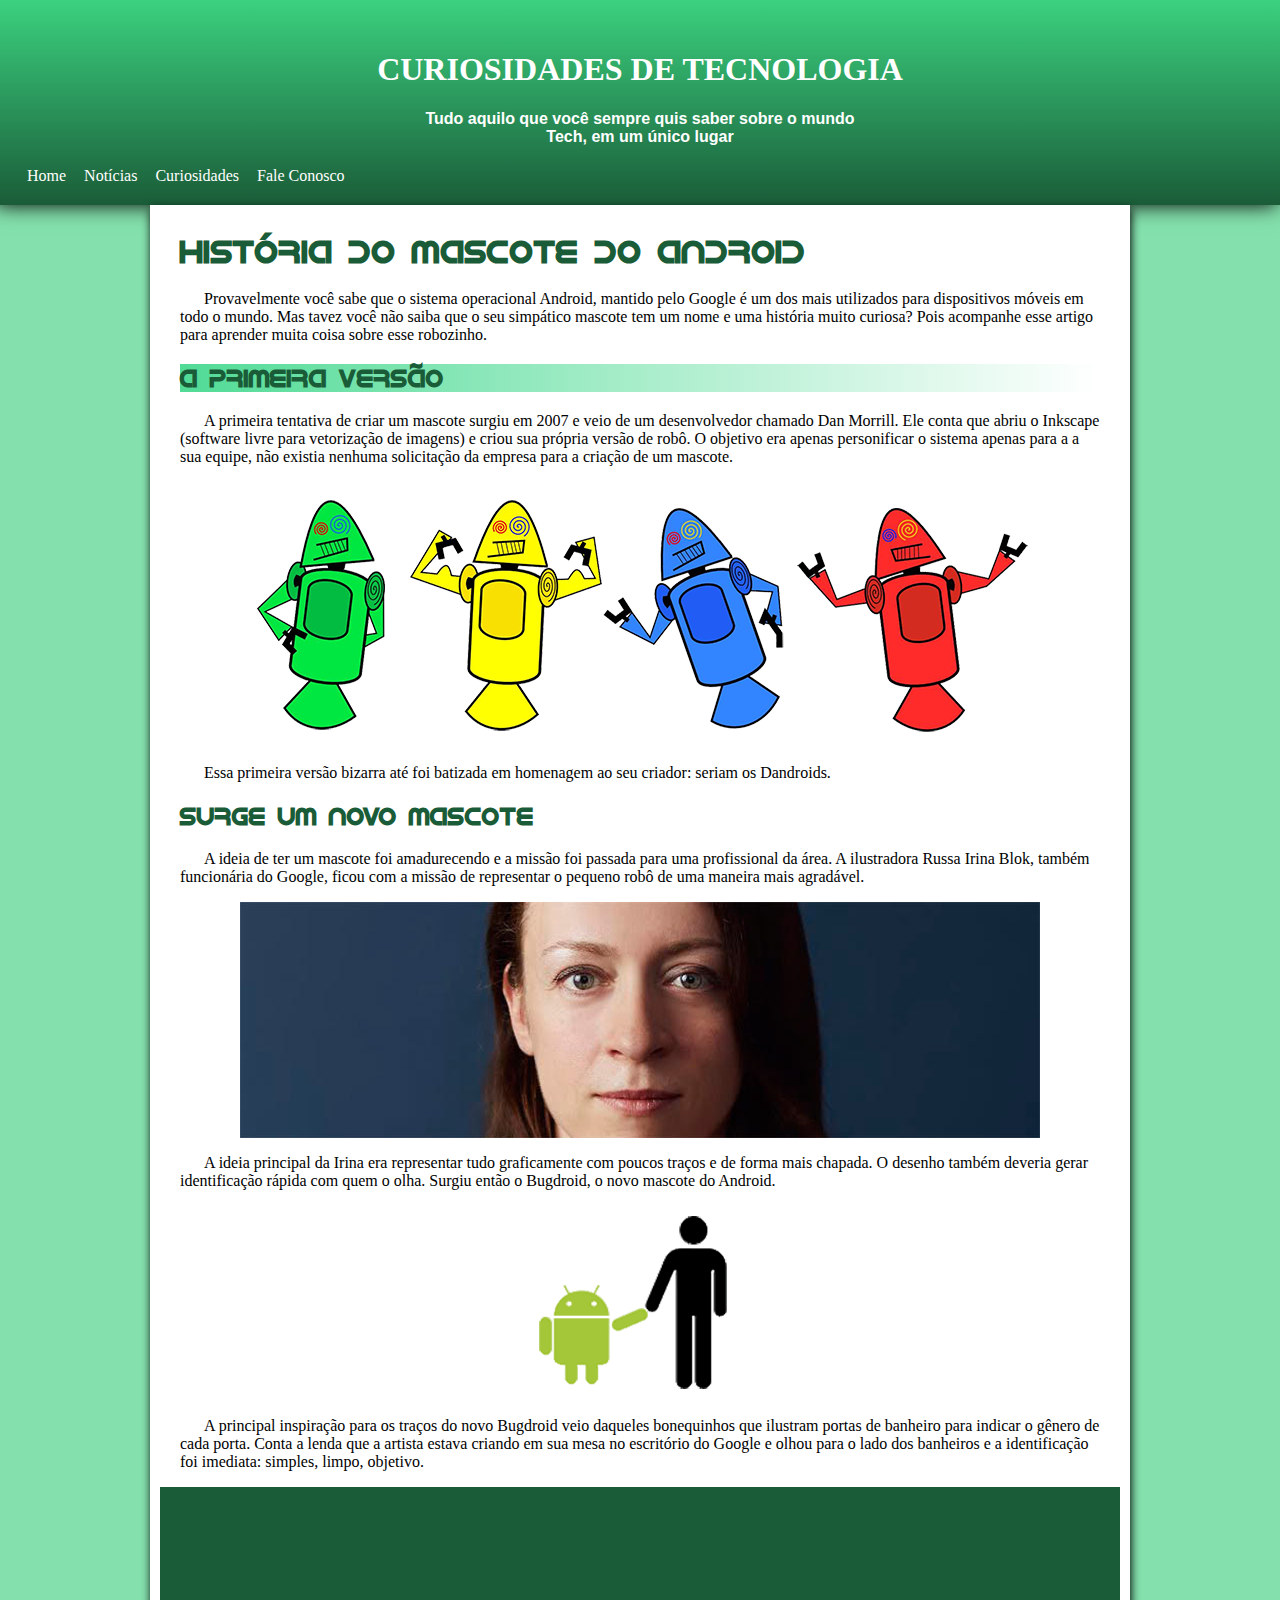
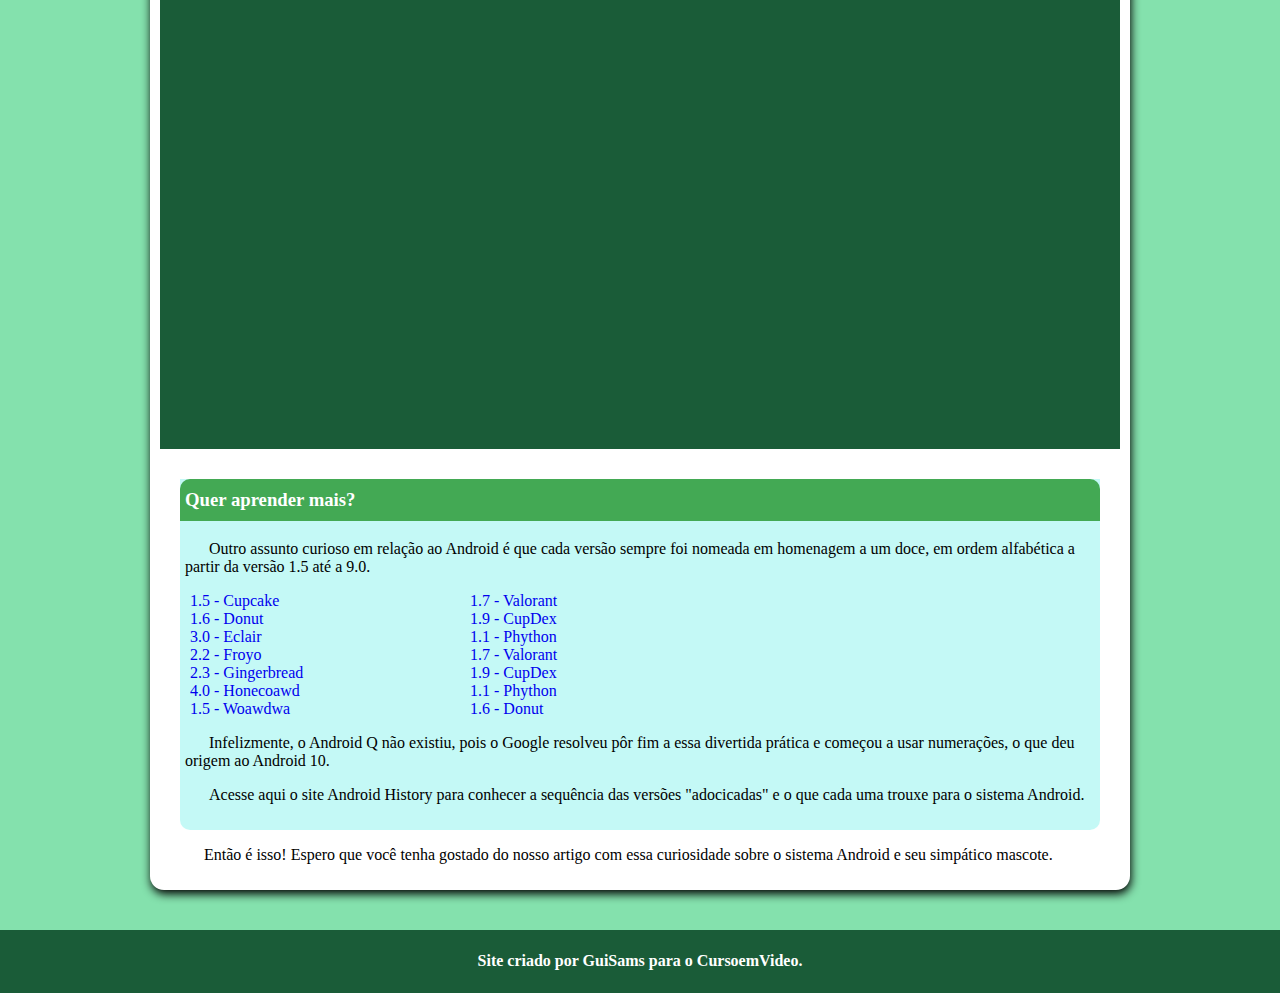
<file: android/index.html>
<!DOCTYPE html>
<html lang="pt-br">
<head>
    <meta charset="UTF-8">
    <meta http-equiv="X-UA-Compatible" content="IE=edge">
    <meta name="viewport" content="width=device-width, initial-scale=1.0">
    <link rel="stylesheet" href="style.css">
    <link rel="shortcut icon" href="imagens/favicon.ico" type="image/x-icon">
    <title>Android</title>
</head>
<body>
    <header>
        <h1>
            CURIOSIDADES DE TECNOLOGIA
        </h1>
        <h4>Tudo aquilo que você sempre quis saber sobre o mundo <br>Tech, em um único lugar</br>
        </h4>
        <nav>
            <li>
                <a href="">Home</a>
                <a href="">Notícias</a>
                <a href="">Curiosidades</a>
                <a href="">Fale Conosco</a>
            </li>
        </nav>
    </header>

    <div class="conteudo" >
        <div class="parte1" >
            <h1>
                História do Mascote do Android
            </h1>
            <p>
                Provavelmente você sabe que o sistema operacional Android, mantido pelo Google é um dos mais utilizados para dispositivos móveis em todo o mundo. Mas tavez você não saiba que o seu simpático mascote tem um nome e uma história muito curiosa? Pois acompanhe esse artigo para aprender muita coisa sobre esse robozinho.
            </p>
        </div>
        <div class="parte2" >
            <h2>
                A primeira versão
            </h2>

            <p>A primeira tentativa de criar um mascote surgiu em 2007 e veio de um desenvolvedor chamado Dan Morrill. Ele conta que abriu o Inkscape (software livre para vetorização de imagens) e criou sua própria versão de robô. O objetivo era apenas personificar o sistema apenas para a a sua equipe, não existia nenhuma solicitação da empresa para a criação de um mascote.
            </p>

            <picture>
                <source media="(max-width: 467px)" srcset="imagens/dan-droids-mobile.png">
                <source media="(max-width:1148px)" srcset="imagens/dan-droids-pq.png">
                <img src="imagens/dan-droids.png" alt="imagem dos robos" id="robos">
            </picture>



            <p>
                Essa primeira versão bizarra até foi batizada em homenagem ao seu criador: seriam os Dandroids.
            </p>
        </div>

        <div class="parte3" >
            <h2>
                Surge um novo mascote
            </h2>
            <p>
                A ideia de ter um mascote foi amadurecendo e a missão foi passada para uma profissional da área. A ilustradora Russa Irina Blok, também funcionária do Google, ficou com a missão de representar o pequeno robô de uma maneira mais agradável.
            </p>
            <picture>
                <source media="(max-width: 467px)" srcset="imagens/irina-blok-mobile.jpg">
                <source media="(max-width: 1159px)" srcset="imagens/irina-blok-pq.jpg">
                <img src="imagens/irina-blok.jpg" alt="rosto de uma mulher">
            </picture>
            <p>
                A ideia principal da Irina era representar tudo graficamente com poucos traços e de forma mais chapada. O desenho também deveria gerar identificação rápida com quem o olha. Surgiu então o Bugdroid, o novo mascote do Android.
            </p>
            <img src="imagens/bugdroid.png" alt="">
            <p>
                A principal inspiração para os traços do novo Bugdroid veio daqueles bonequinhos que ilustram portas de banheiro para indicar o gênero de cada porta. Conta a lenda que a artista estava criando em sua mesa no escritório do Google e olhou para o lado dos banheiros e a identificação foi imediata: simples, limpo, objetivo.
            </p>

            <div class="video">
                <iframe 
                    width="692" height="389" src="https://www.youtube.com/embed/l2UDgpLz20M" title="The next evolution of Android" frameborder="0" allow="accelerometer; autoplay; clipboard-write; encrypted-media; gyroscope; picture-in-picture" allowfullscreen>
                </iframe>
            </div>
        </div>
        <div class="parte4" >
            <h3>Quer aprender mais?</h3>
            <p>
                Outro assunto curioso em relação ao Android é que cada versão sempre foi nomeada em homenagem a um doce, em ordem alfabética a partir da versão 1.5 até a 9.0.
            </p>
                <div class="coluna1"
                    <li>
                        <a href="https://www.google.com">1.5 - Cupcake</a>
                    </li>
                    <li>
                        <a href="https://www.google.com">1.6 - Donut</a>
                    </li>
                    <li>
                        <a href="https://www.google.com">3.0 - Eclair</a>
                    </li>
                    <li>
                        <a href="https://www.google.com">2.2 - Froyo</a>
                    </li>
                    <li>
                        <a href="https://www.google.com">2.3 - Gingerbread</a>
                    </li>
                    <li>
                        <a href="https://www.google.com">4.0 - Honecoawd</a>
                    </li>
                    <li>
                        <a href="https://www.google.com">1.5 - Woawdwa</a>
                    </li>
                </div>
                <div class="coluna2"
                    <li>
                        <a href="https://www.google.com">1.7 - Valorant</a>
                    </li>
                    <li>
                        <a href="https://www.google.com">1.9 - CupDex</a>
                    </li>
                    <li>
                        <a href="https://www.google.com">1.1 - Phython</a>
                    </li>
                    <li>
                        <a href="https://www.google.com">1.7 - Valorant</a>
                    </li>
                    <li>
                        <a href="https://www.google.com">1.9 - CupDex</a>
                    </li>
                    <li>
                        <a href="https://www.google.com">1.1 - Phython</a>
                    </li>
                    <li>
                        <a href="https://www.google.com">1.6 - Donut</a>
                    </li>
                </div>
            <p>
                Infelizmente, o Android Q não existiu, pois o Google resolveu pôr fim a essa divertida prática e começou a usar numerações, o que deu origem ao Android 10.
            </p>

            <p id="acesse">
                Acesse aqui o site Android History para conhecer a sequência das versões "adocicadas" e o que cada uma trouxe para o sistema Android.
            </p>

        </div>

        <div class="final" >
            <p id="paragrafo_sem_bg">Então é isso! Espero que você tenha gostado do nosso artigo com essa curiosidade sobre o sistema Android e seu simpático mascote.
            </p>
        </div>
    </div>

    <div class="footer-bottom" >
        <h4>
            Site criado por GuiSams para o CursoemVideo.
        </h4>

    </div>
</body>
</html>
</file>
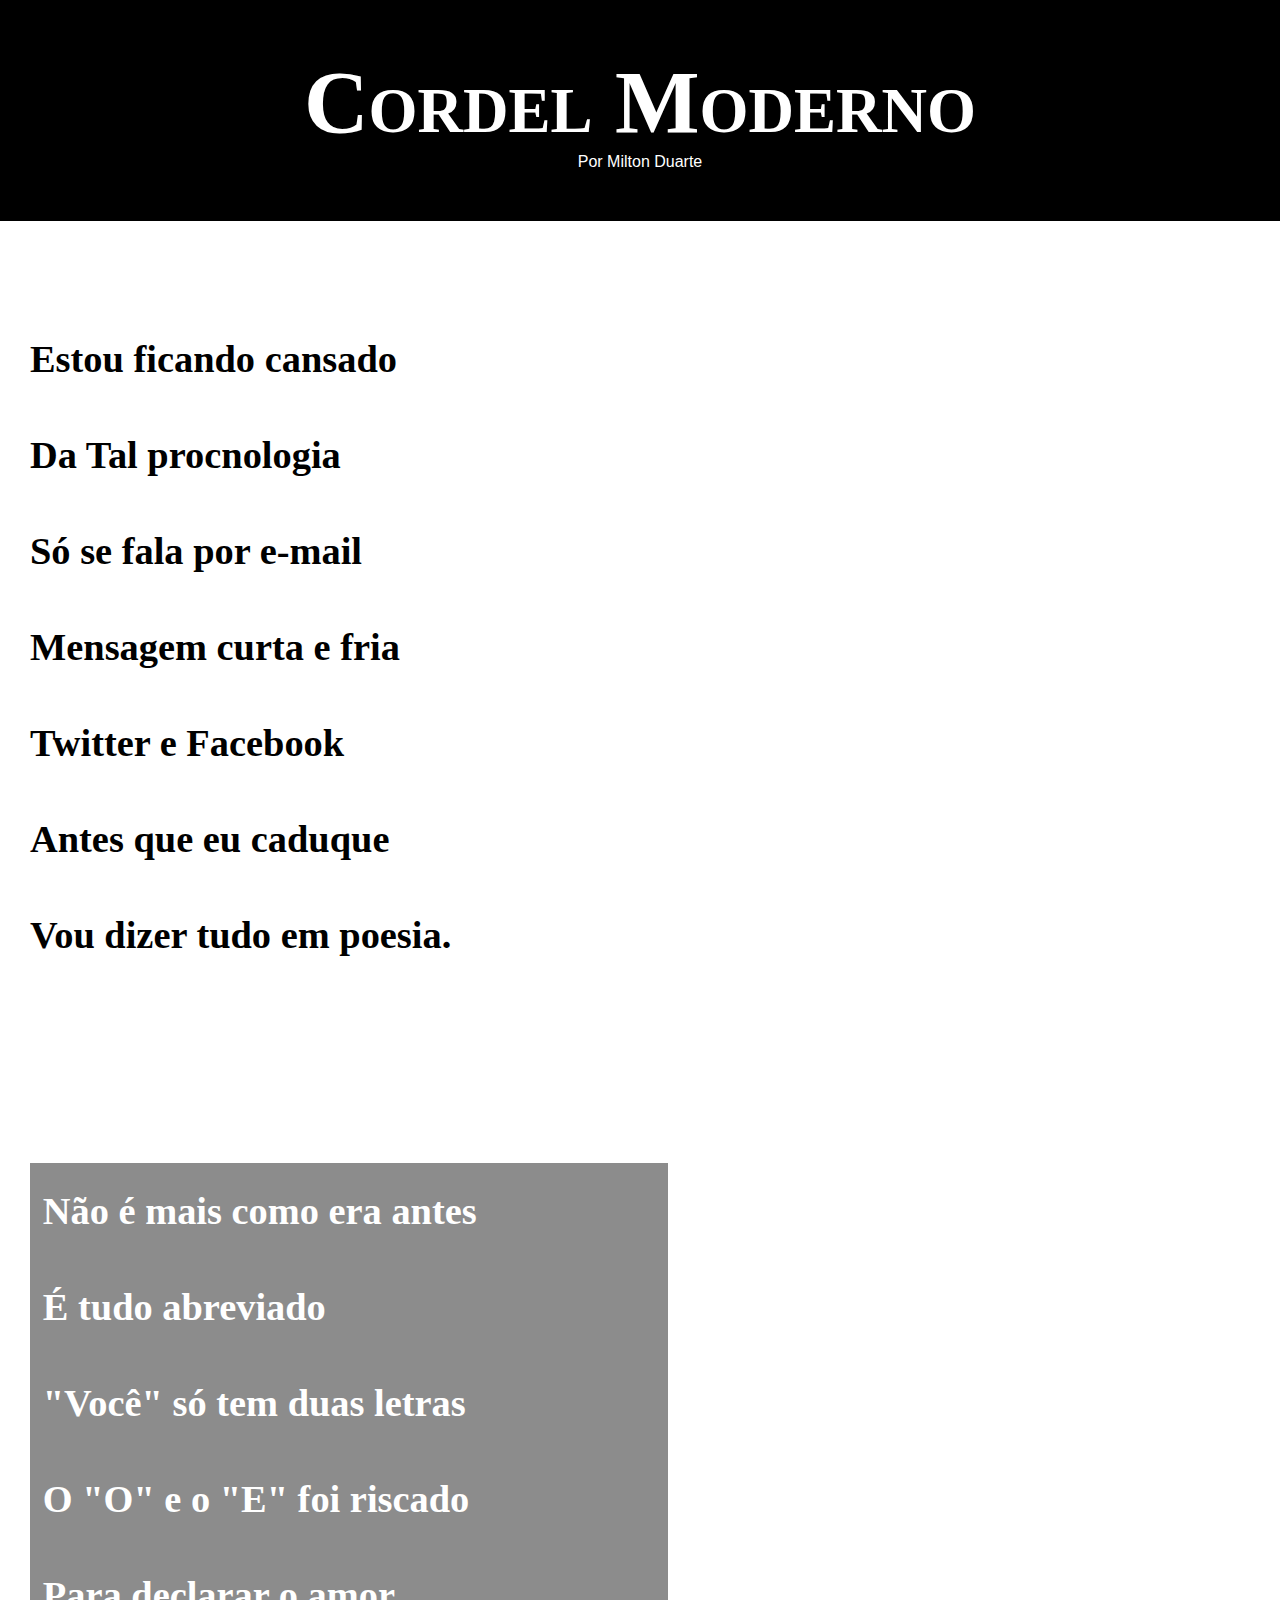
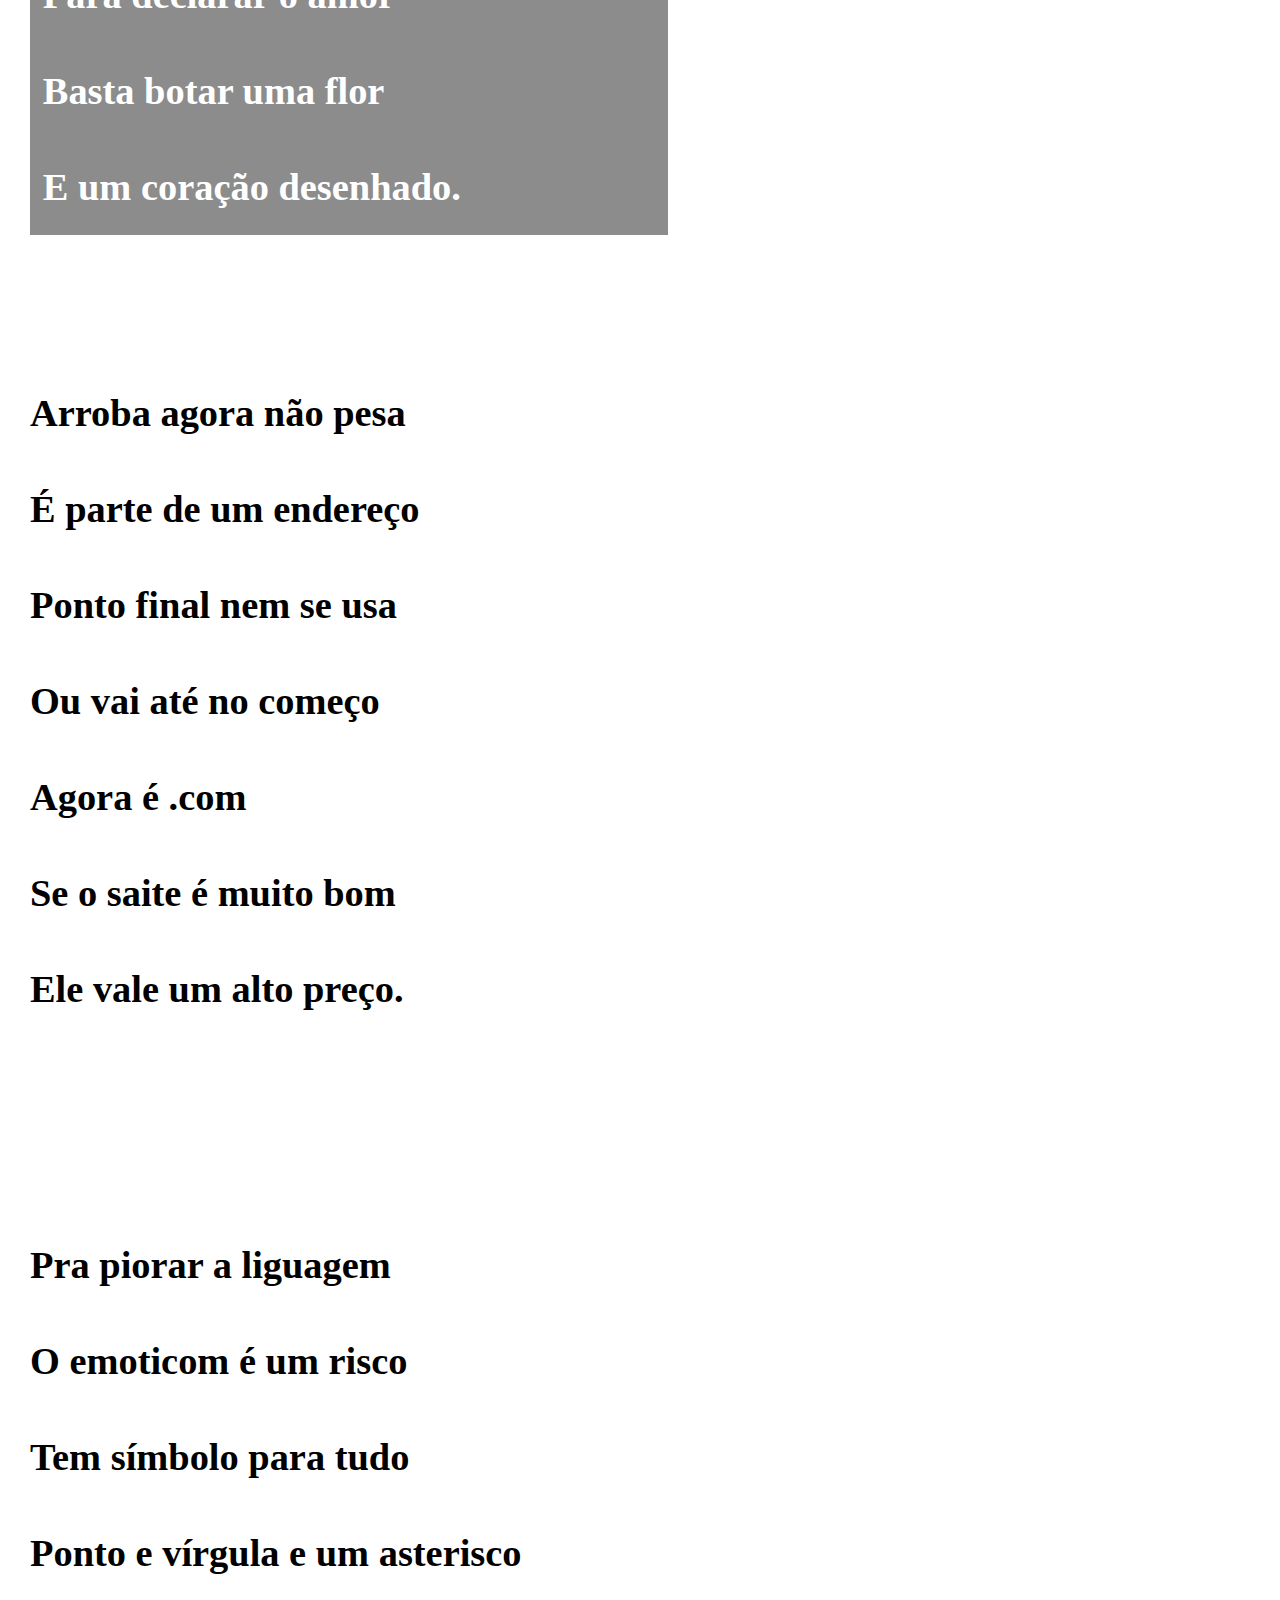
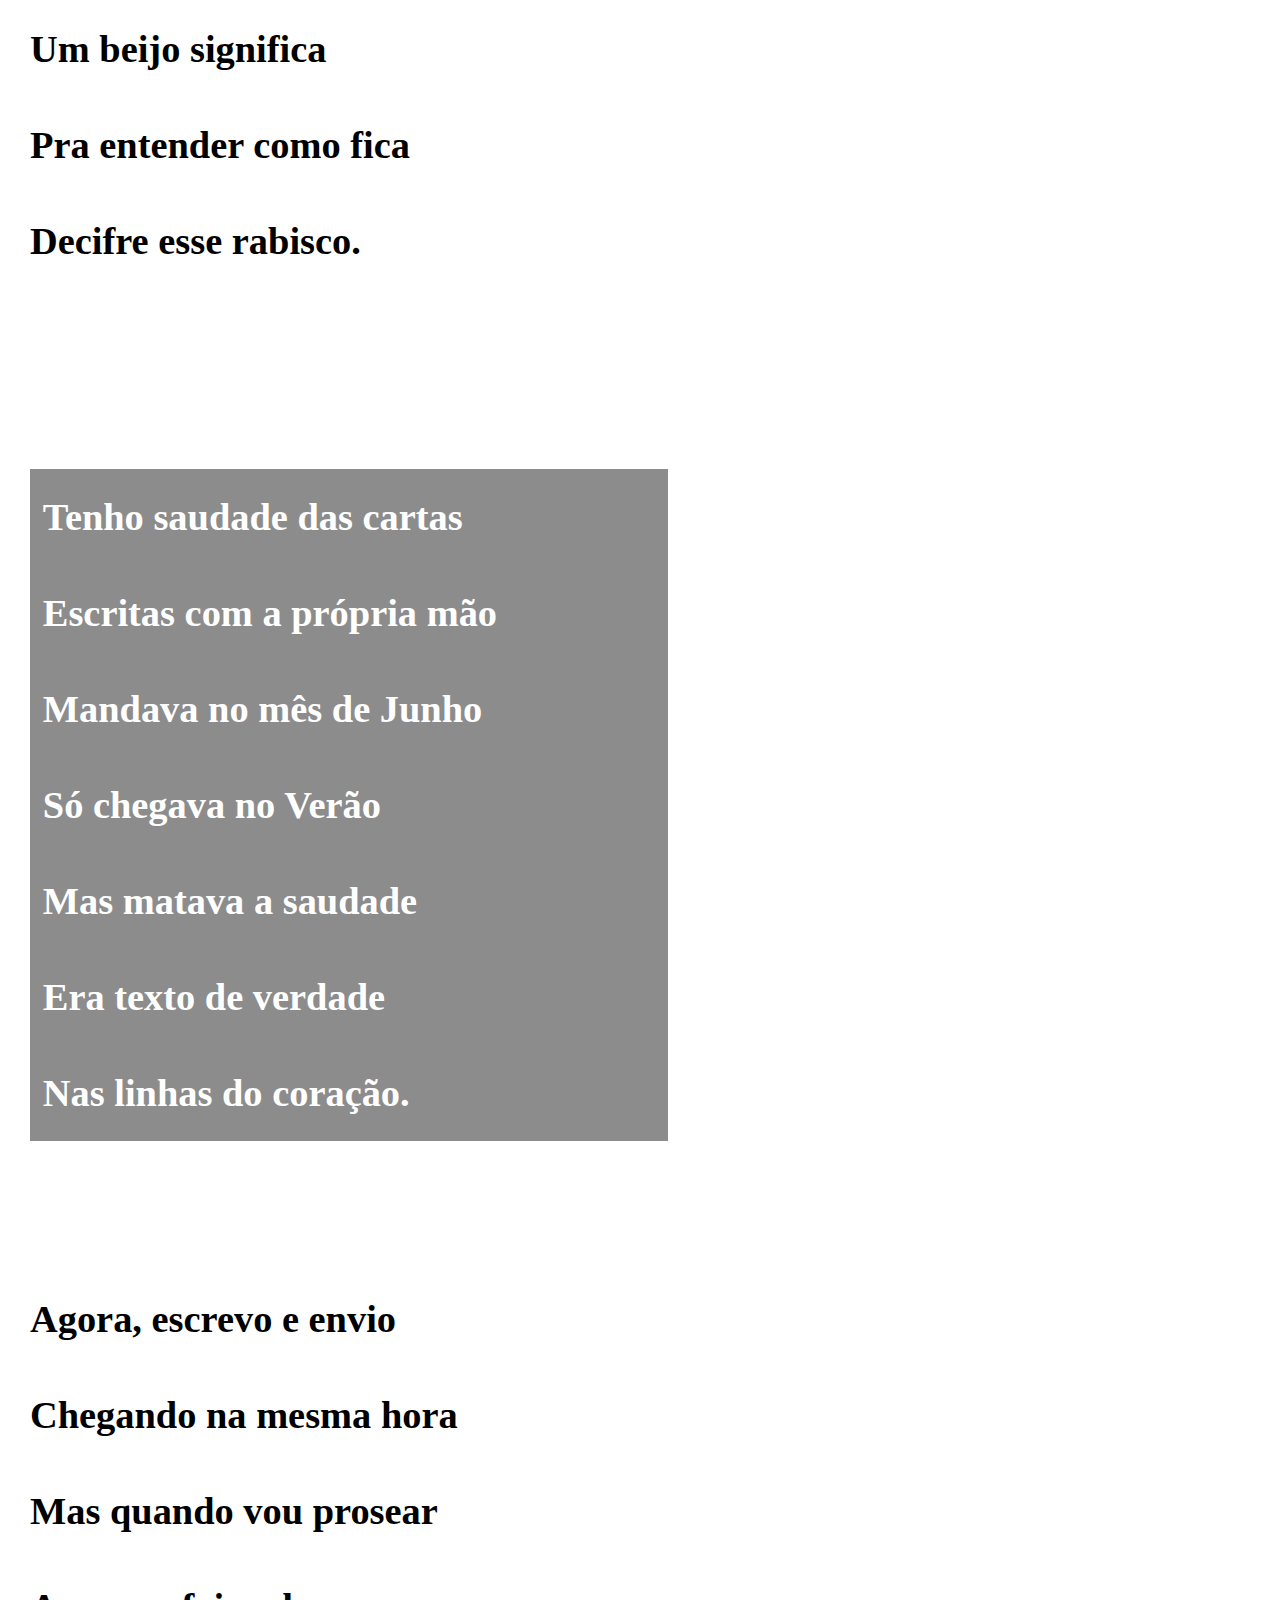
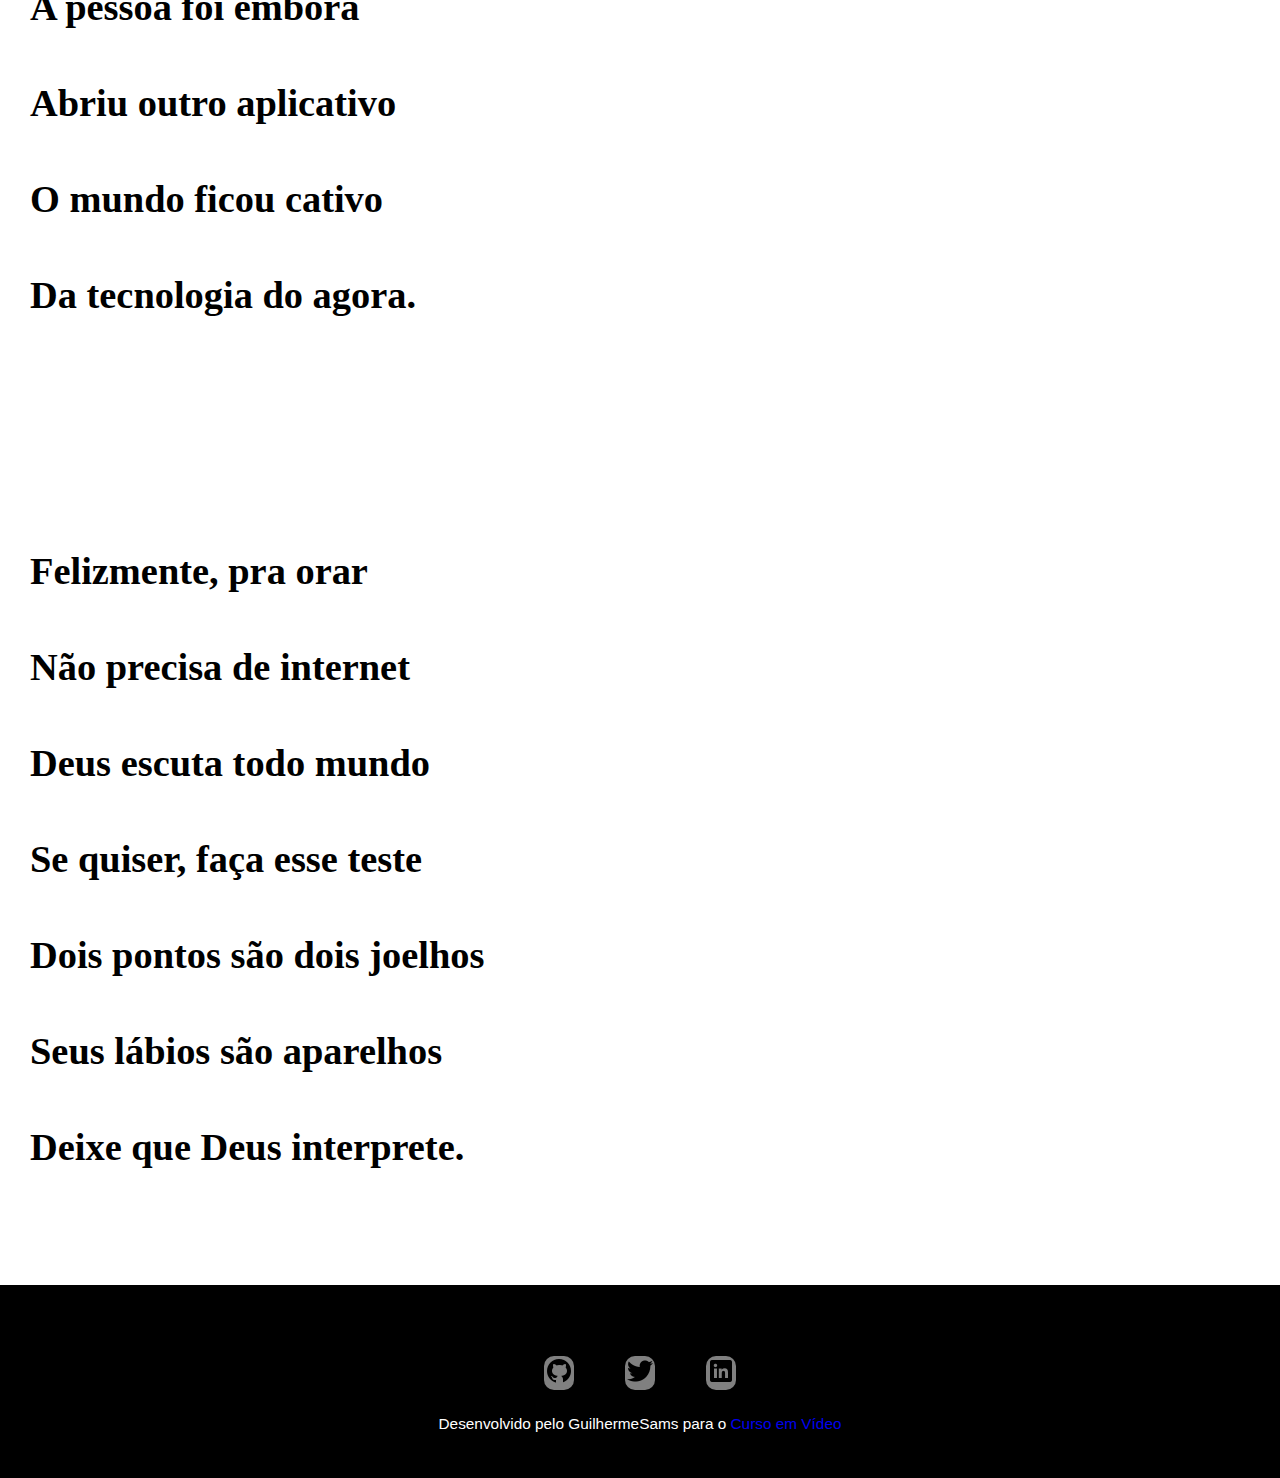
<file: cordel-moderno/index.html>
<!DOCTYPE html>
<html lang="pt-br">
<head>
    <meta charset="UTF-8">
    <meta http-equiv="X-UA-Compatible" content="IE=edge">
    <meta name="viewport" content="width=device-width, initial-scale=1.0">
    <link rel="stylesheet" href="style.css">
    <title>Cordel Moderno</title>
</head>
<body>
    <header>
        <h1>
            Cordel Moderno
        </h1>
        <p id="link">
            Por <a href="https://www.recantodasletras.com.br/poesias/3186743">Milton Duarte</a>
        </p>
    </header>
    <container>
    <section>
        <p>Estou ficando cansado</p>
        <p>Da Tal procnologia</p>
        <p>Só se fala por e-mail</p>
        <p>Mensagem curta e fria</p>
        <p>Twitter e Facebook</p>
        <p>Antes que eu caduque</p>
        <p>Vou dizer tudo em poesia.</p>
    </section>
    <section class="image_with_background" id="image1">
        <p>Não é mais como era antes</p>
        <p>É tudo abreviado</p>
        <p>"Você" só tem duas letras</p>
        <p>O "O" e o "E" foi riscado</p>
        <p>Para declarar o amor</p>
        <p>Basta botar uma flor</p>
        <p>E um coração desenhado.</p>
    </section>
    <section>
        <p>Arroba agora não pesa</p>
        <p>É parte de um endereço</p>
        <p>Ponto final nem se usa</p>
        <p>Ou vai até no começo</p>
        <p>Agora é .com</p>
        <p>Se o saite é muito bom</p>
        <p>Ele vale um alto preço.</p>
    </section>
    <section>
        <p>Pra piorar a liguagem</p>
        <p>O emoticom é um risco</p>
        <p>Tem símbolo para tudo</p>
        <p>Ponto e vírgula e um asterisco</p>
        <p>Um beijo significa</p>
        <p>Pra entender como fica</p>
        <p>Decifre esse rabisco.</p>
    </section>
    <section class="image_with_background" id="image2">
        <p>Tenho saudade das cartas</p>
        <p>Escritas com a própria mão</p>
        <p>Mandava no mês de Junho</p>
        <p>Só chegava no Verão</p>
        <p>Mas matava a saudade</p>
        <p>Era texto de verdade</p>
        <p>Nas linhas do coração.</p>
    </section>
    <section>
        <p>Agora, escrevo e envio</p>
        <p>Chegando na mesma hora</p>
        <p>Mas quando vou prosear</p>
        <p>A pessoa foi embora</p>
        <p>Abriu outro aplicativo</p>
        <p>O mundo ficou cativo</p>
        <p>Da tecnologia do agora.</p>
    </section>
    <section>
        <p>Felizmente, pra orar</p>
        <p>Não precisa de internet</p>
        <p>Deus escuta todo mundo</p>
        <p>Se quiser, faça esse teste</p>
        <p>Dois pontos são dois joelhos</p>
        <p>Seus lábios são aparelhos</p>
        <p>Deixe que Deus interprete.</p>
    </section>
    </container>
    <footer>
        <div class="icons">
            <li>
                <ul>
                   <a href="www.github.com"> <img src="imagens/icons8-github-30.png" alt="github icon"></a>                  
                </ul>
                <ul>
                    <a href="wwww.twitter.com"> <img src="imagens/icons8-twitter-30.png" alt="twiiter icon"></a>
                </ul>
                <ul>
                    <a href="www.linkedin.com.br"> <img src="imagens/icons8-linkedin-30.png" alt="linkeding icon"></a>
                </ul>
            </li>
            <p>
                Desenvolvido pelo GuilhermeSams para o <a href="https://www.youtube.com/@CursoemVideo">Curso em Vídeo</a>
            </p>
    </footer>
</body>
</html>
</file>
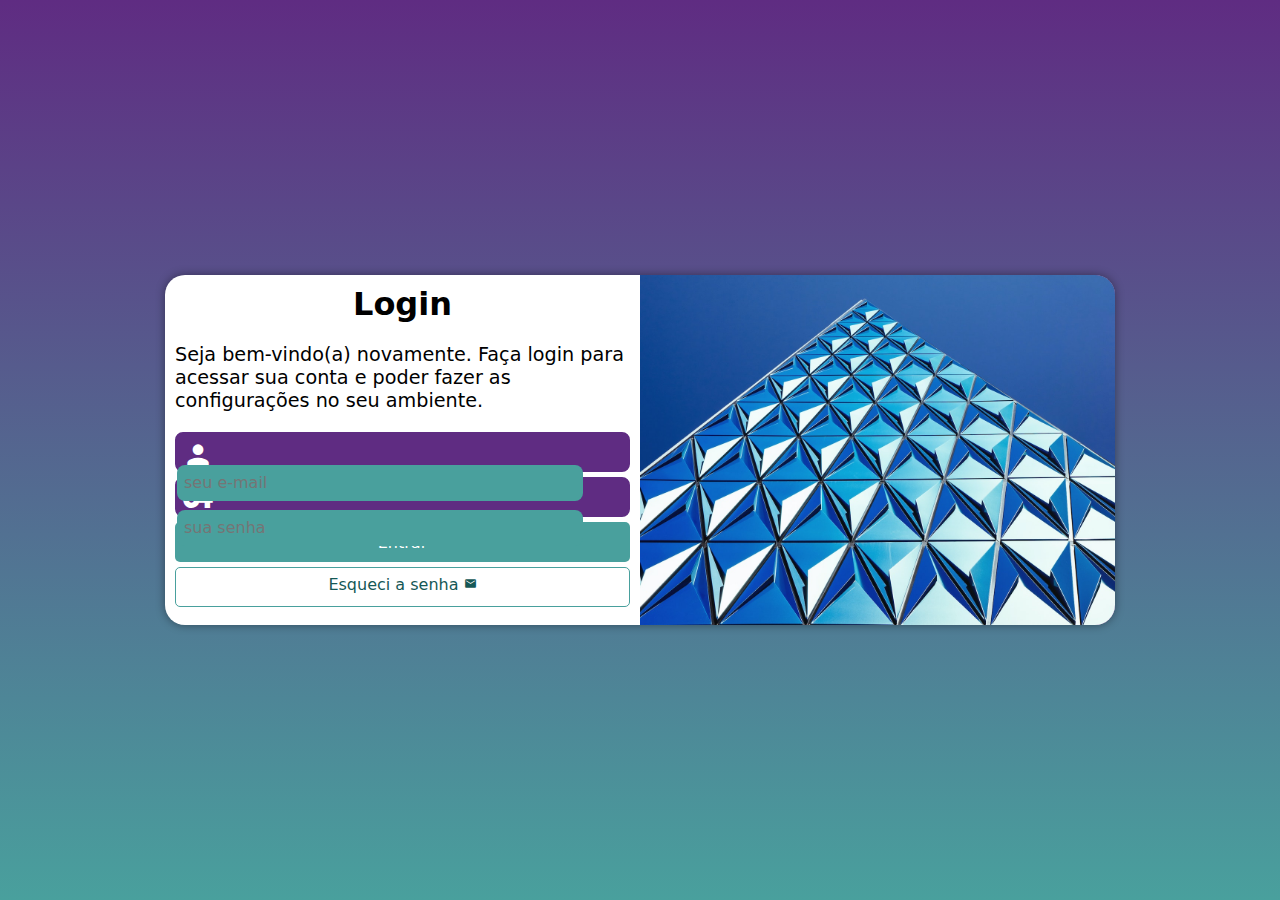
<file: projeto-login/index.html>
<!DOCTYPE html>
<html lang="pt-br">
<head>
    <meta charset="UTF-8">
    <meta http-equiv="X-UA-Compatible" content="IE=edge">
    <meta name="viewport" content="width=device-width, initial-scale=1.0">
    <link rel="stylesheet" href="estilos/style.css">
    <link rel="stylesheet" href="estilos/media-queries.css">
    <link href="https://fonts.googleapis.com/icon?family=Material+Icons" rel="stylesheet">

    <title>Document</title>
</head>
<body>
    <main>
        <section id="login">
            <div id="imagem">
            </div>

            <div id="formulario">
                <h1>Login</h1>
                <p>Seja bem-vindo(a) novamente. Faça login para acessar sua conta e poder fazer as configurações no seu ambiente.</p>

                <form action="login.php" method="post" autocomplete="on">
                    <div class="campo">
                        <i class="material-icons">person</i>
                        <input type="email" name="login" id="ilogin" placeholder="seu e-mail" autocomplete="email" pattern="[a-z0-9._%+-]+@[a-z0-9.-]+\.[a-z]{2,4}$" required maxlength="30">
                        <label for="ilogin">Logi</label>
                    </div>
                    <div class="campo">
                        <i class="material-icons">vpn_key</i>
                        <input type="password" name="senha" id="isenha" placeholder="sua senha" autocomplete="current-password" minlength="8" maxlength="30" required>
                        <label for="isenha">Senh</label>
                    </div>
                    <input type="submit" value="Entrar">
                    <a class="botao" href="Esqueci.html">Esqueci a senha <i class="material-icons">mail</i></a>
                </form>
            </div>
        </section>
    </main>
</body>
</html>
</file>
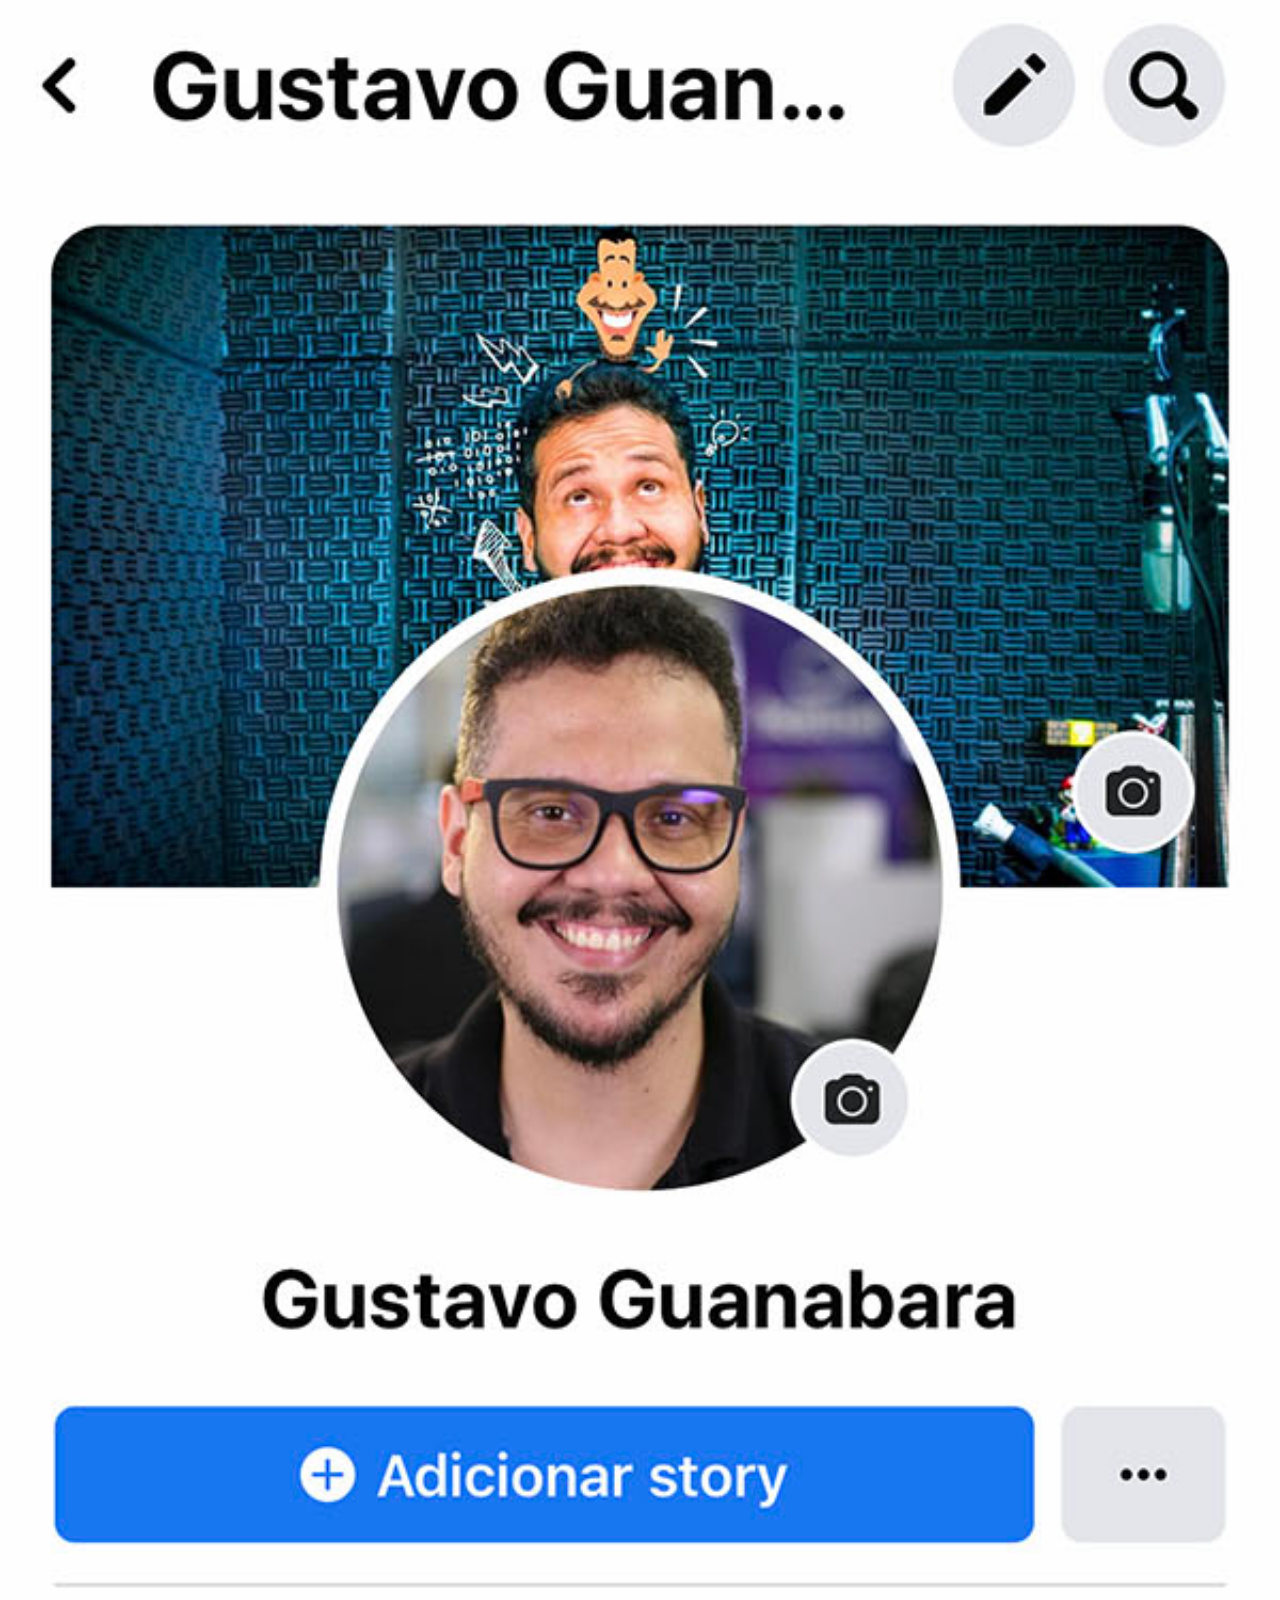
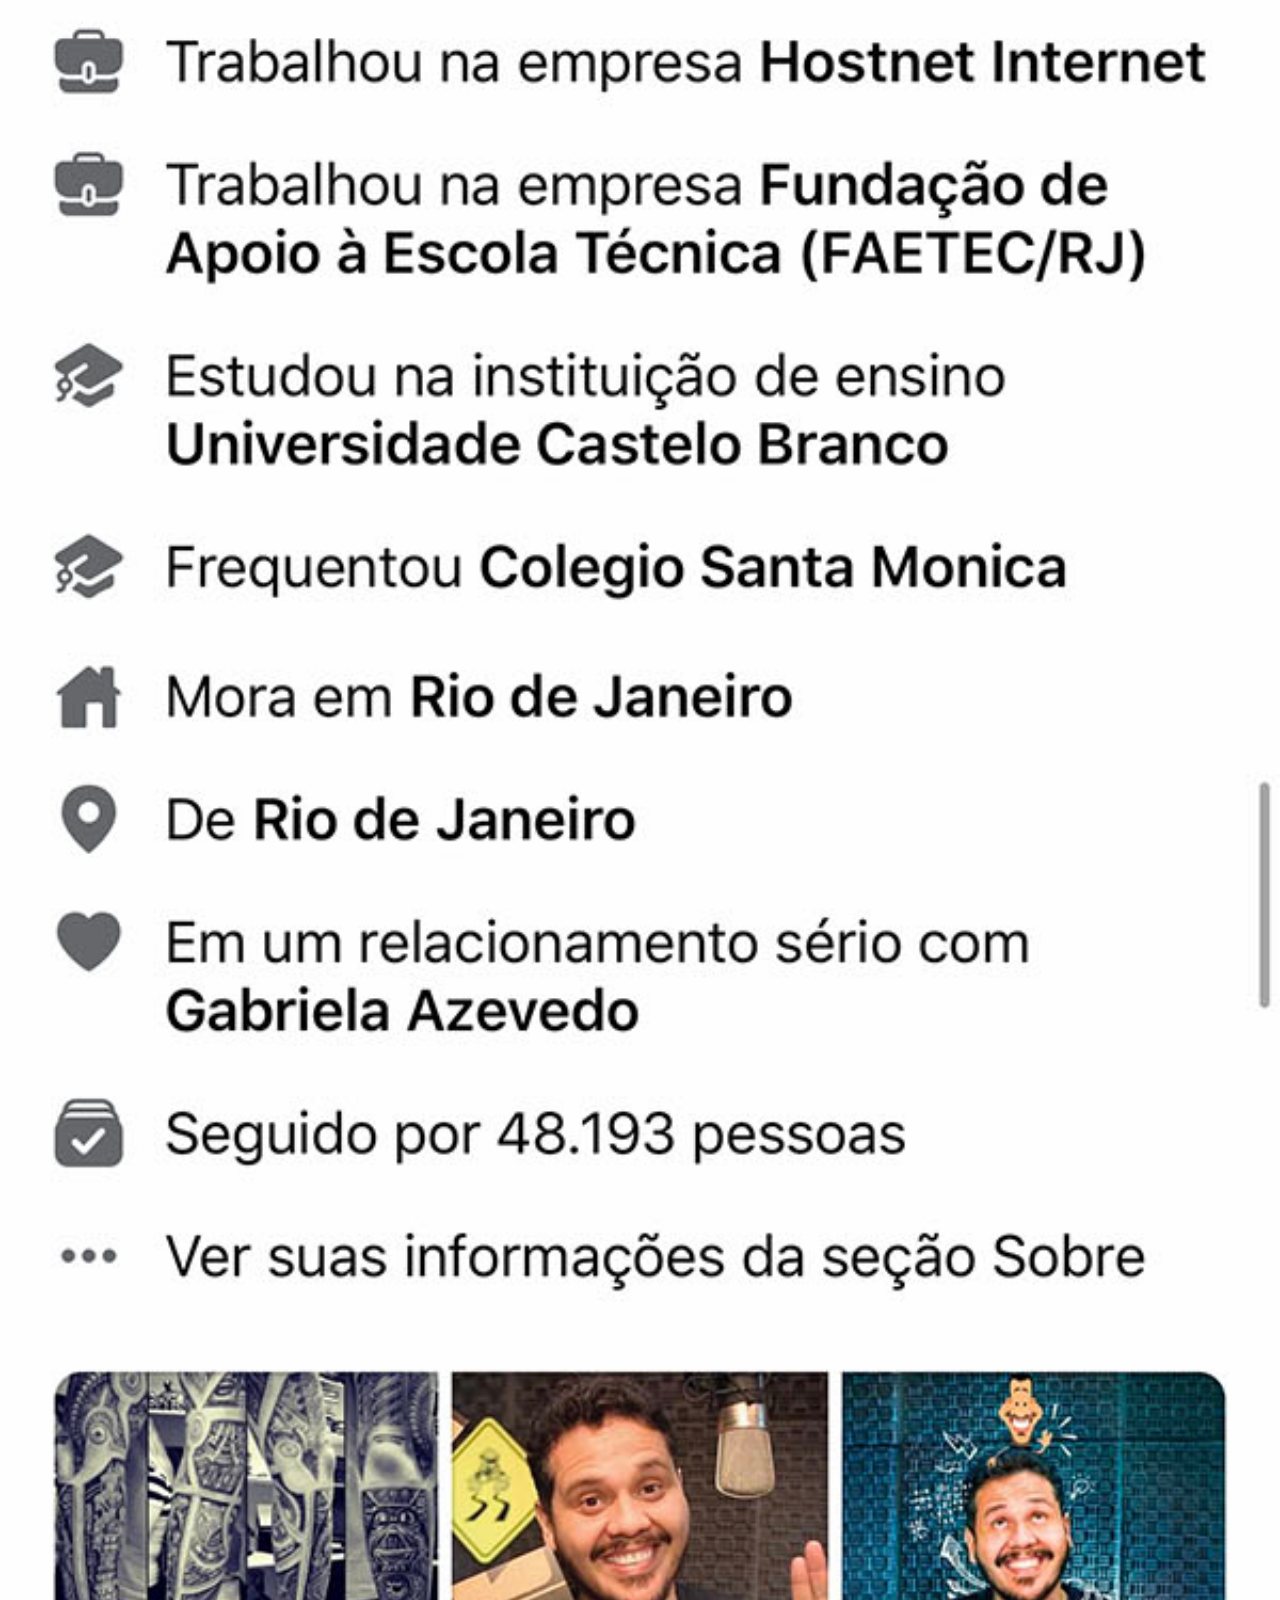
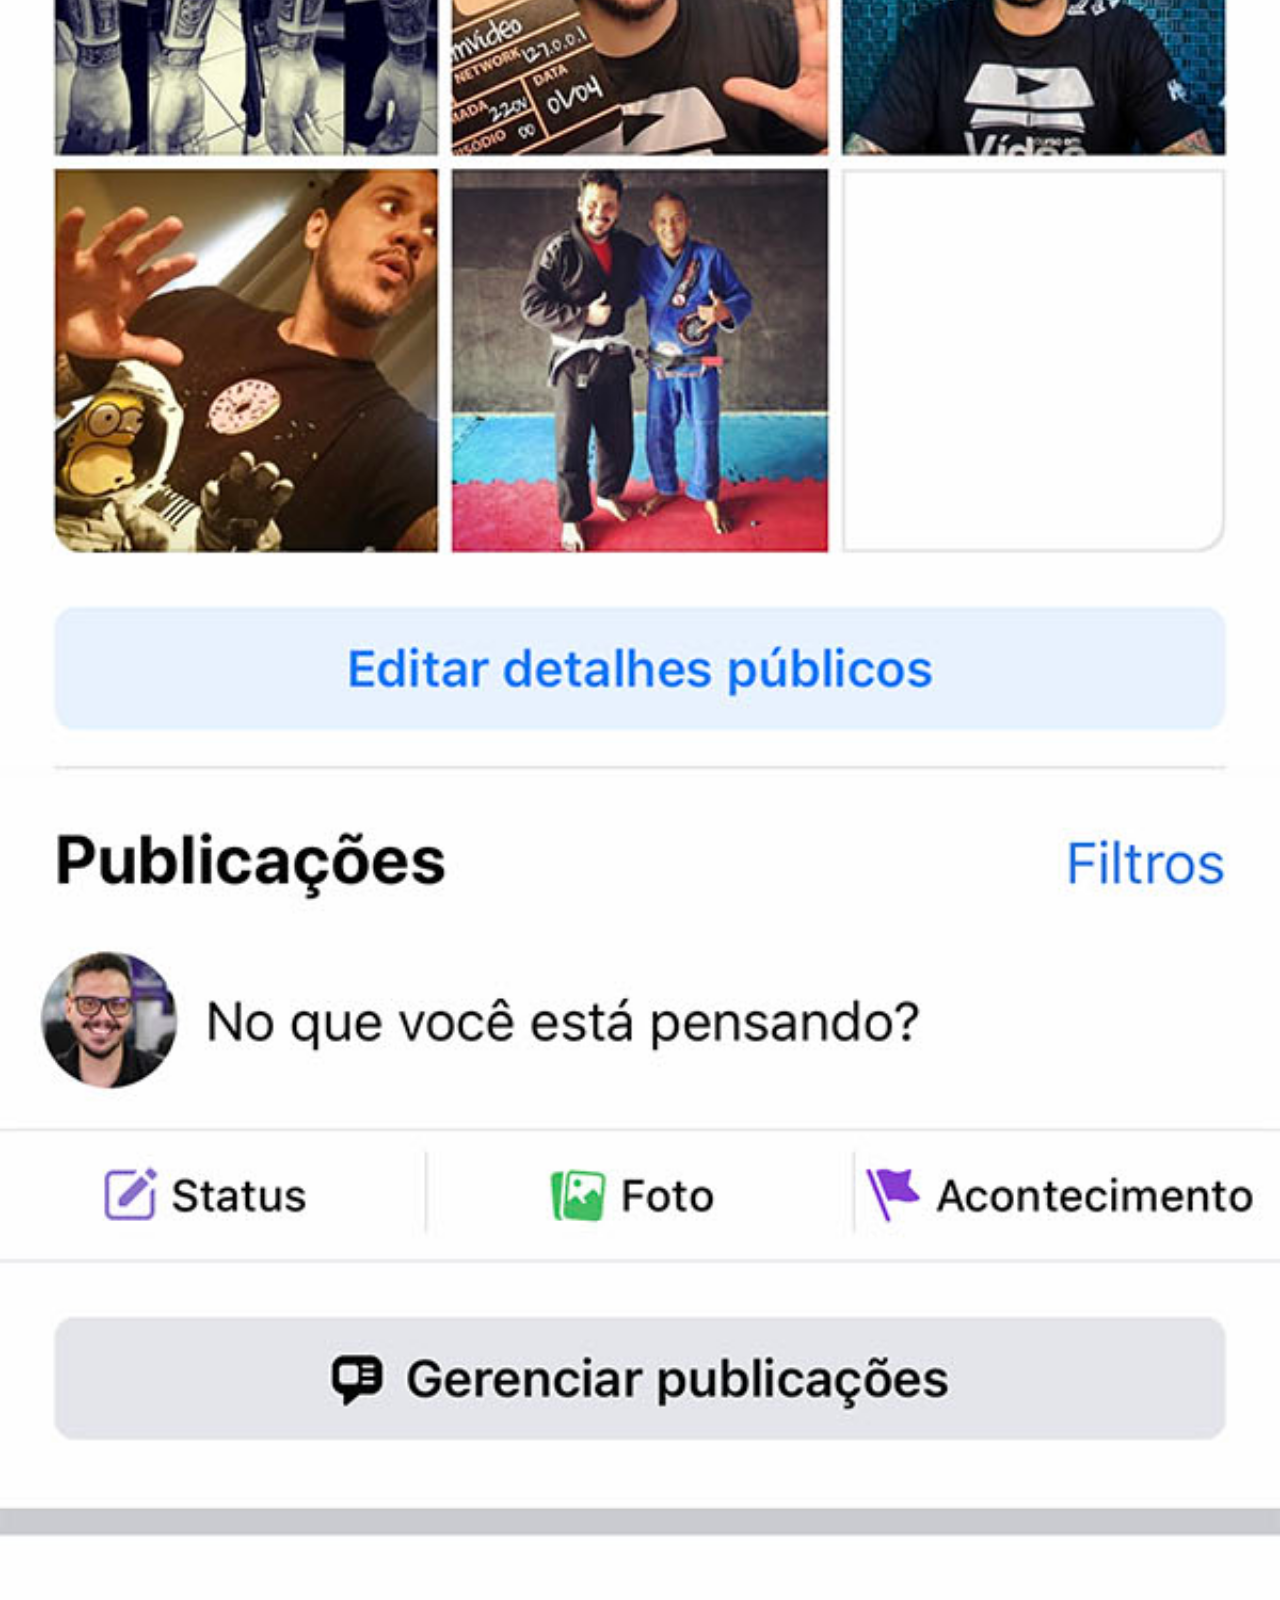
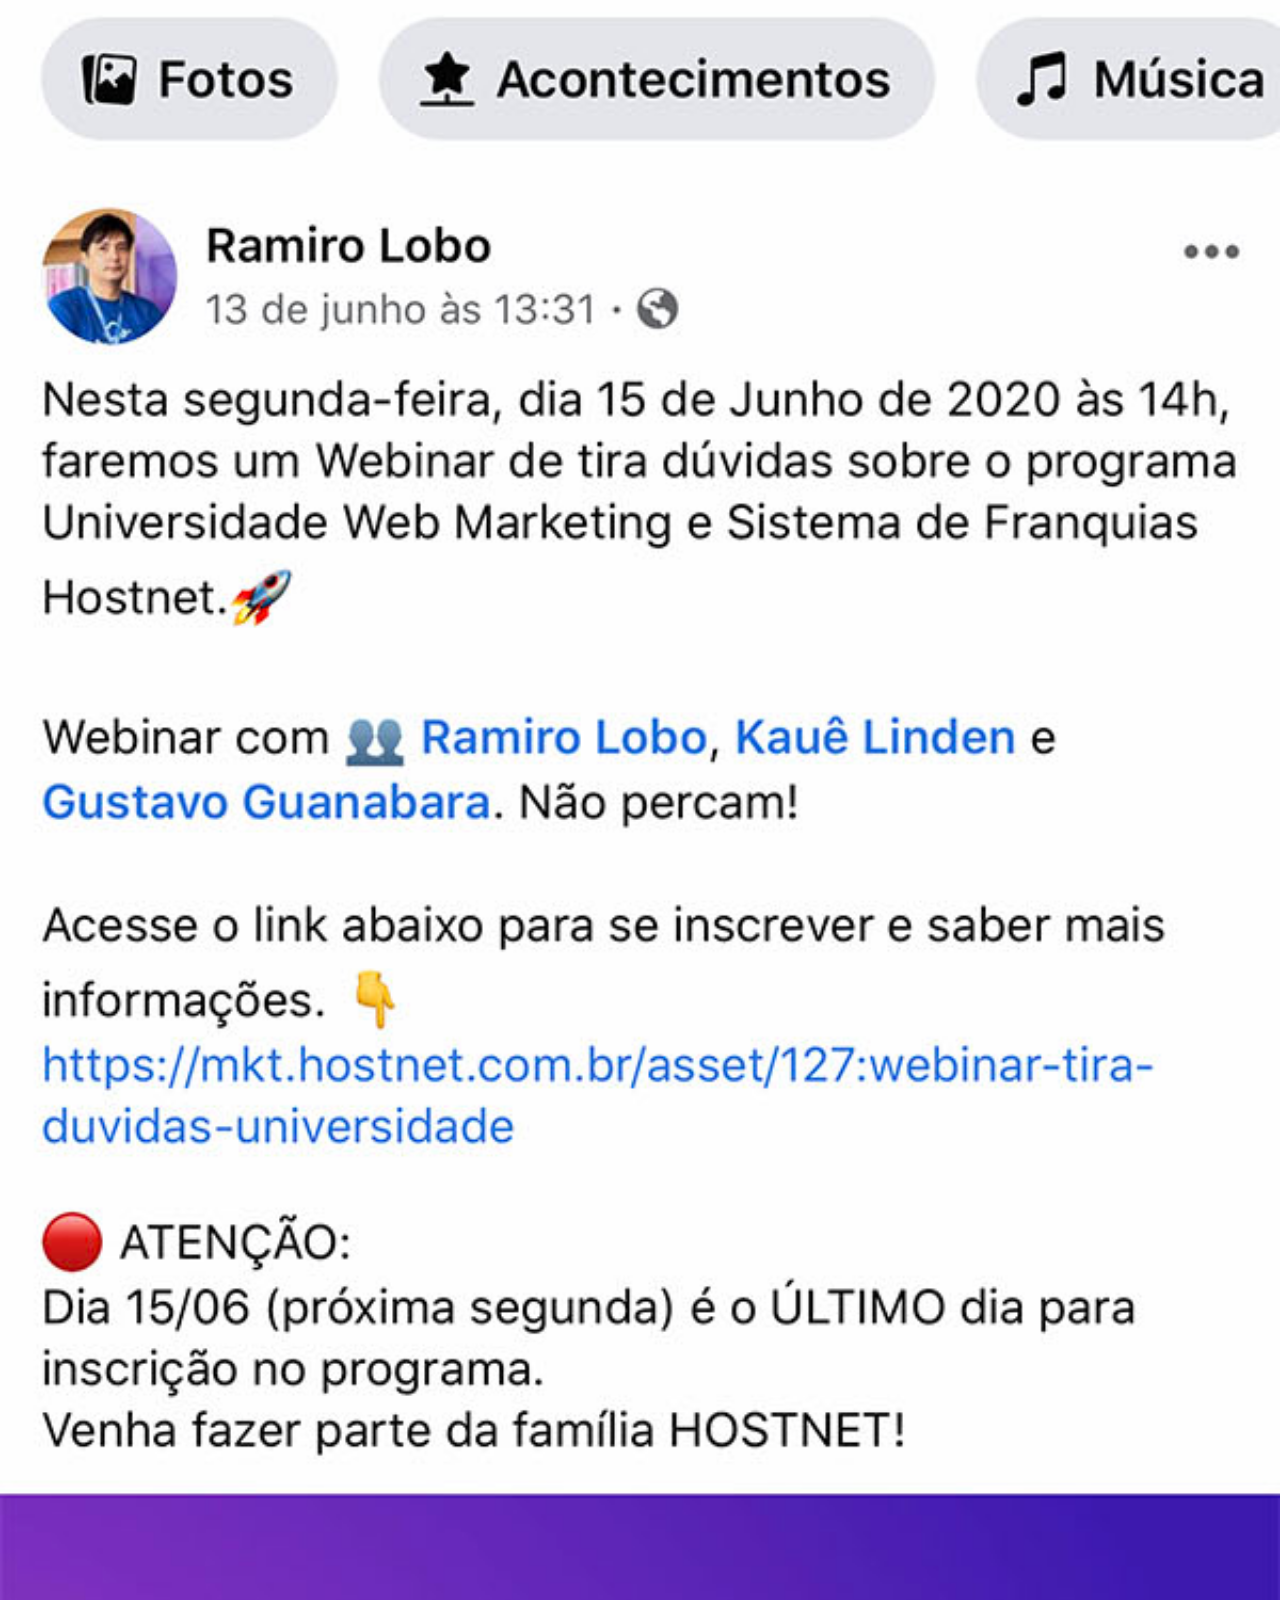
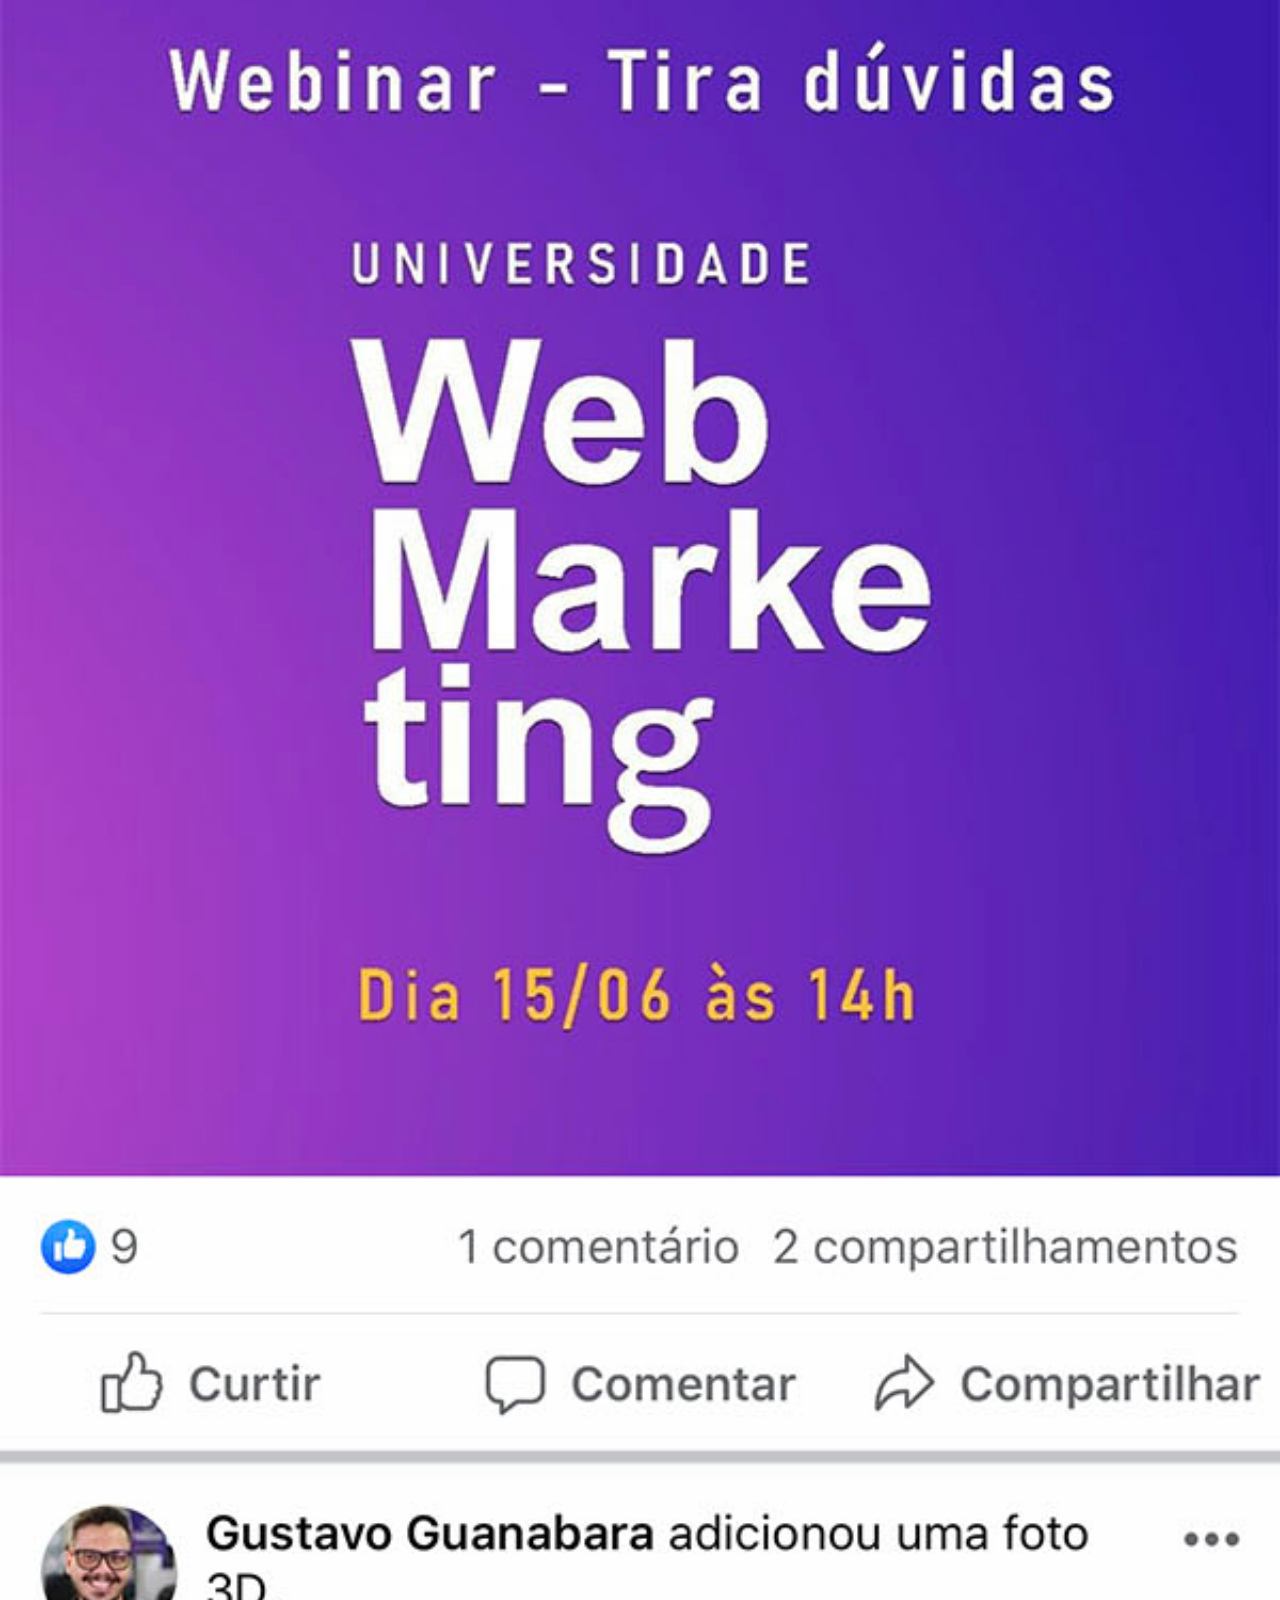
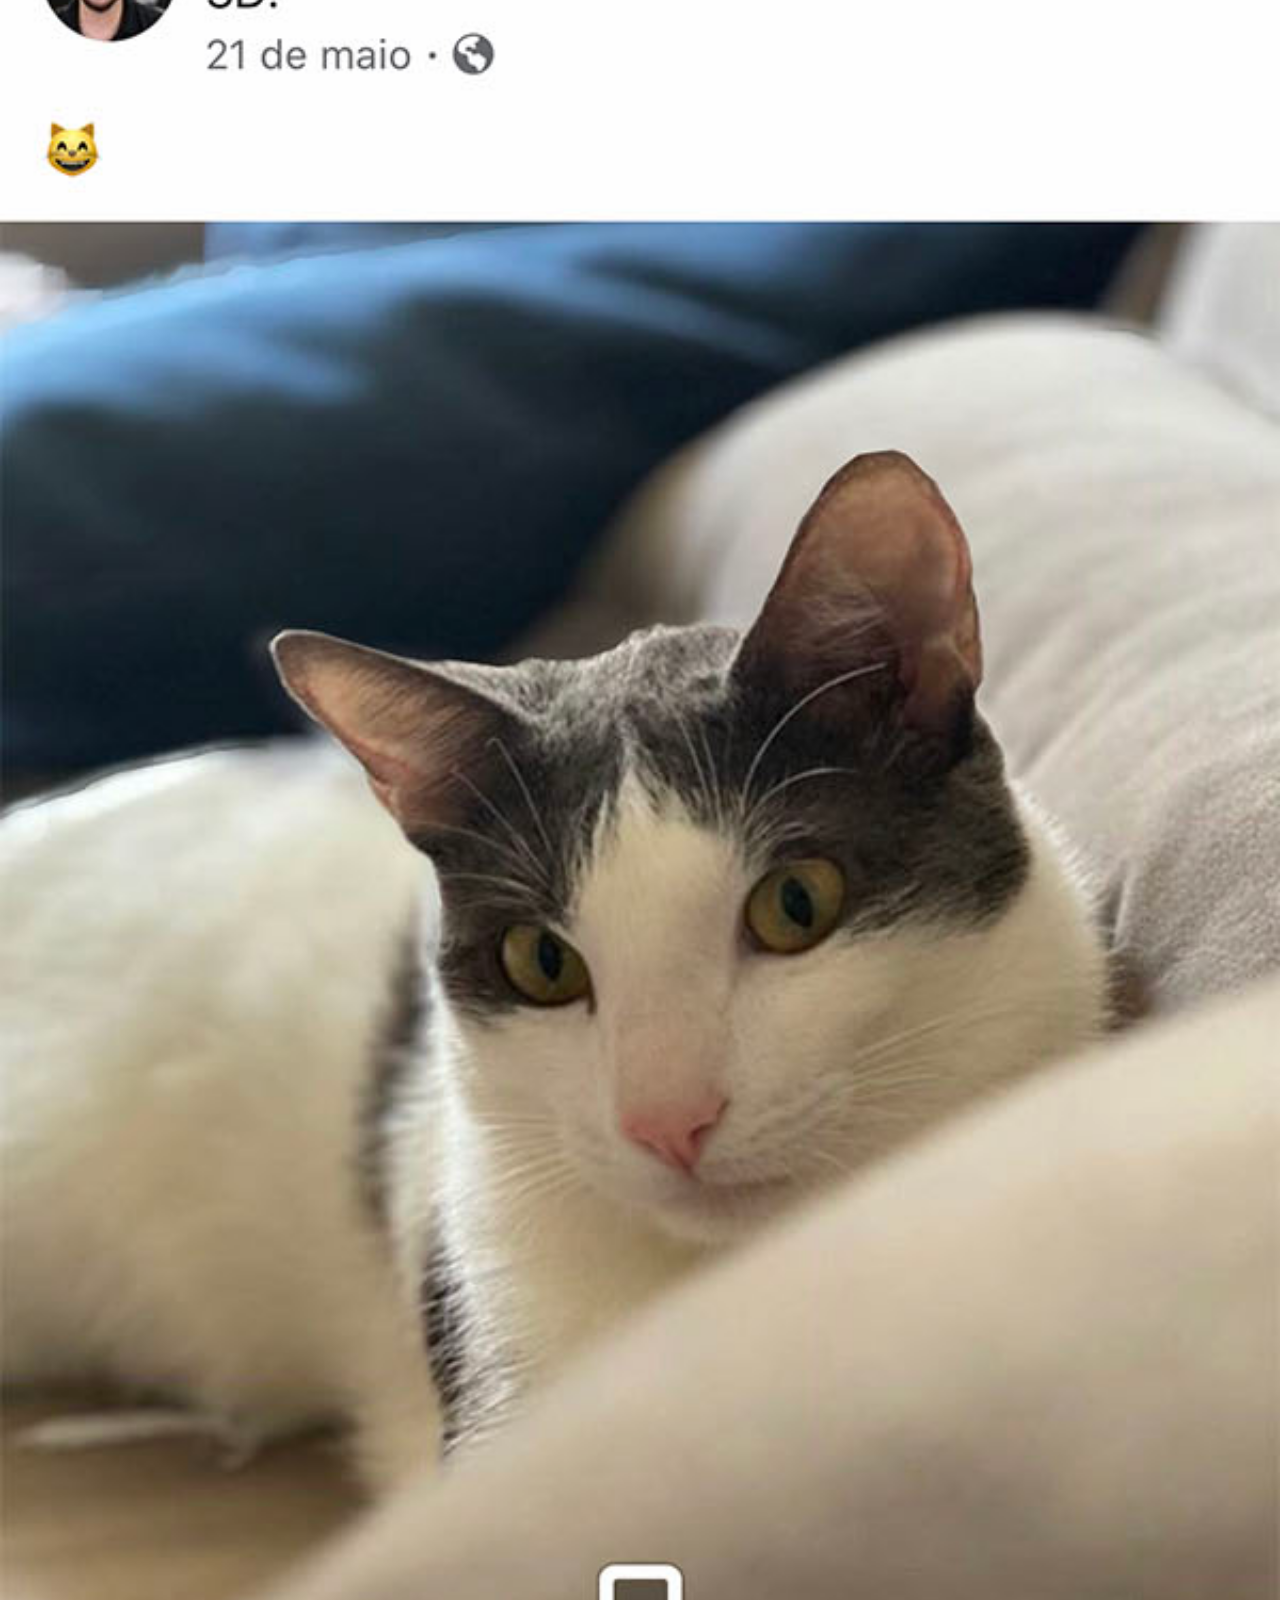
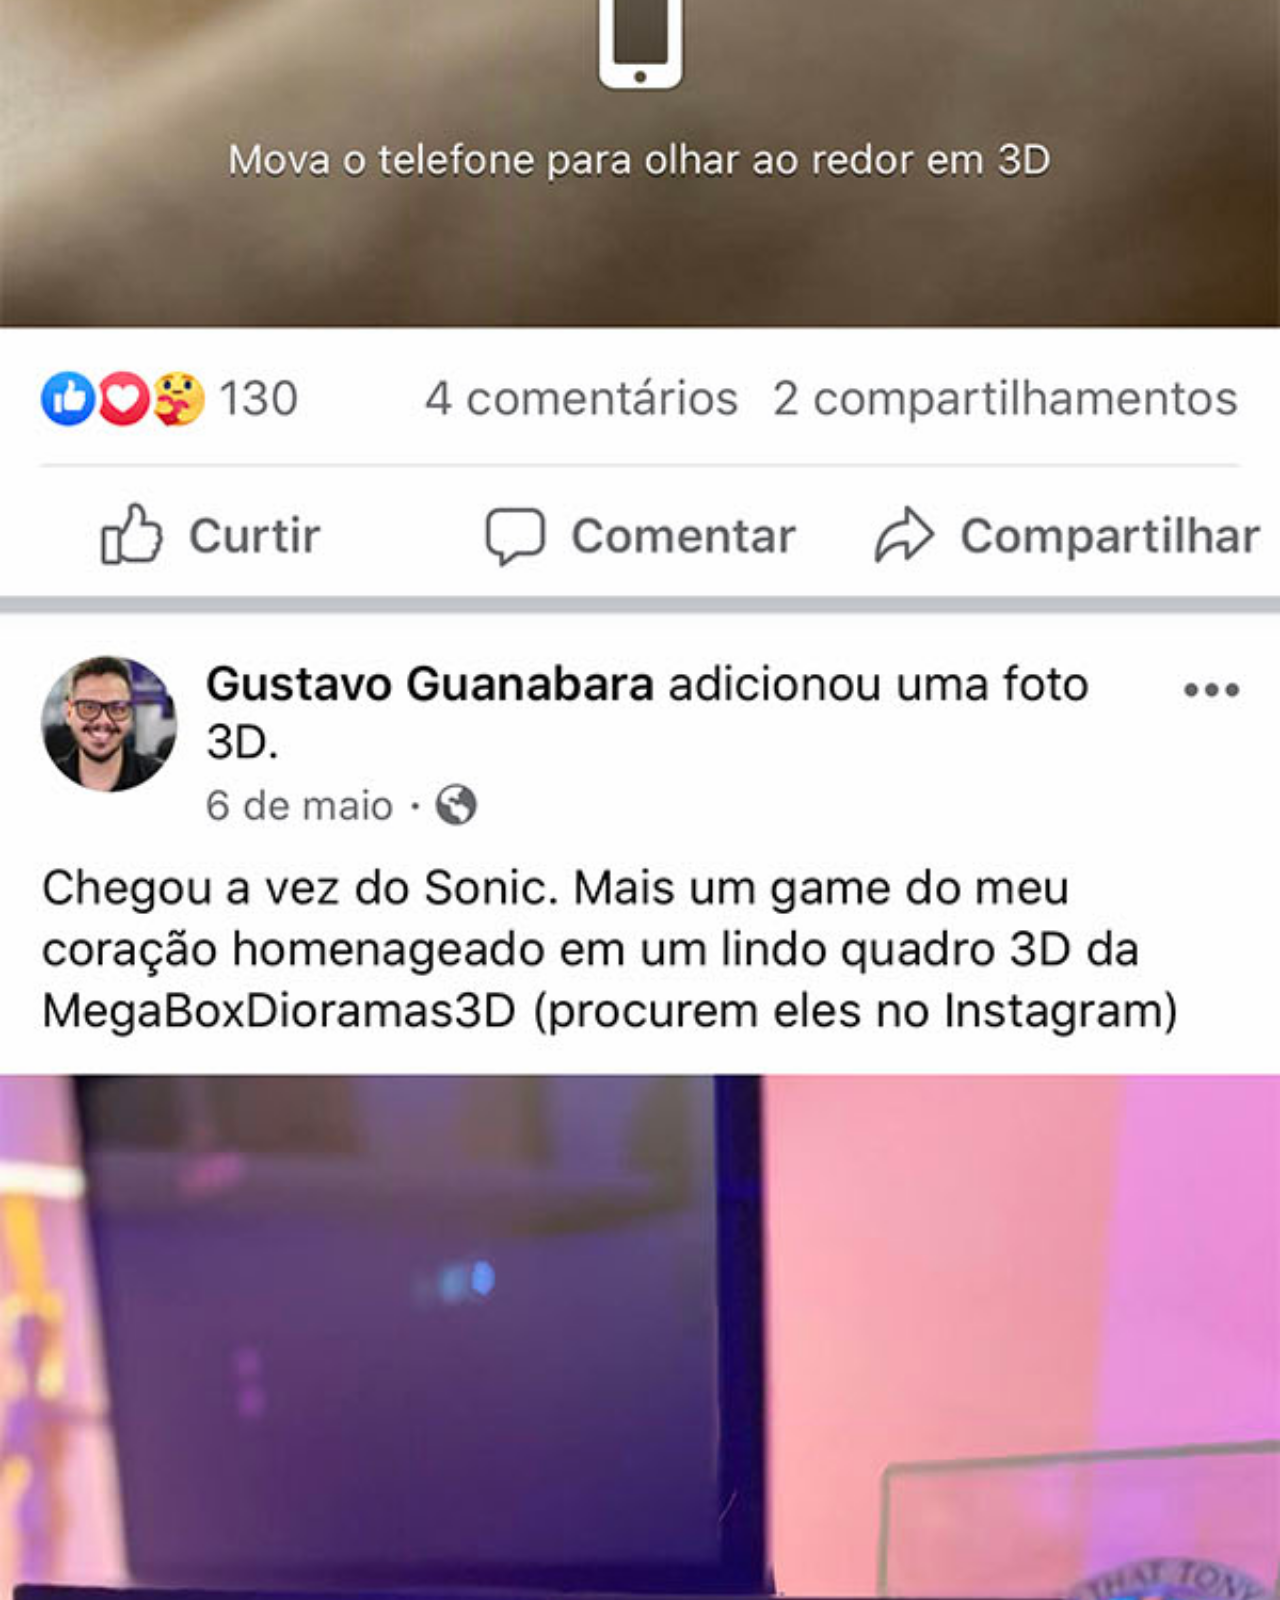
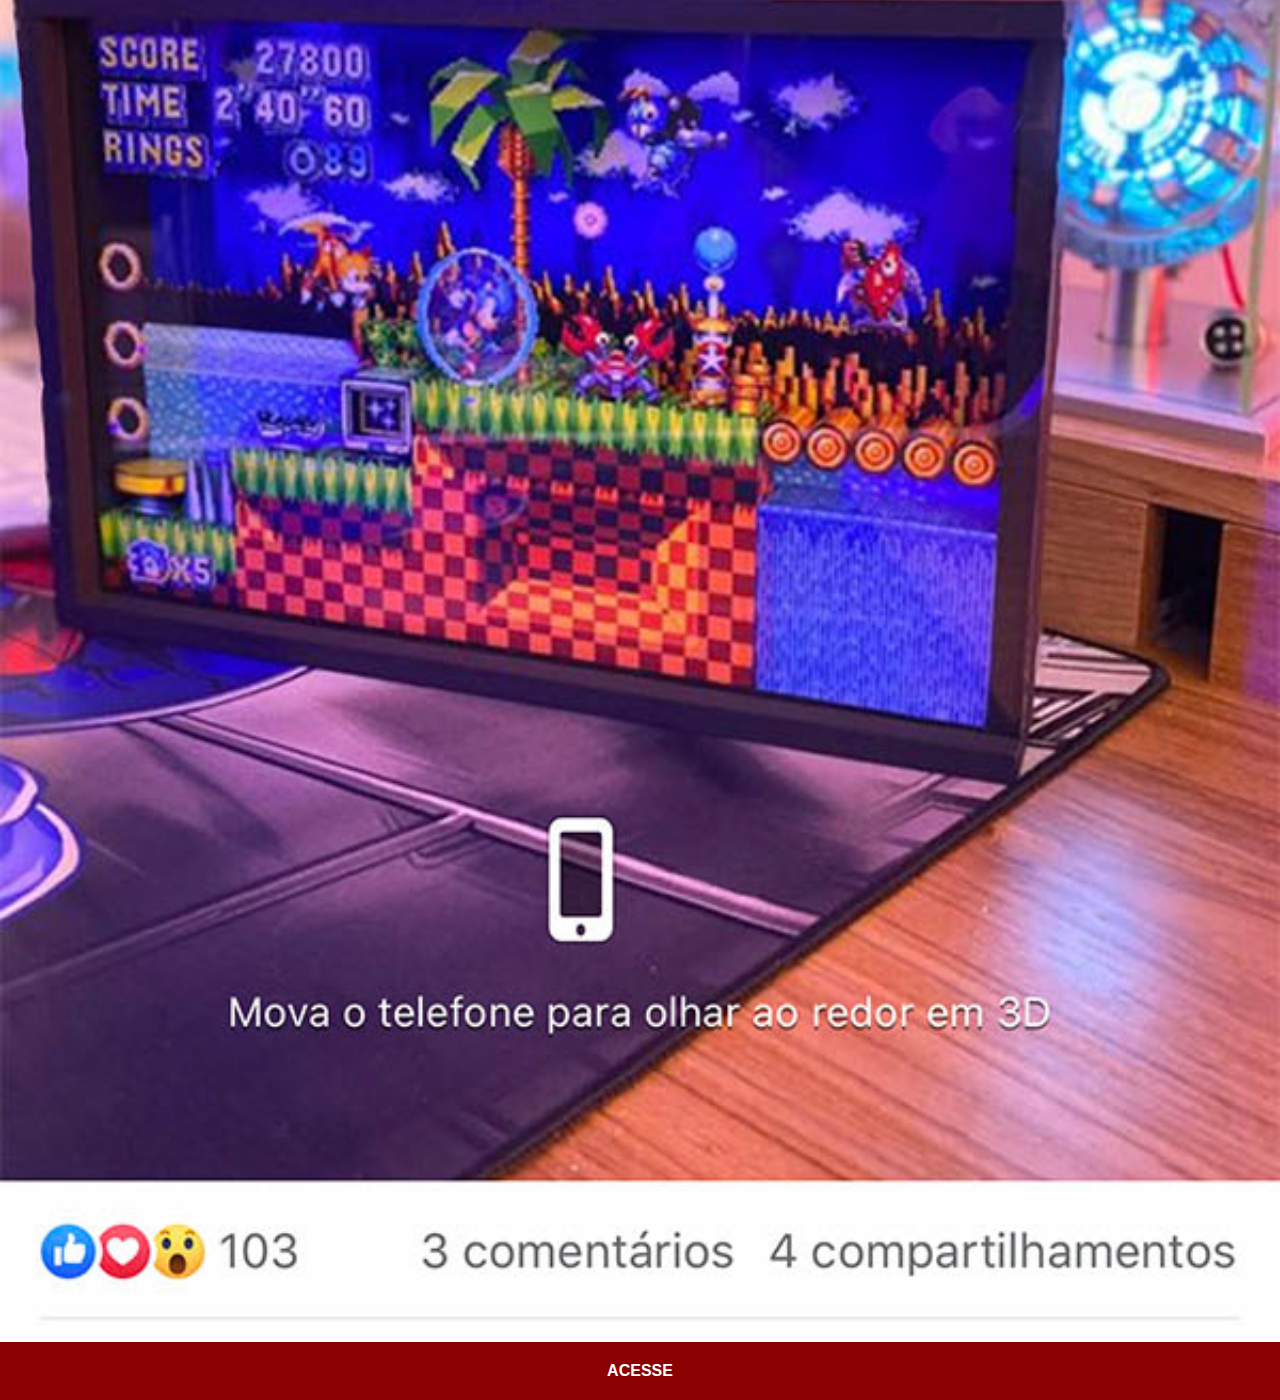
<file: redes-sociais/facebook.html>
<!DOCTYPE html>
<html lang="pt-br">
<head>
    <meta charset="UTF-8">
    <meta http-equiv="X-UA-Compatible" content="IE=edge">
    <meta name="viewport" content="width=device-width, initial-scale=1.0">
    <title>Facebook</title>
    <link rel="stylesheet" href="estilos/social.css">
</head>
<body>
    <img src="imagens/tela-facebook.jpg" alt="Facebook">
    <a href="https://pt-br.facebook.com/gustavoguanabara/">ACESSE</a>
</body>
</html>
</file>
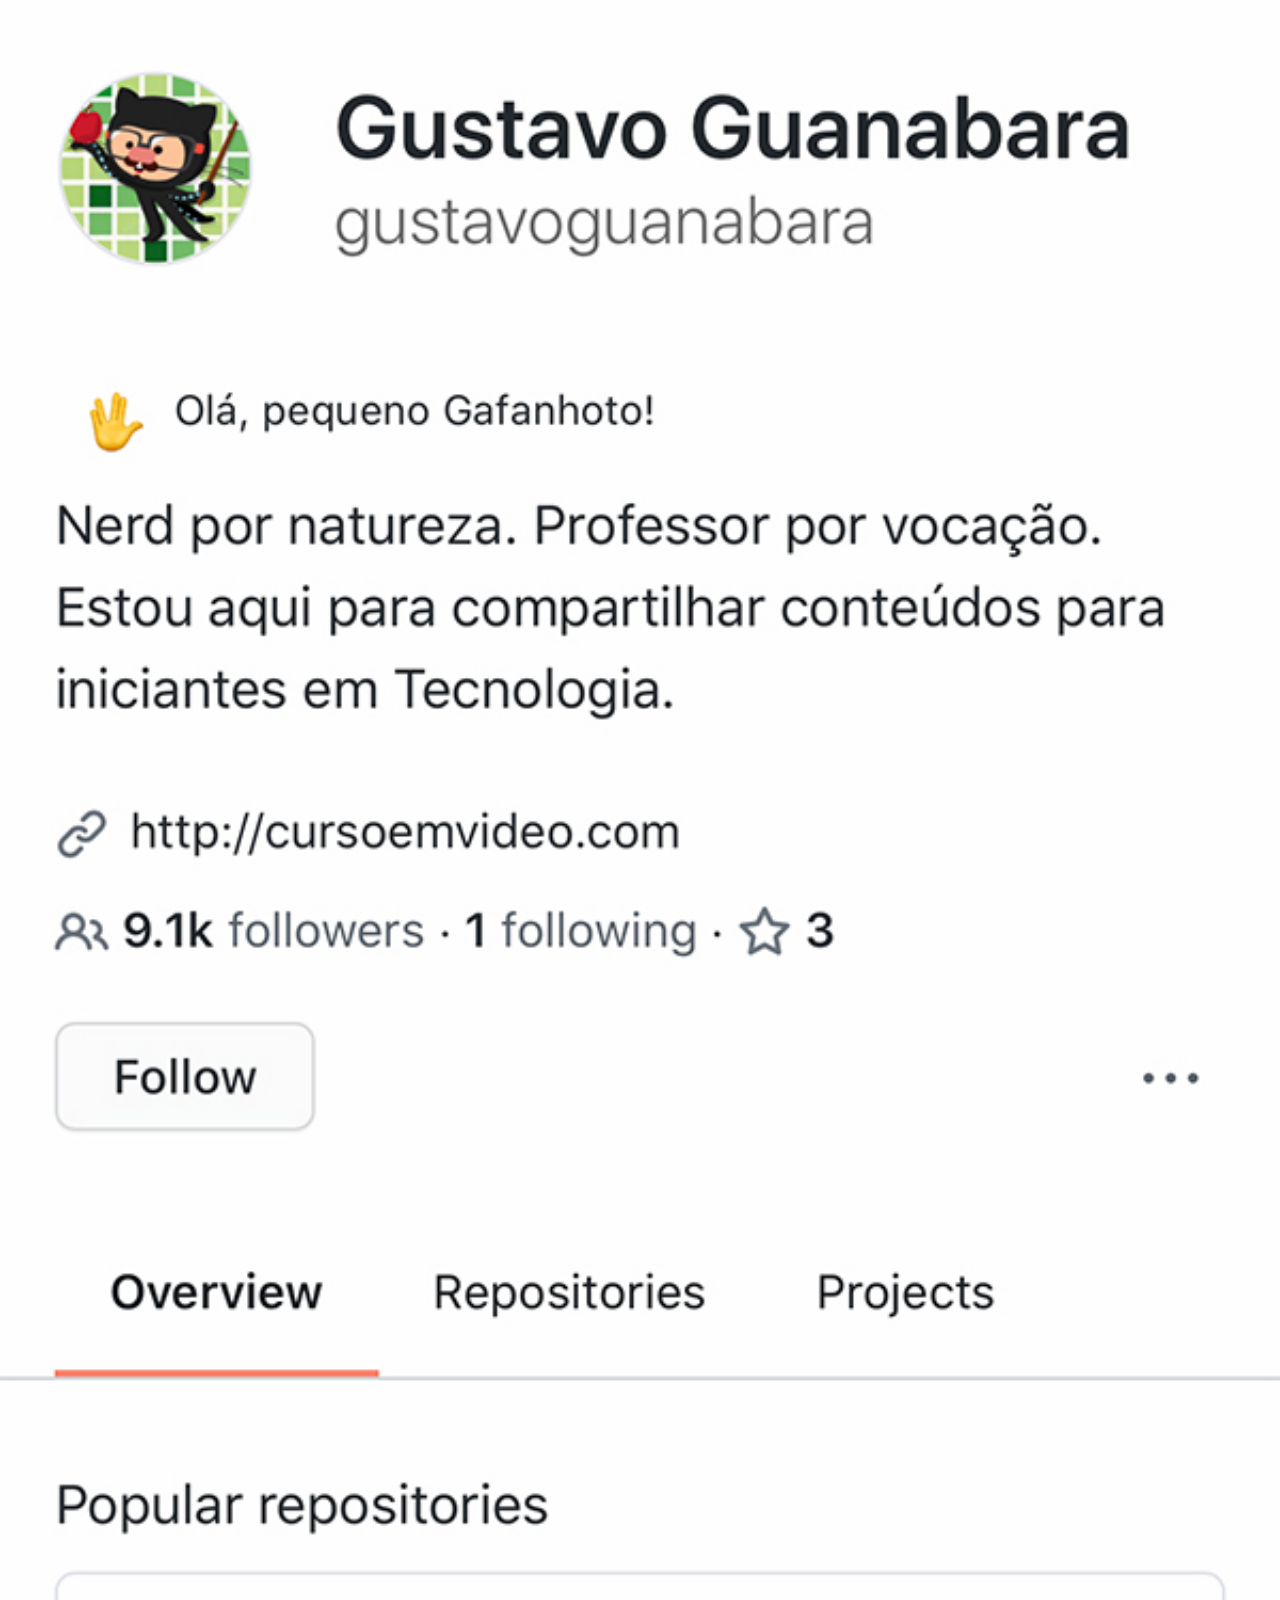
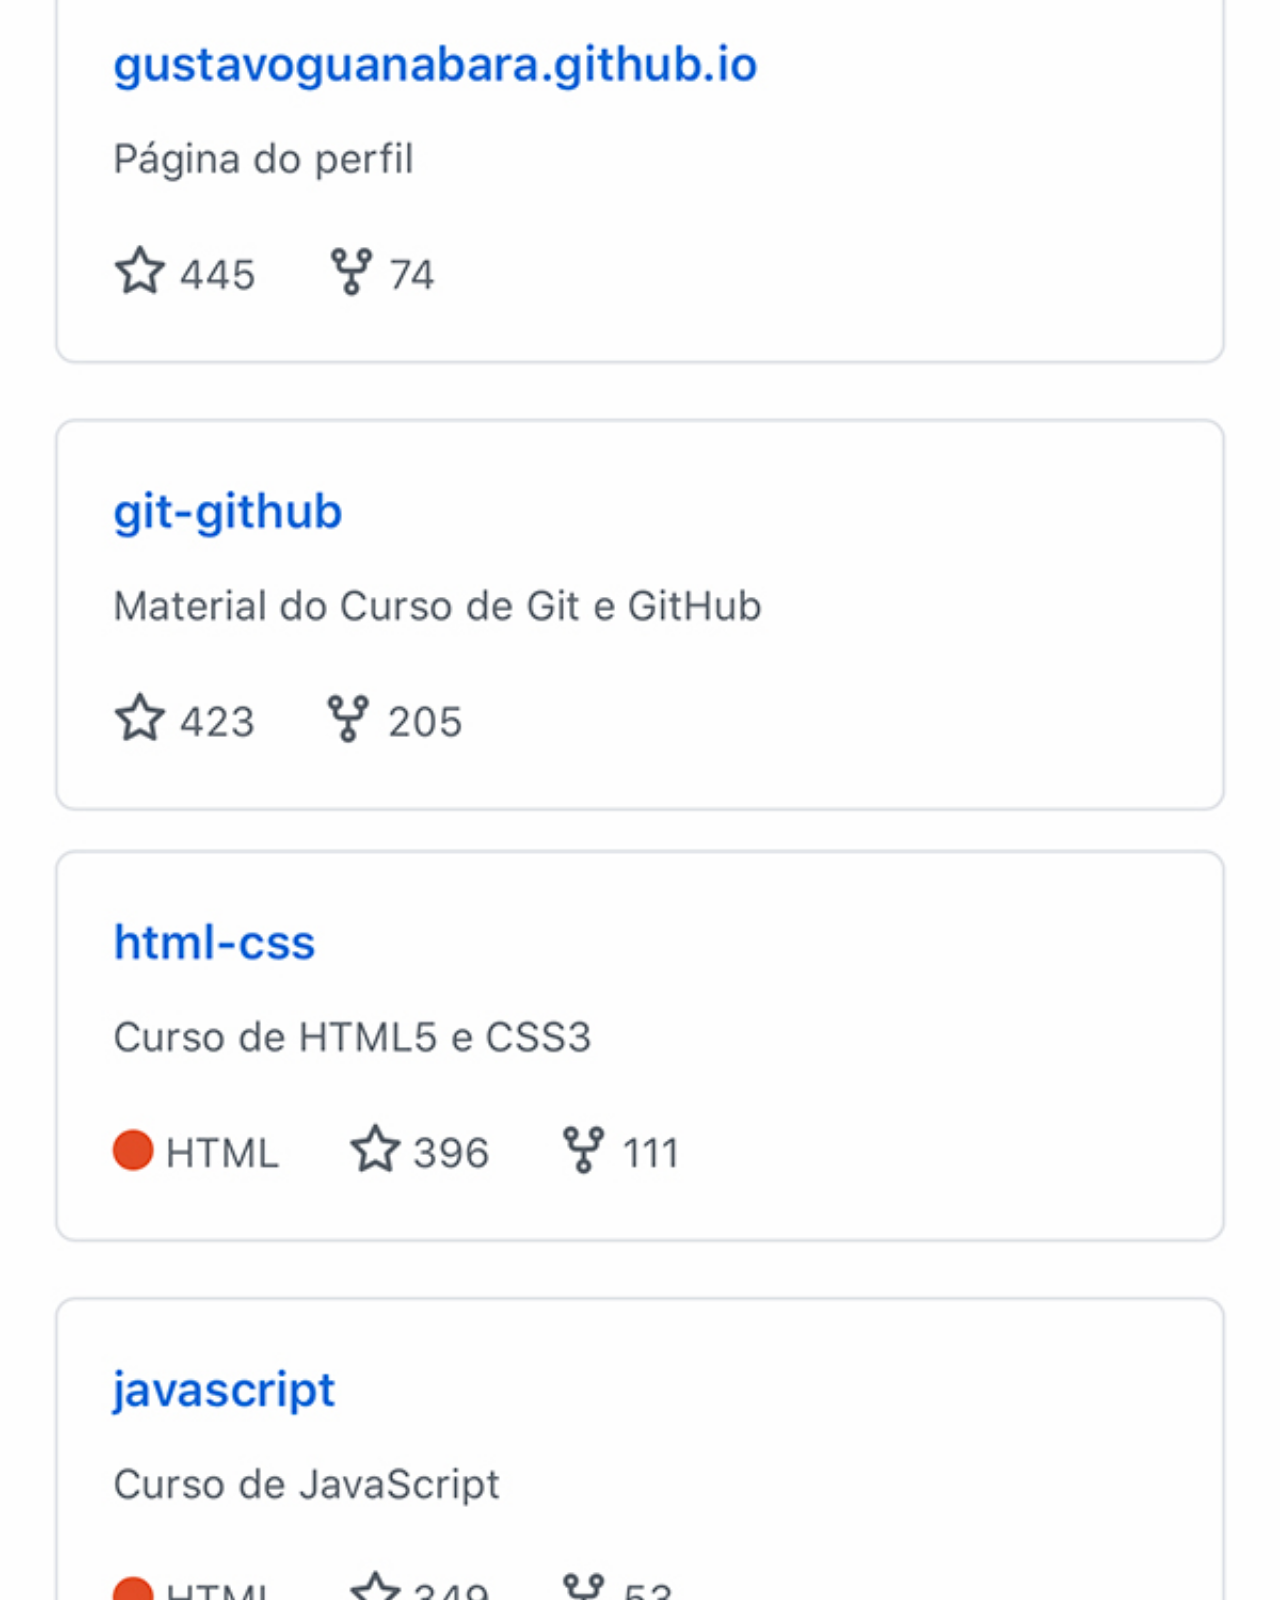
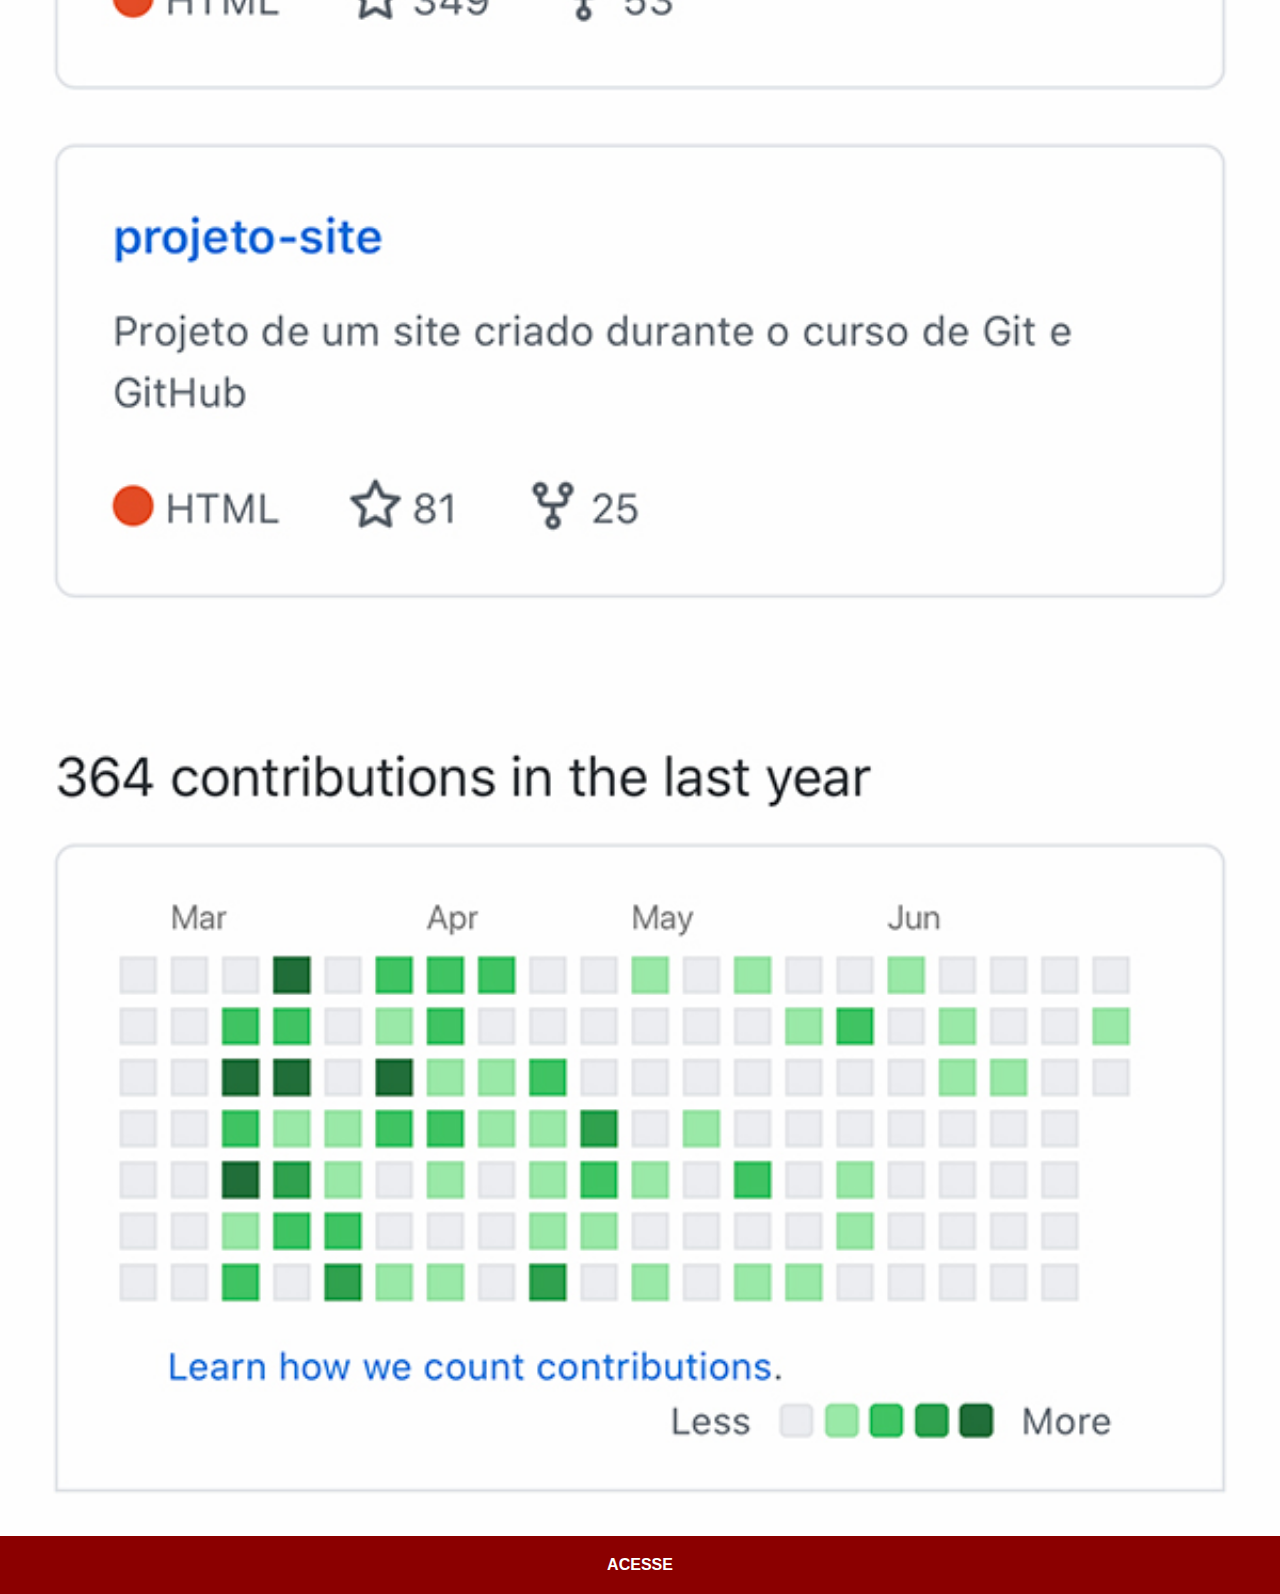
<file: redes-sociais/github.html>
<!DOCTYPE html>
<html lang="pt-br">
<head>
    <meta charset="UTF-8">
    <meta http-equiv="X-UA-Compatible" content="IE=edge">
    <meta name="viewport" content="width=device-width, initial-scale=1.0">
    <title>GitHub</title>
    <link rel="stylesheet" href="estilos/social.css">
</head>
<body>
    <img src="imagens/tela-github.jpg" alt="Github">
    <a href="https://github.com/GuilhermeSams" target="_blank">ACESSE</a>
</body>
</html>
</file>
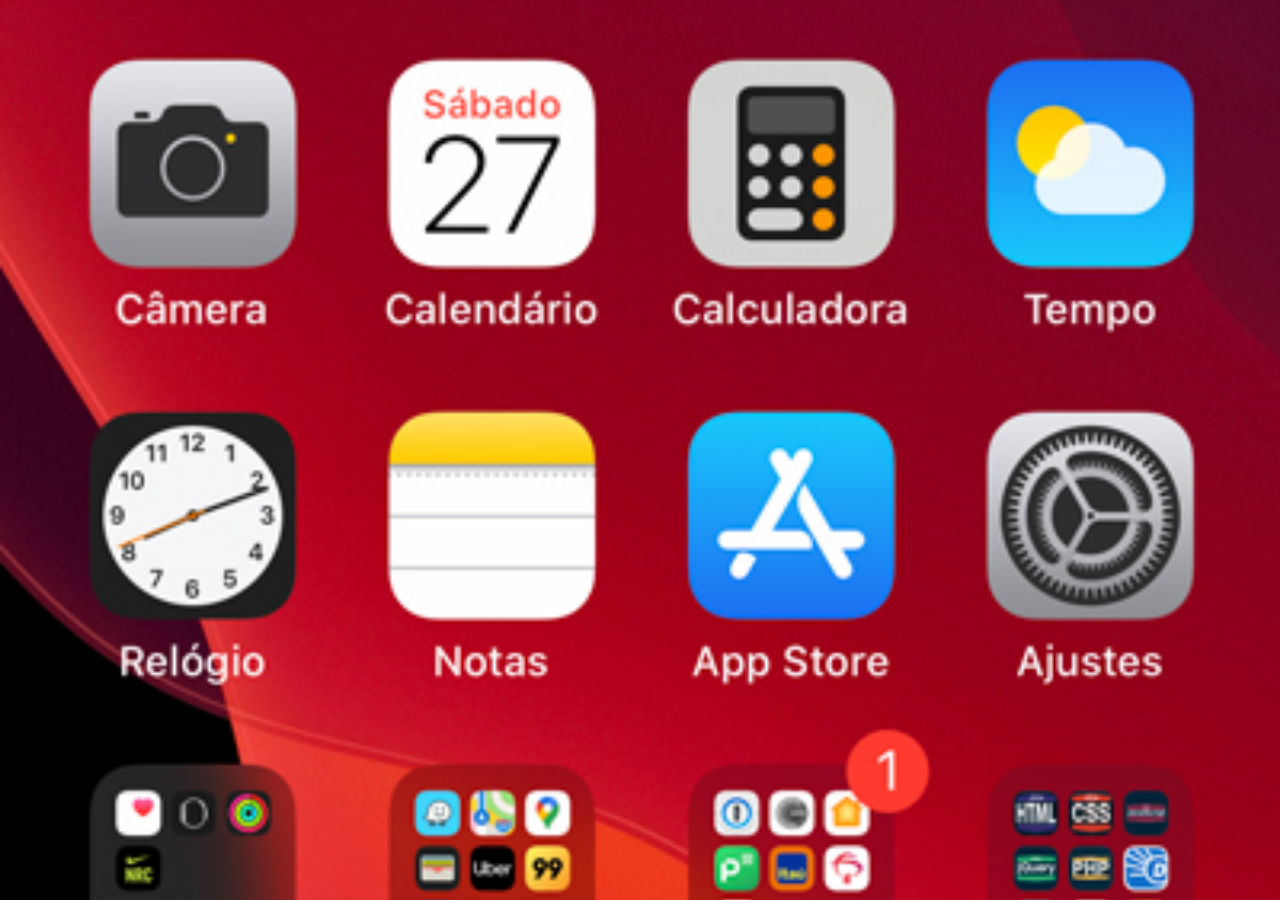
<file: redes-sociais/home.html>
<!DOCTYPE html>
<html lang="pt-br">
<head>
    <meta charset="UTF-8">
    <meta http-equiv="X-UA-Compatible" content="IE=edge">
    <meta name="viewport" content="width=device-width, initial-scale=1.0">
    <title>Document</title>
</head>
<style>
    * {
        margin: 0;
        padding: 0;
    }
    
    body {
        width: 100vw;
        height: 100vh;
        background: black url('imagens/tela-home.jpg') no-repeat top center;
        background-size: cover;
    }
</style>
<body>
</body>
</html>
</file>
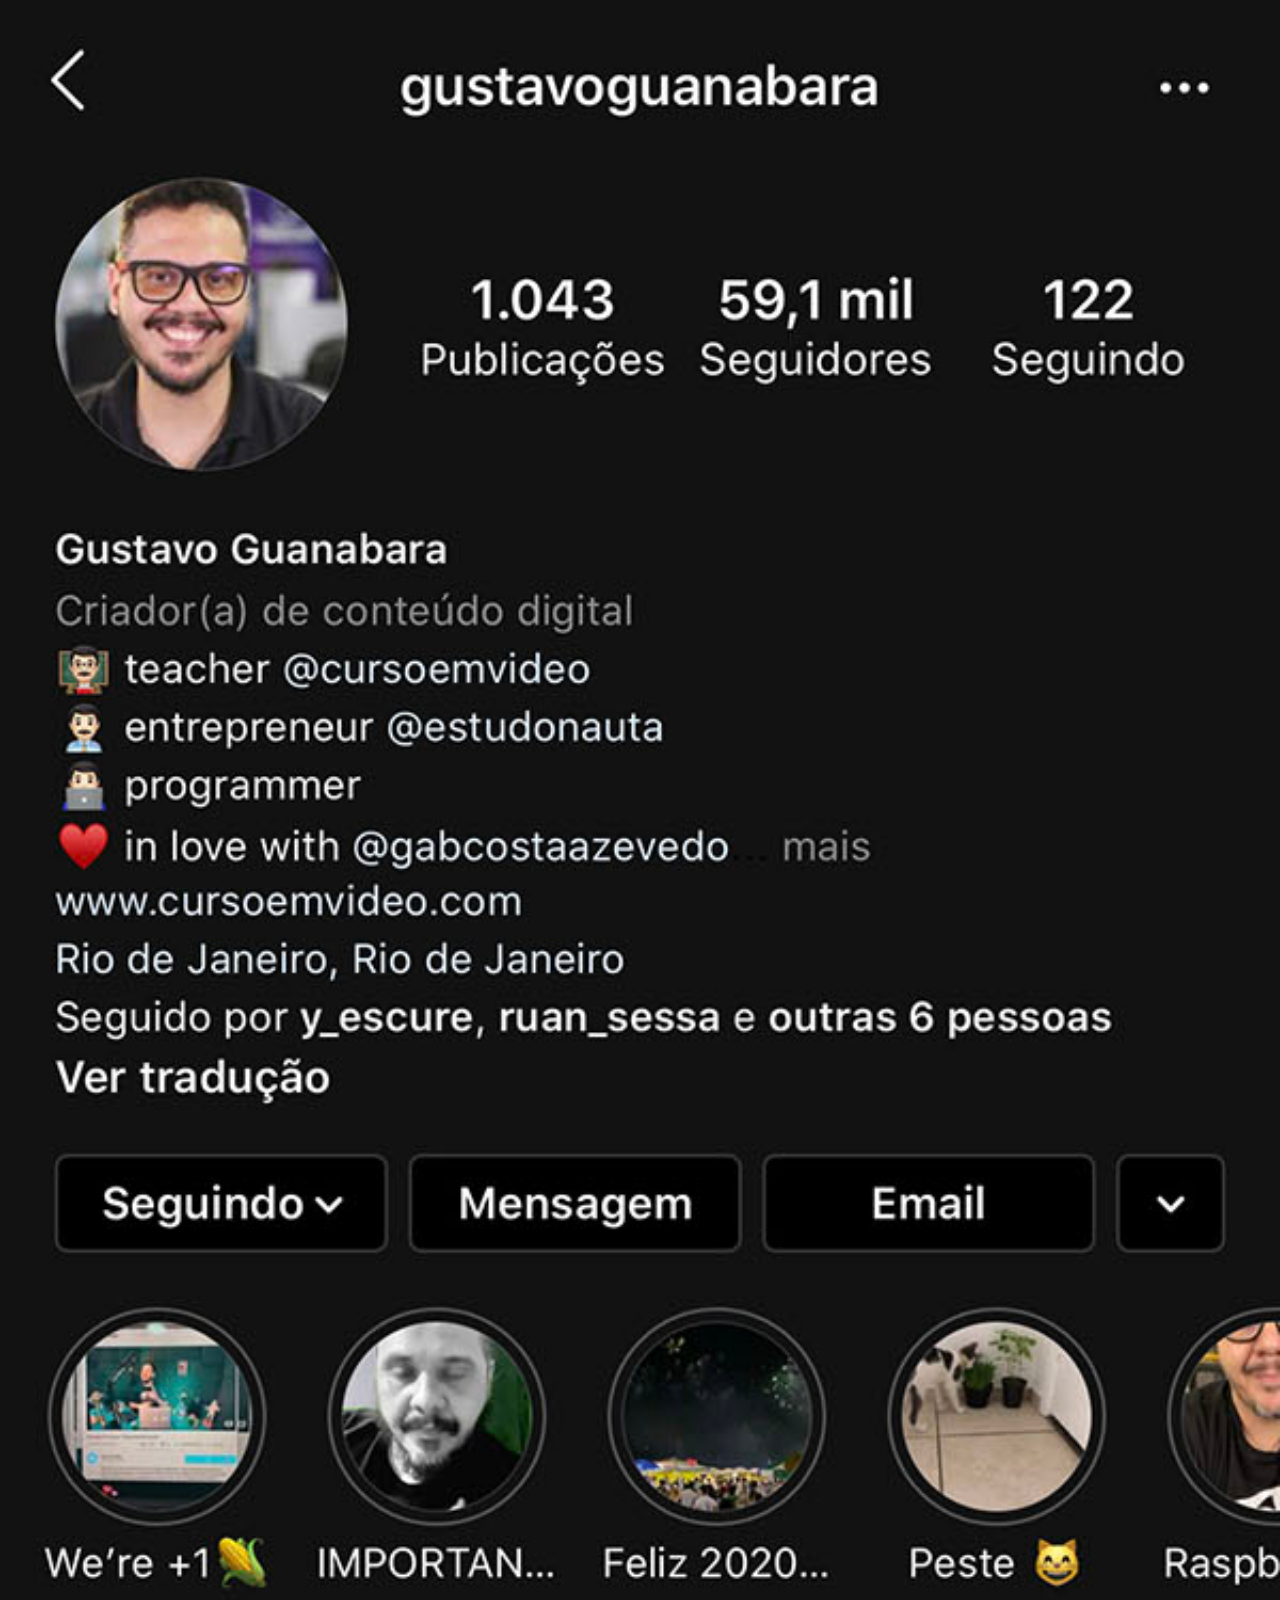
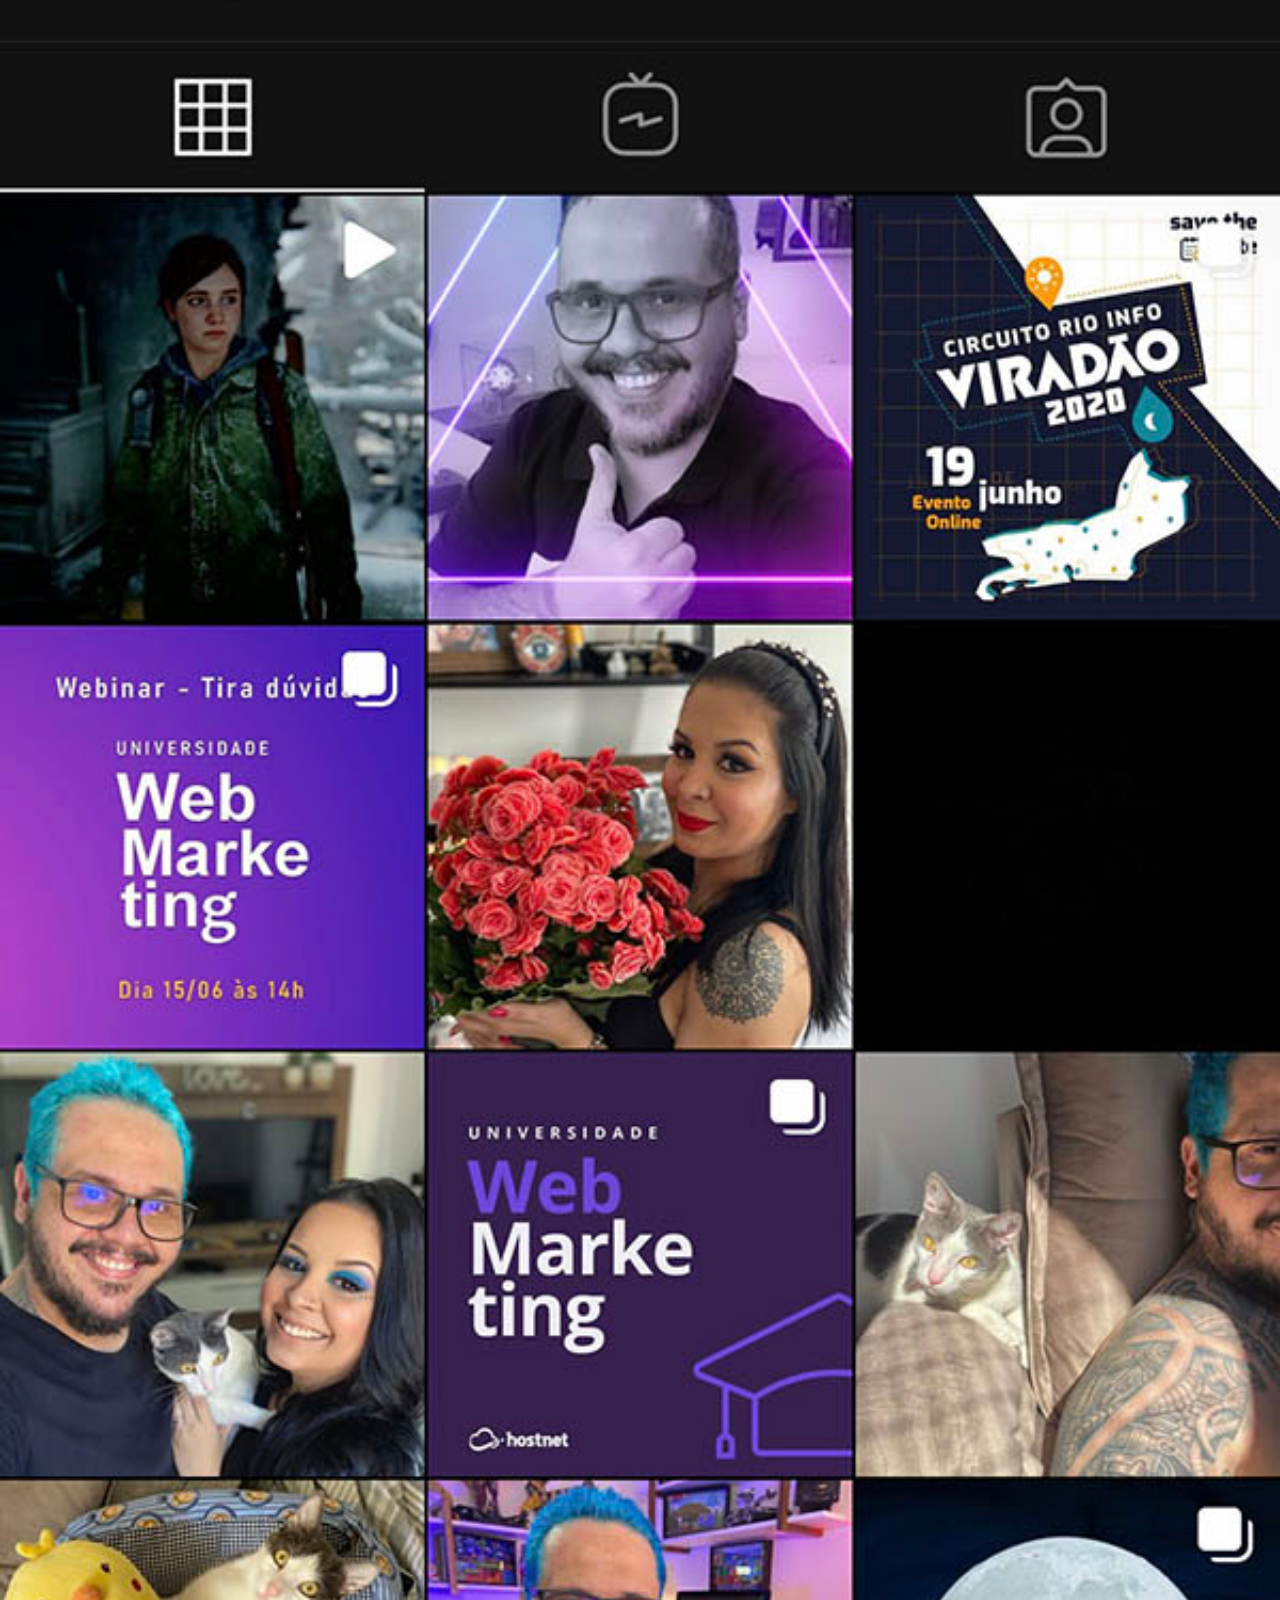
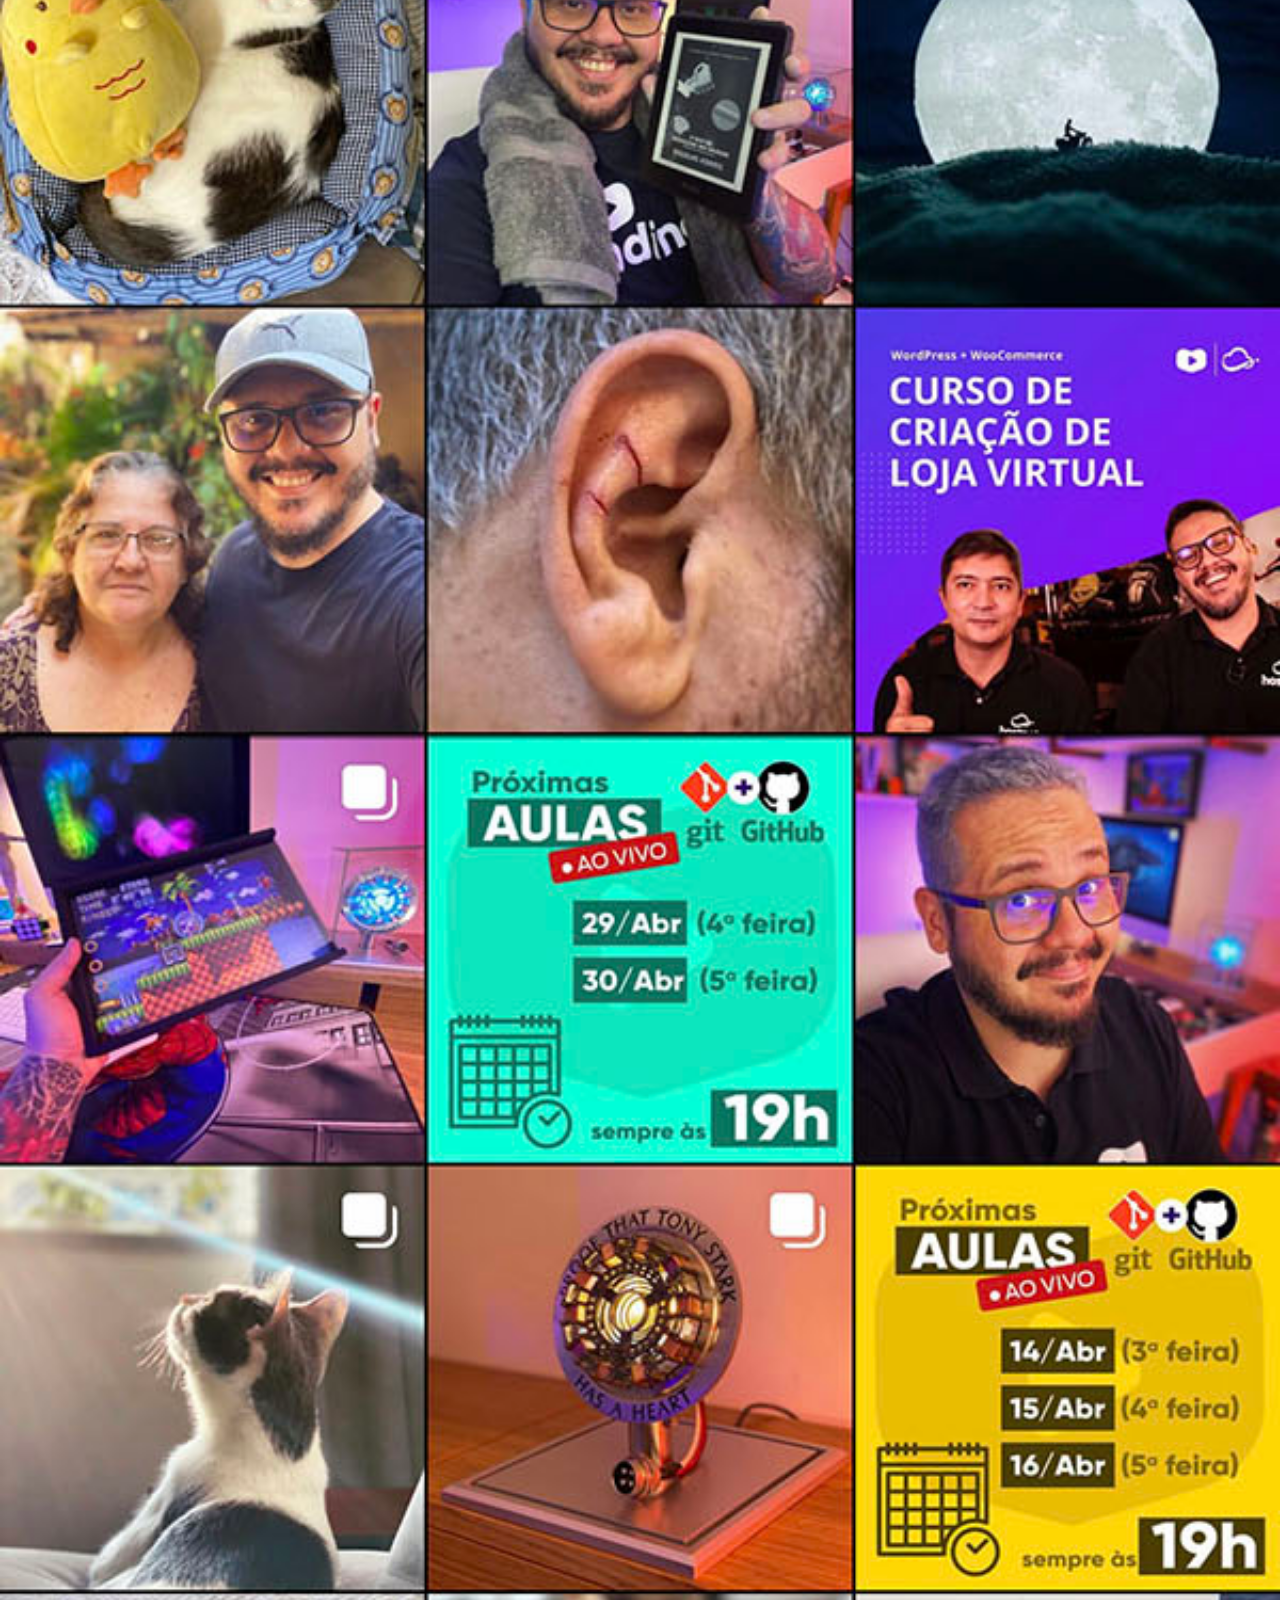
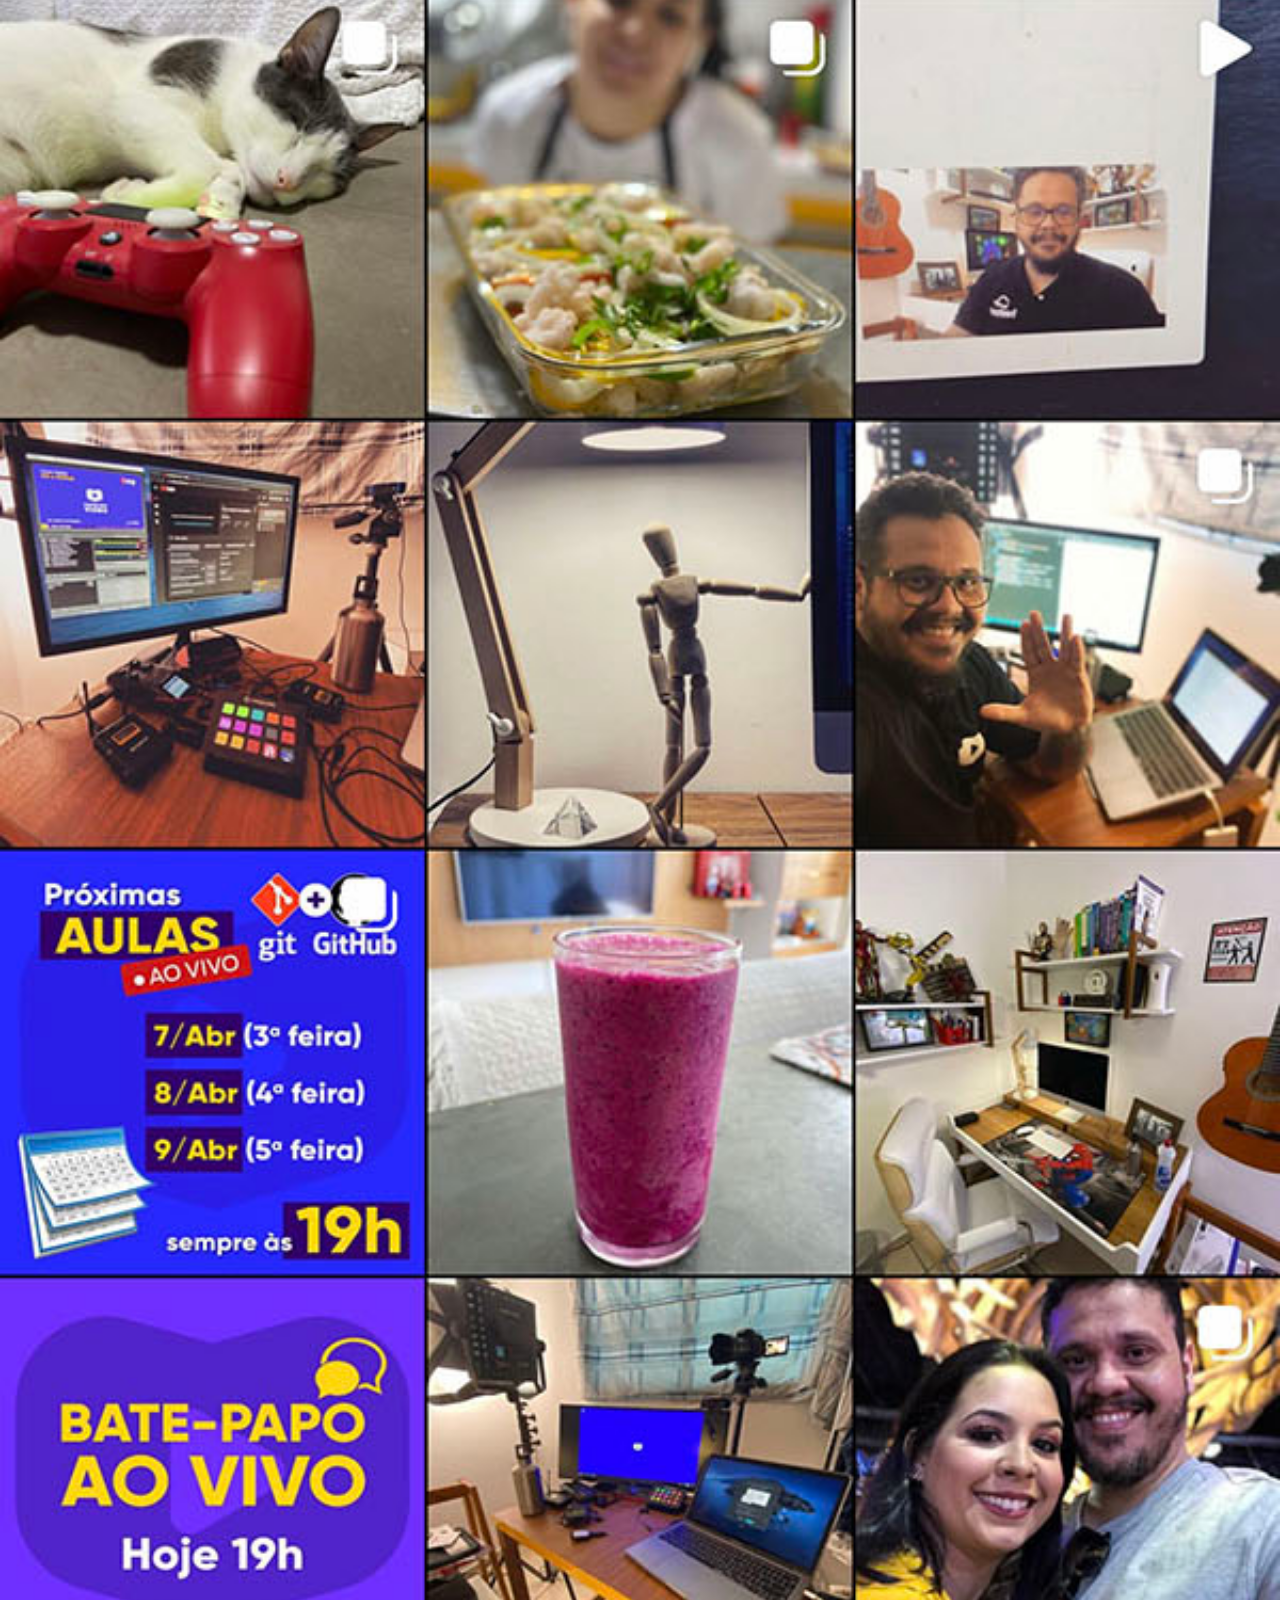
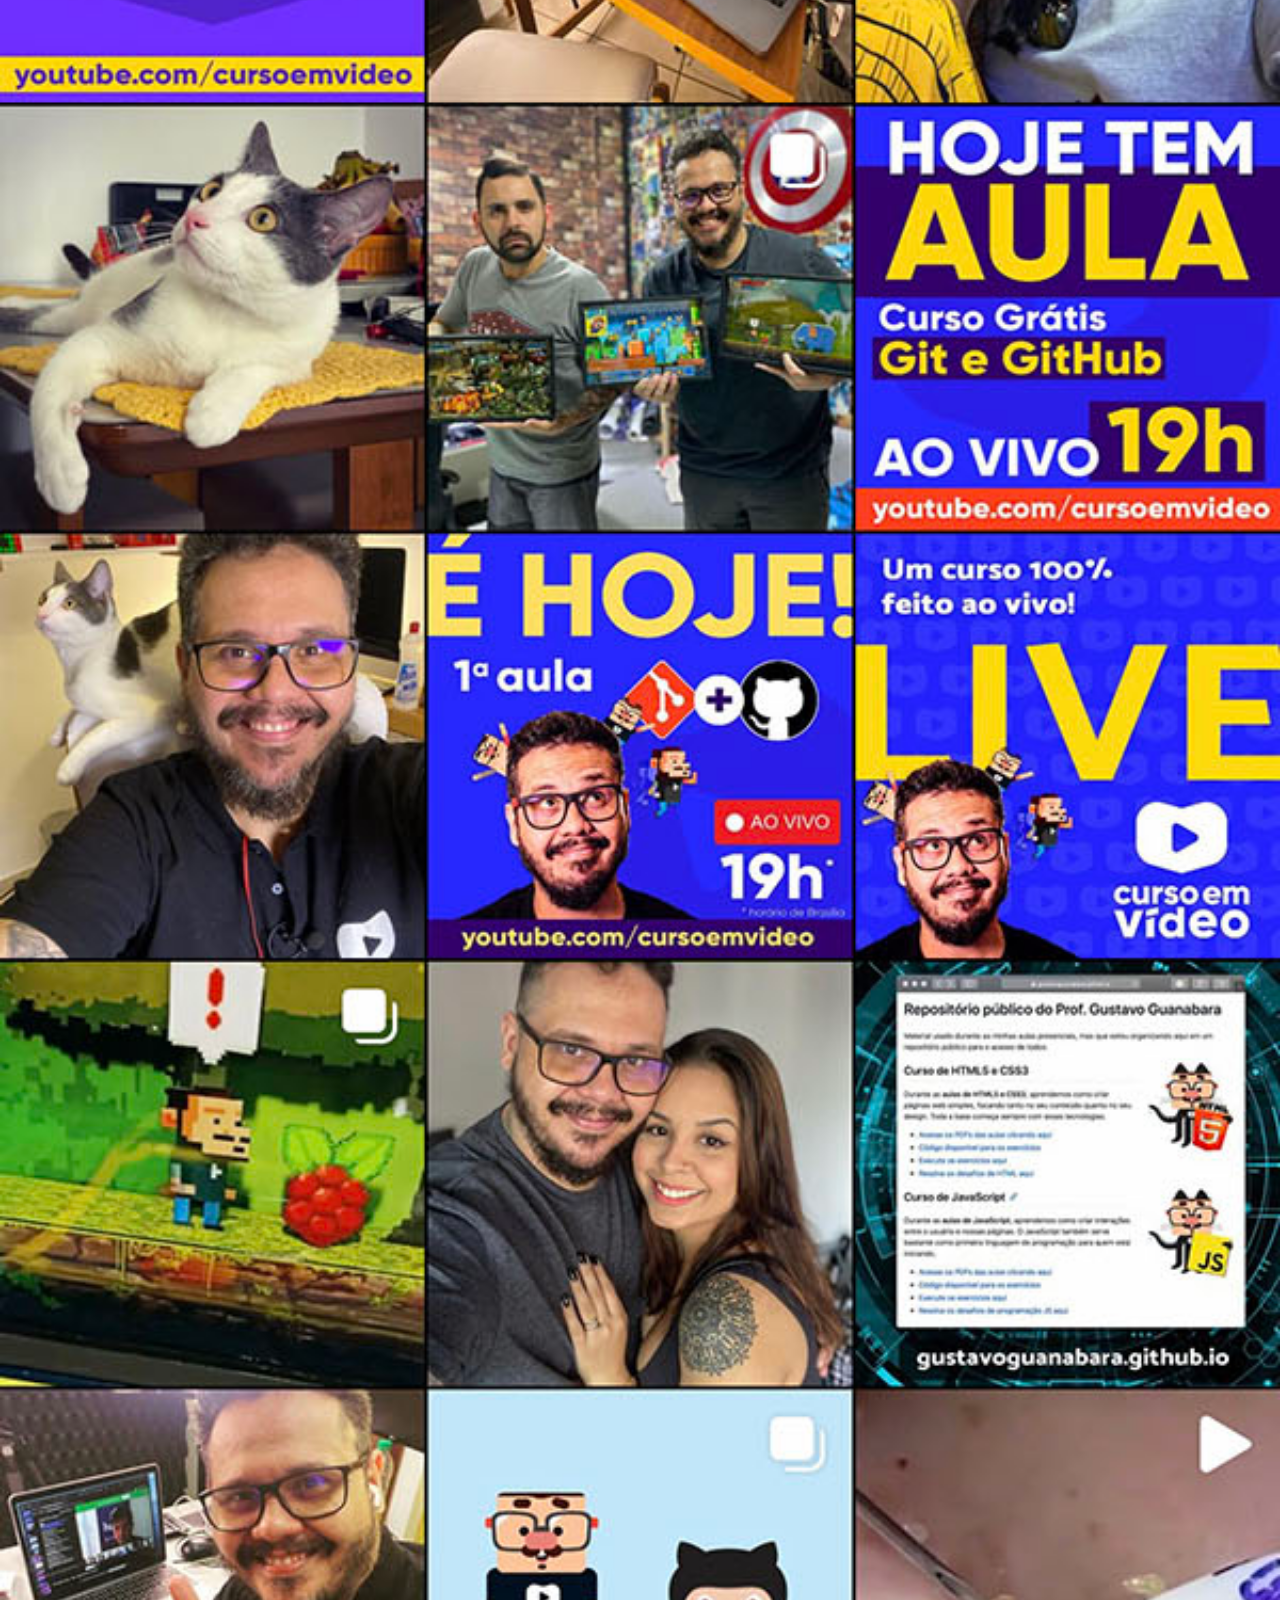
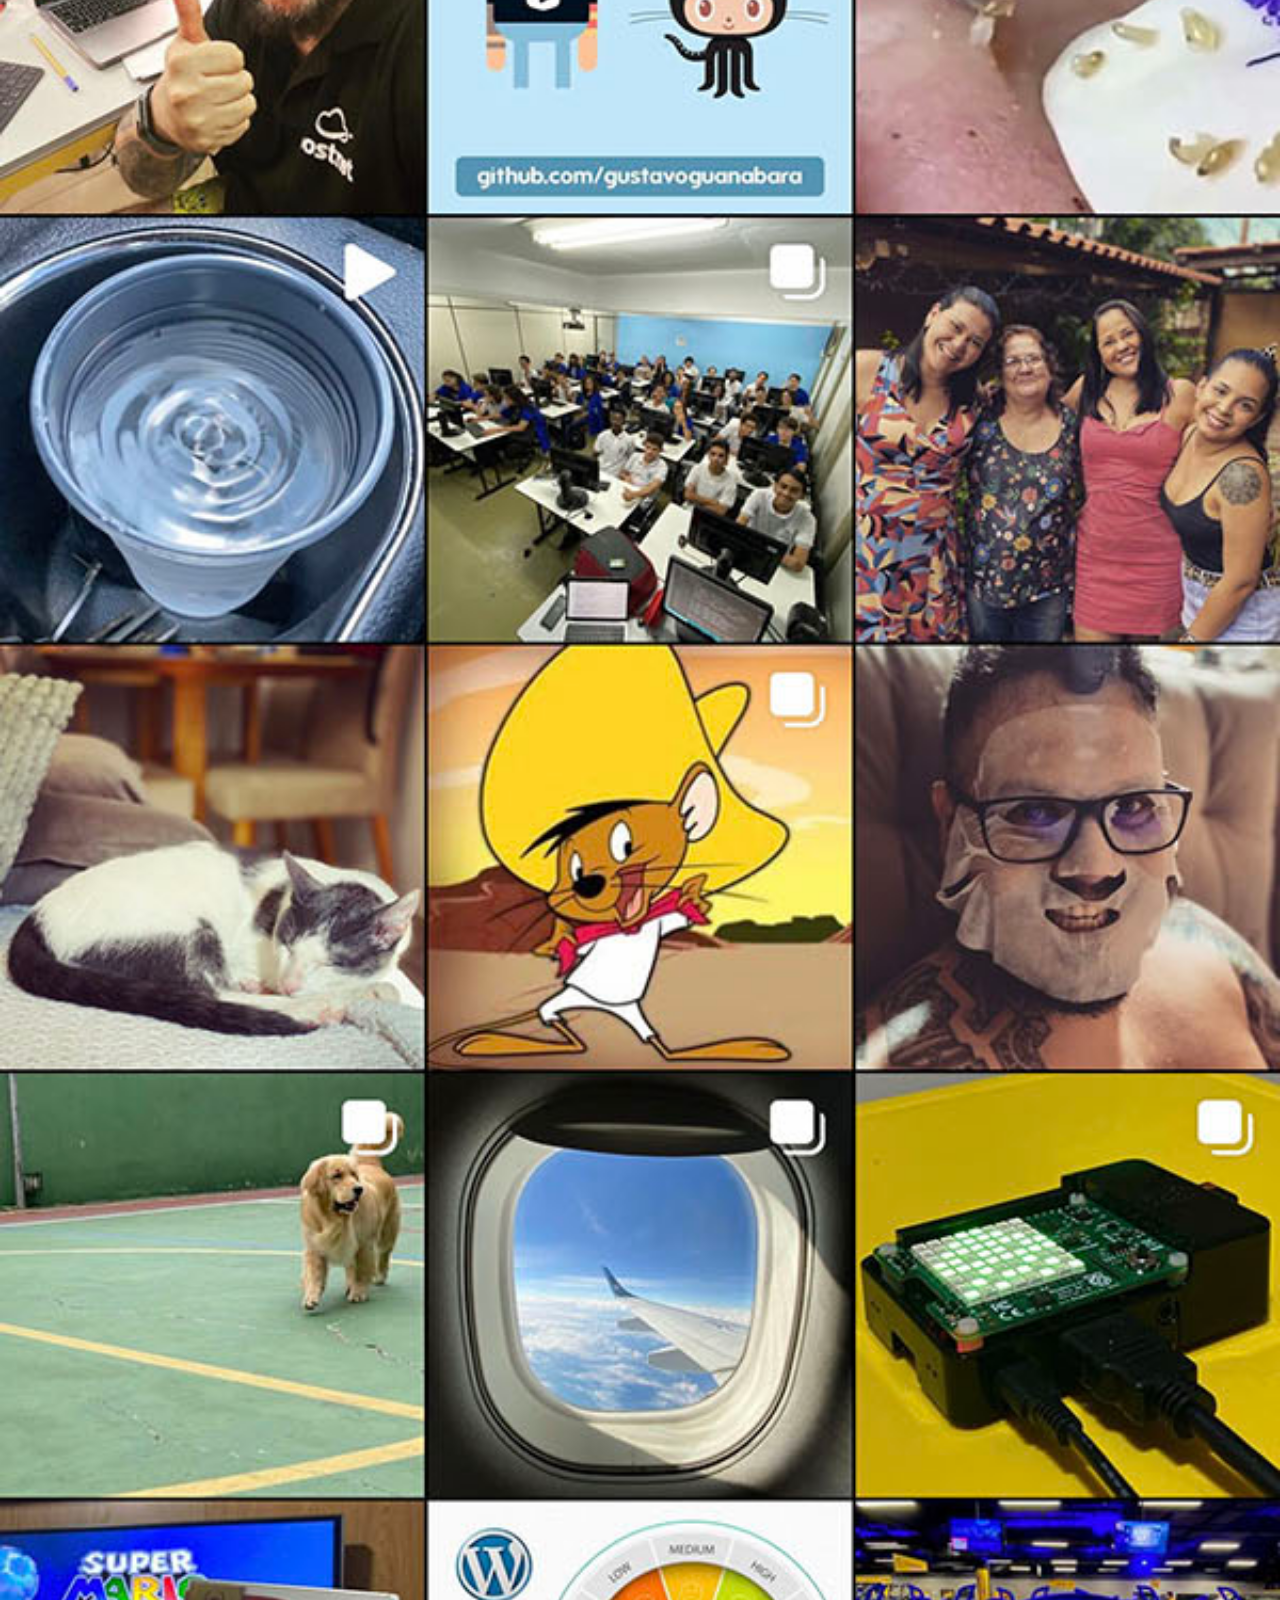
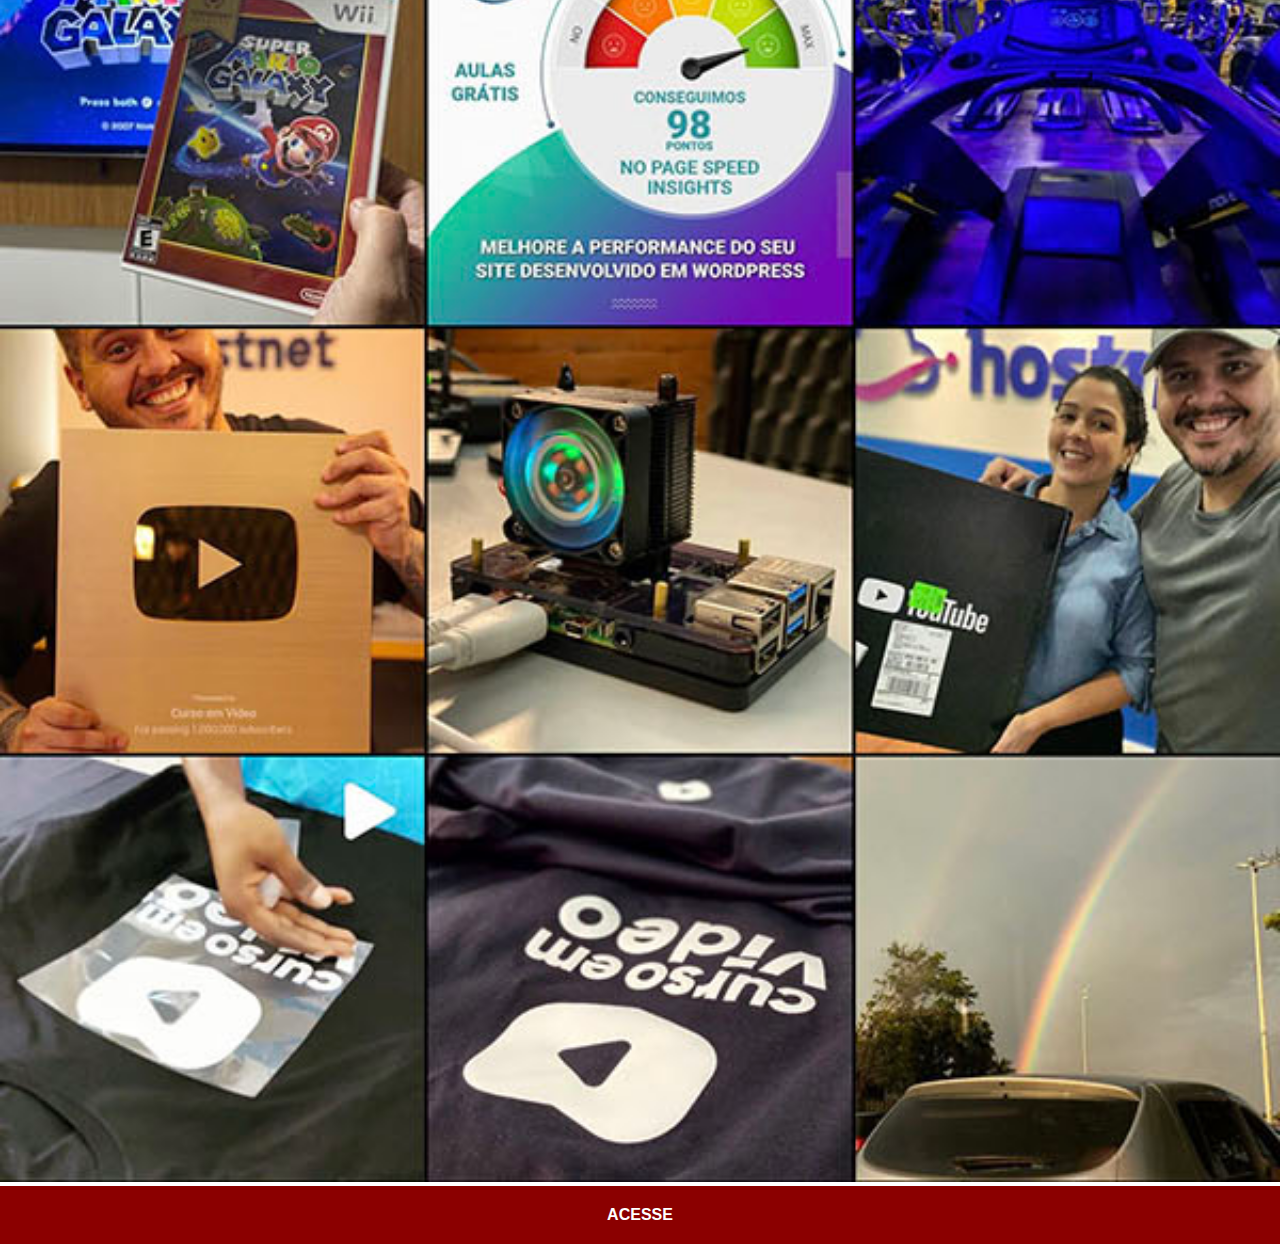
<file: redes-sociais/instagram.html>
<!DOCTYPE html>
<html lang="pt-br">
<head>
    <meta charset="UTF-8">
    <meta http-equiv="X-UA-Compatible" content="IE=edge">
    <meta name="viewport" content="width=device-width, initial-scale=1.0">
    <title>Instagram</title>
    <link rel="stylesheet" href="estilos/social.css">
</head>
<body>
    <img src="imagens/tela-instagram.jpg" alt="Instagram">
    <a href="https://www.instagram.com/gustavoguanabara/" target="_blank">ACESSE</a>
</body>
</html>
</file>
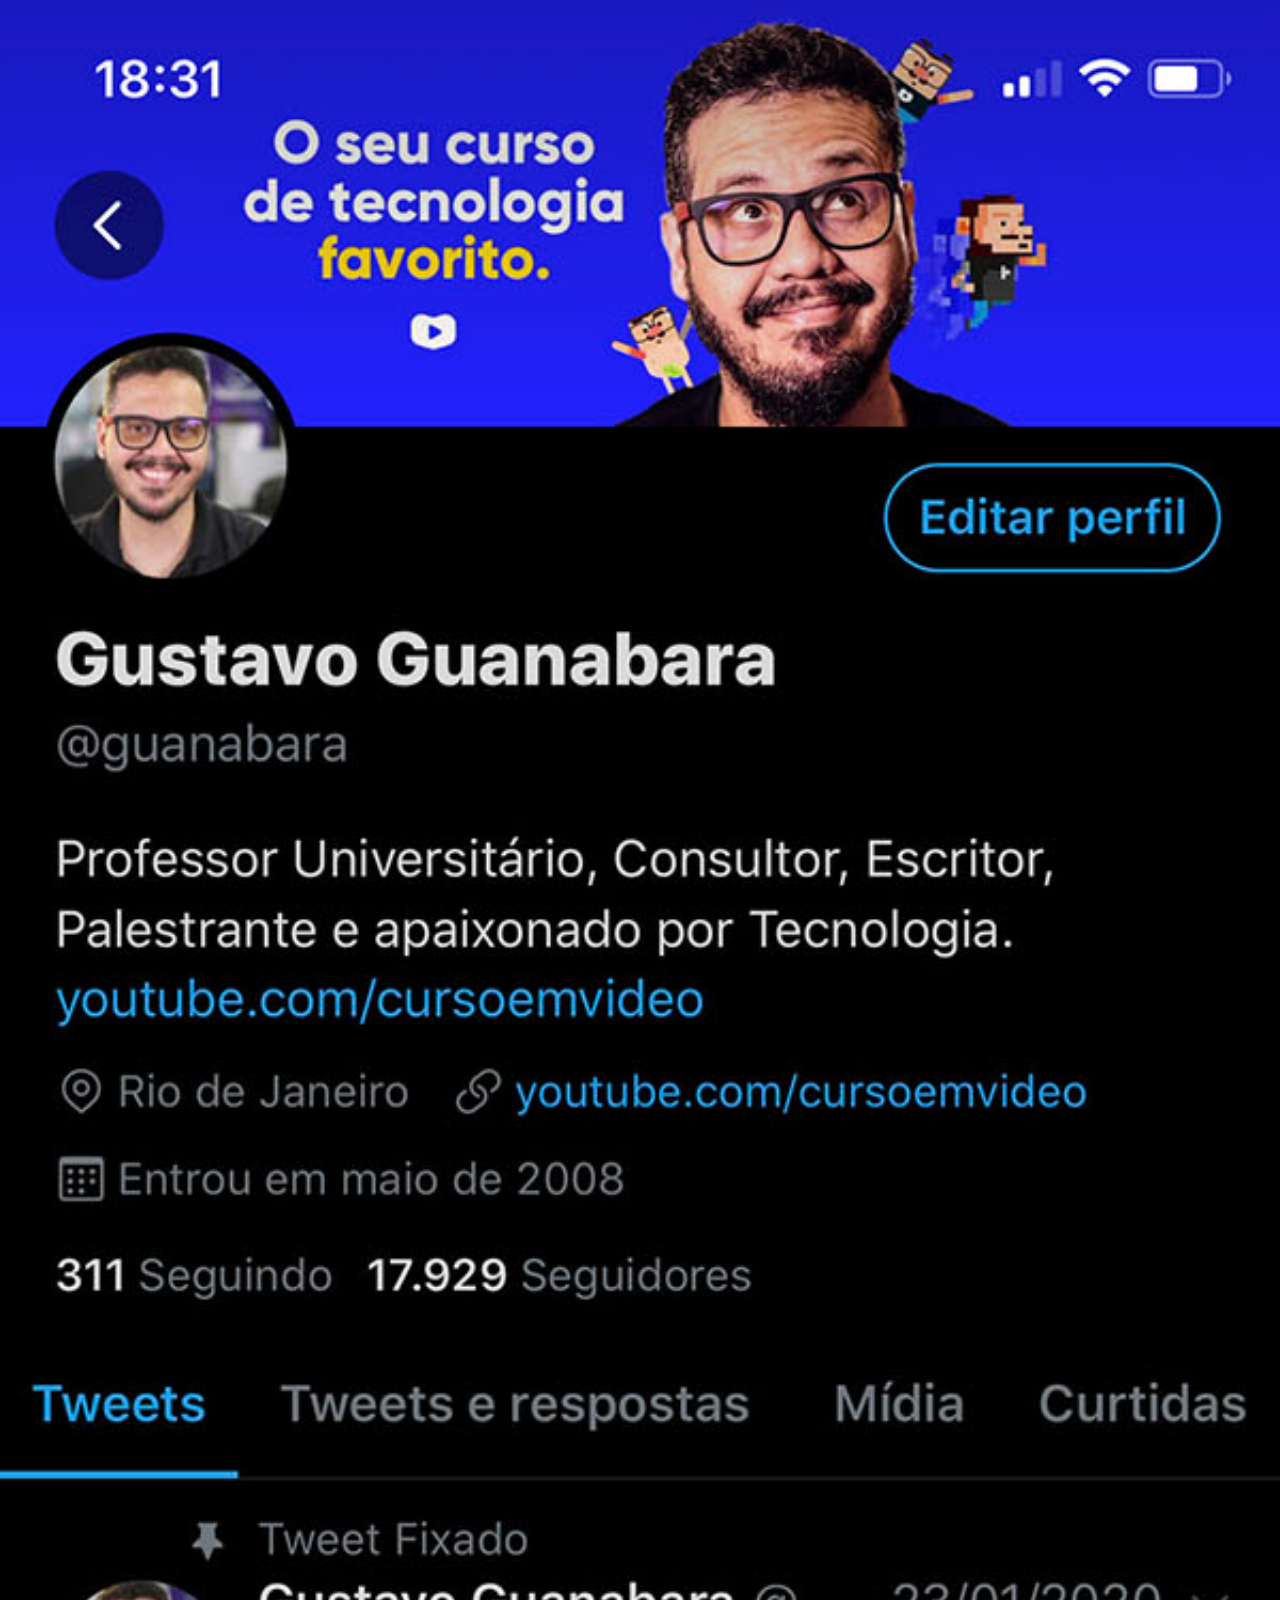
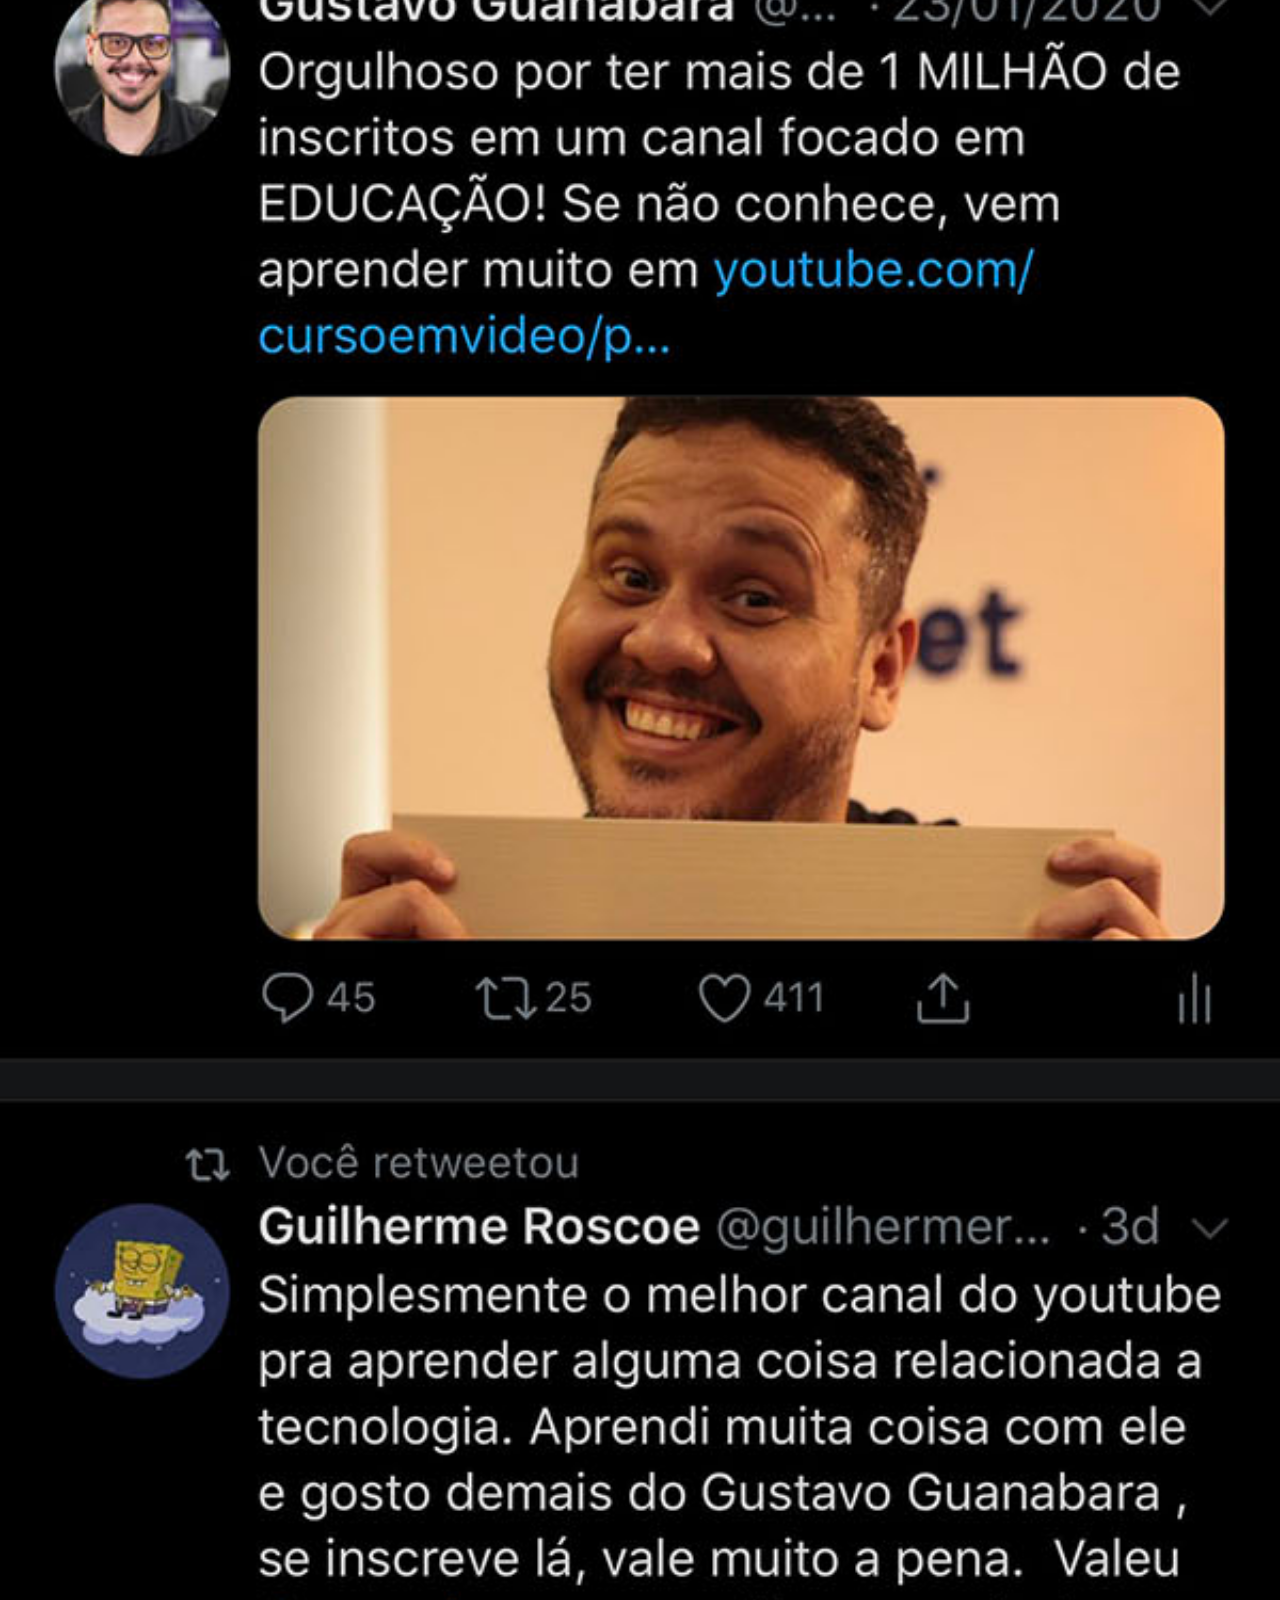
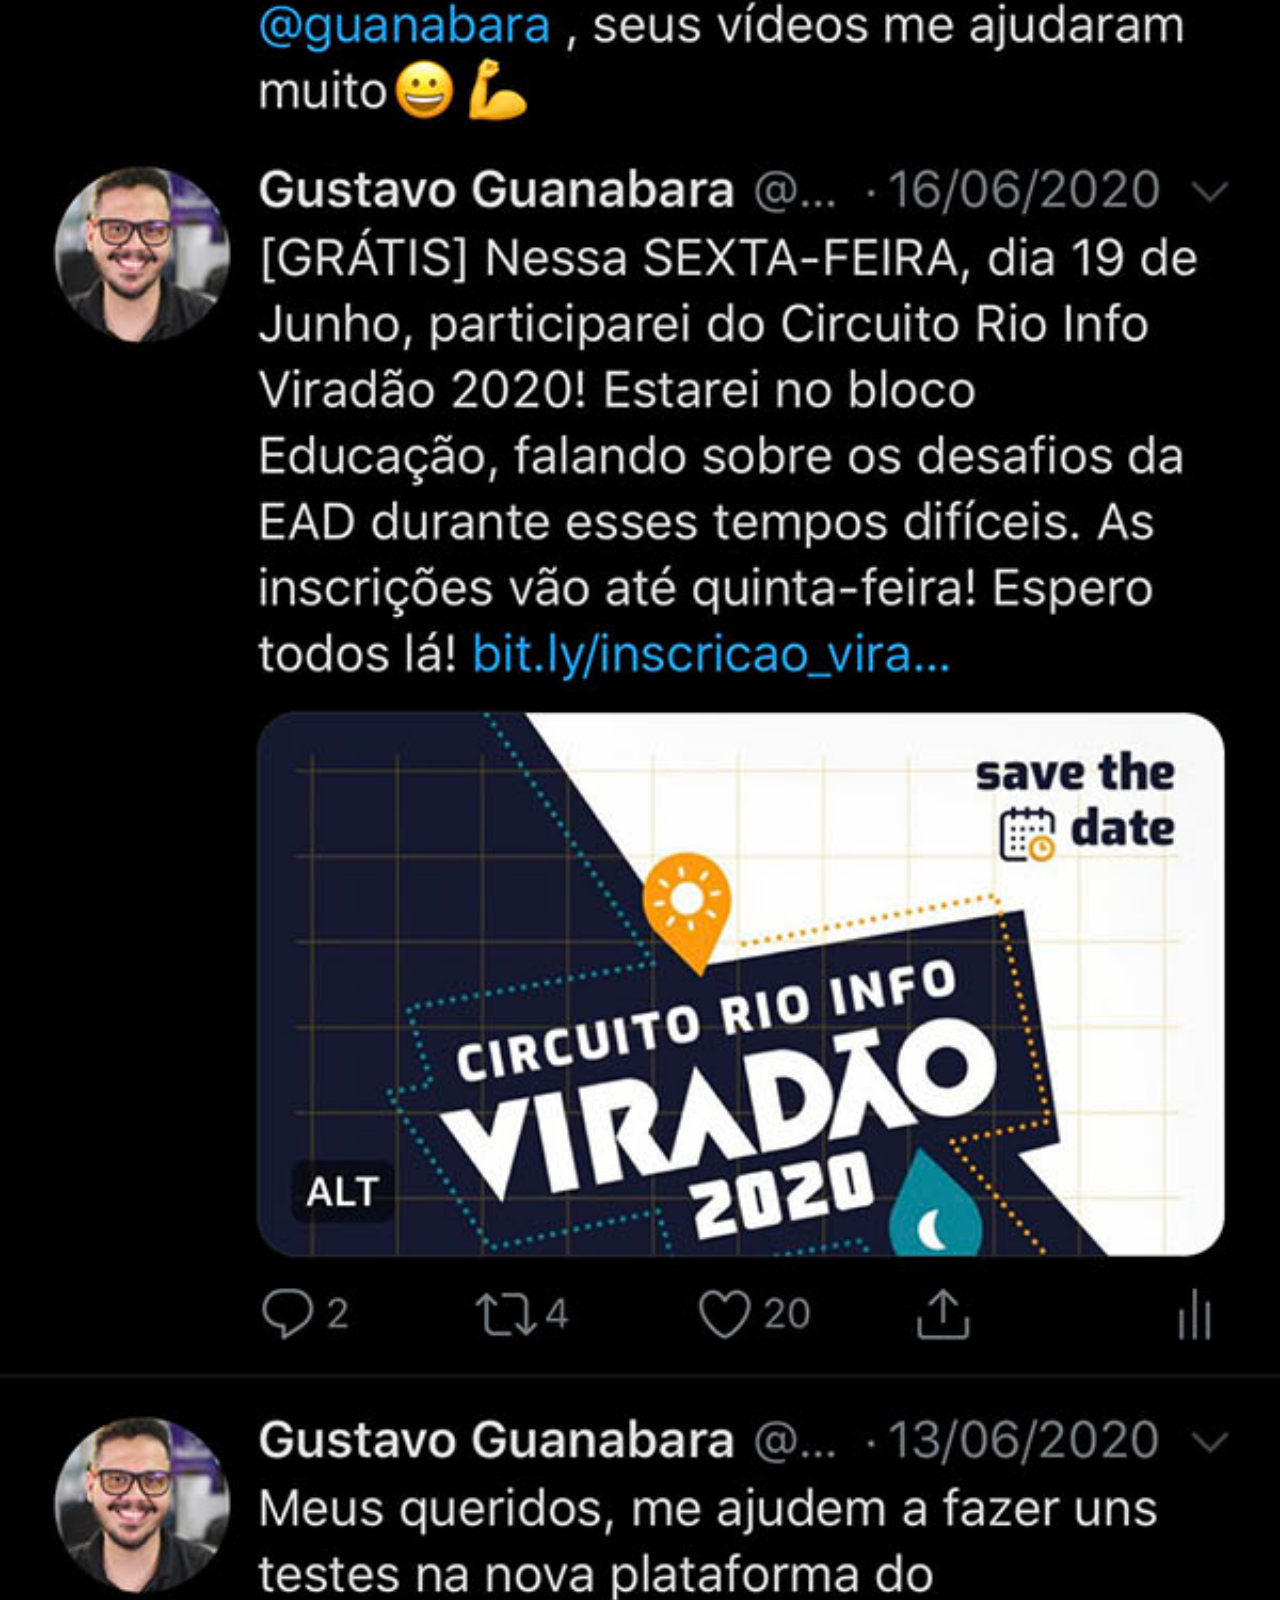
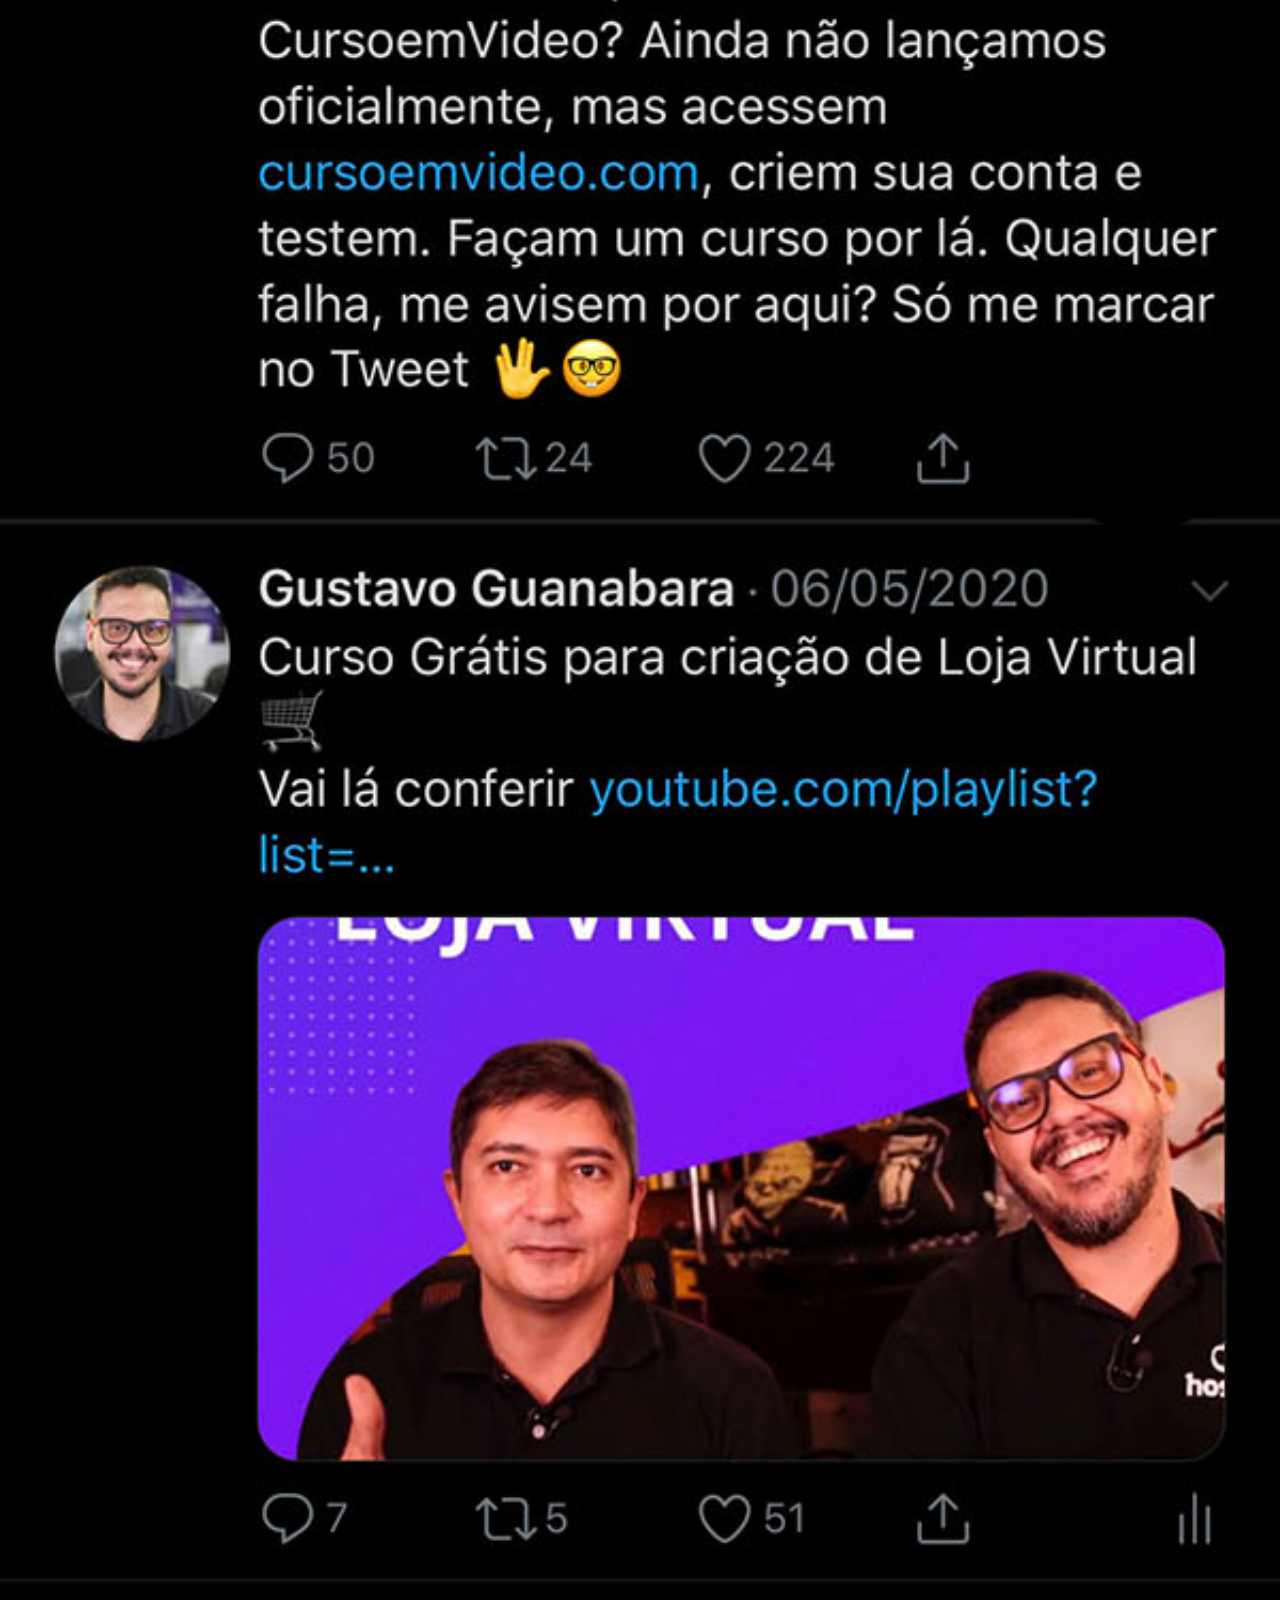
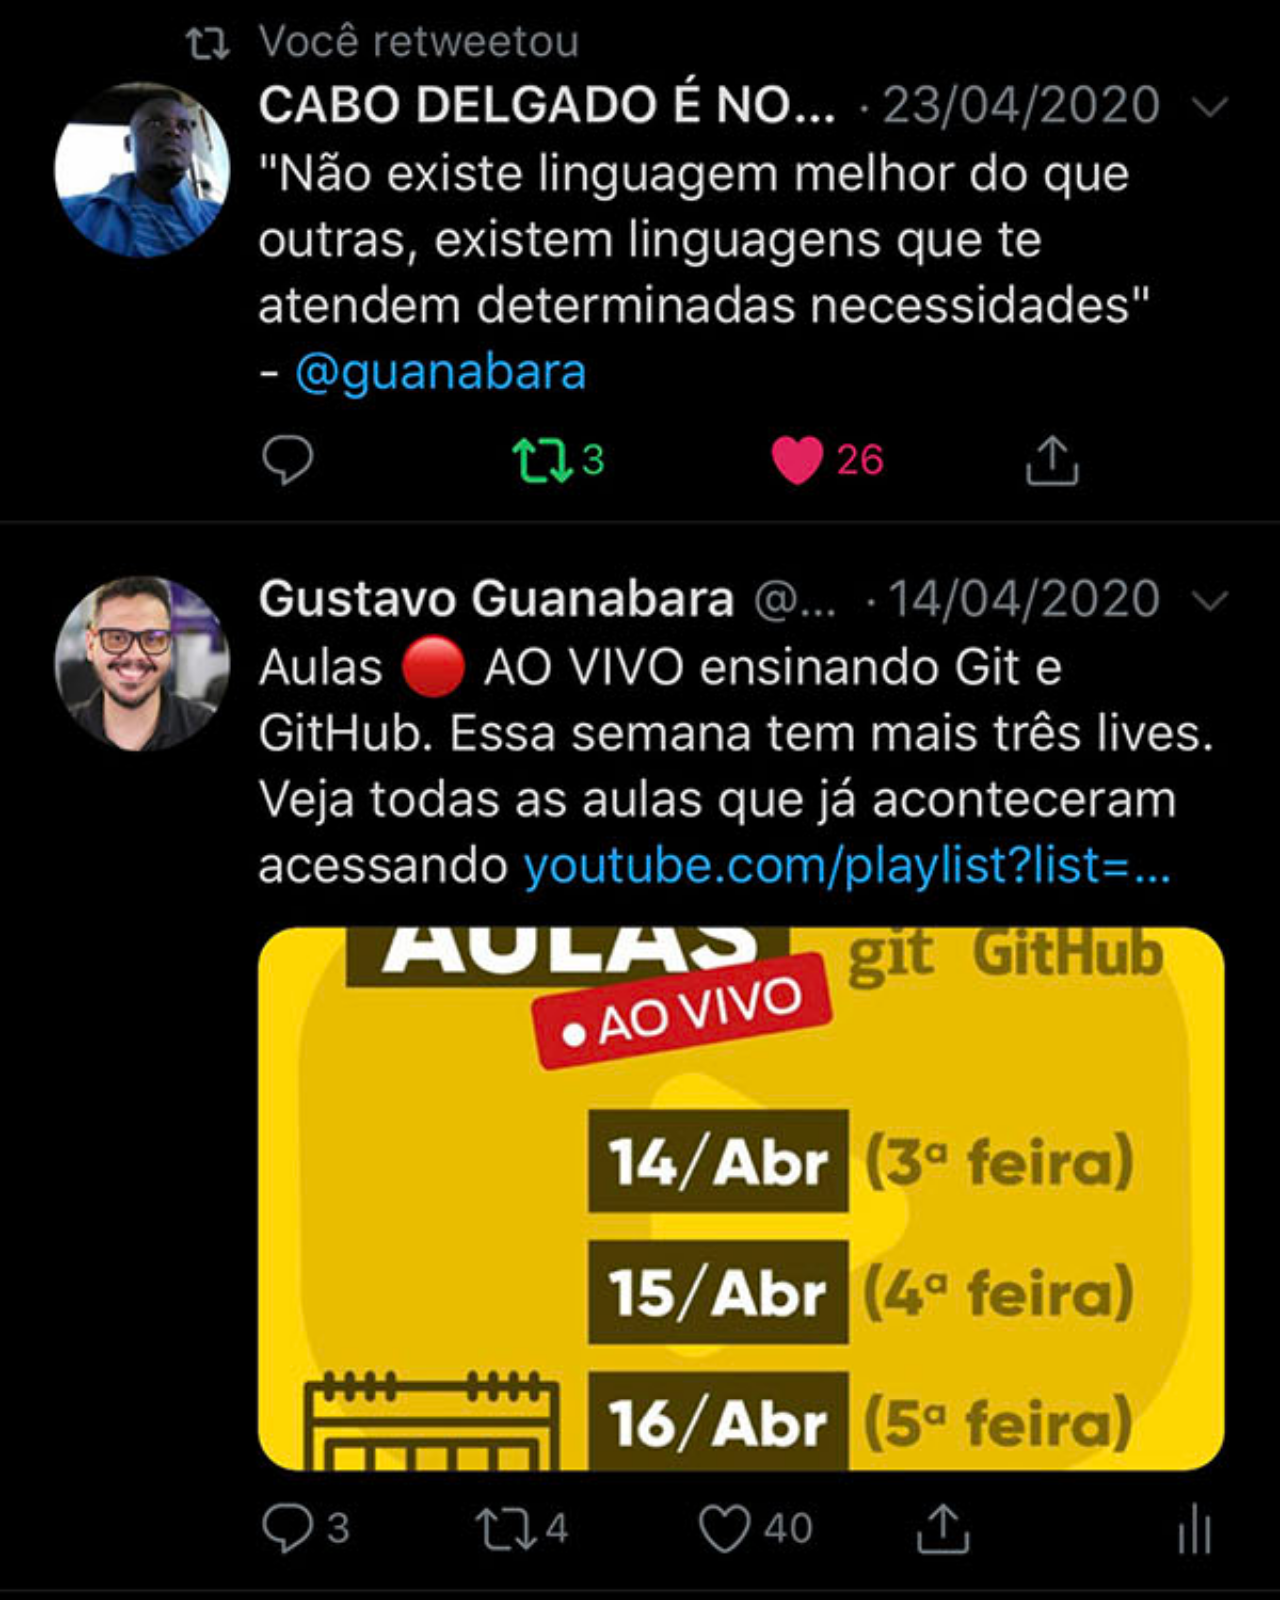
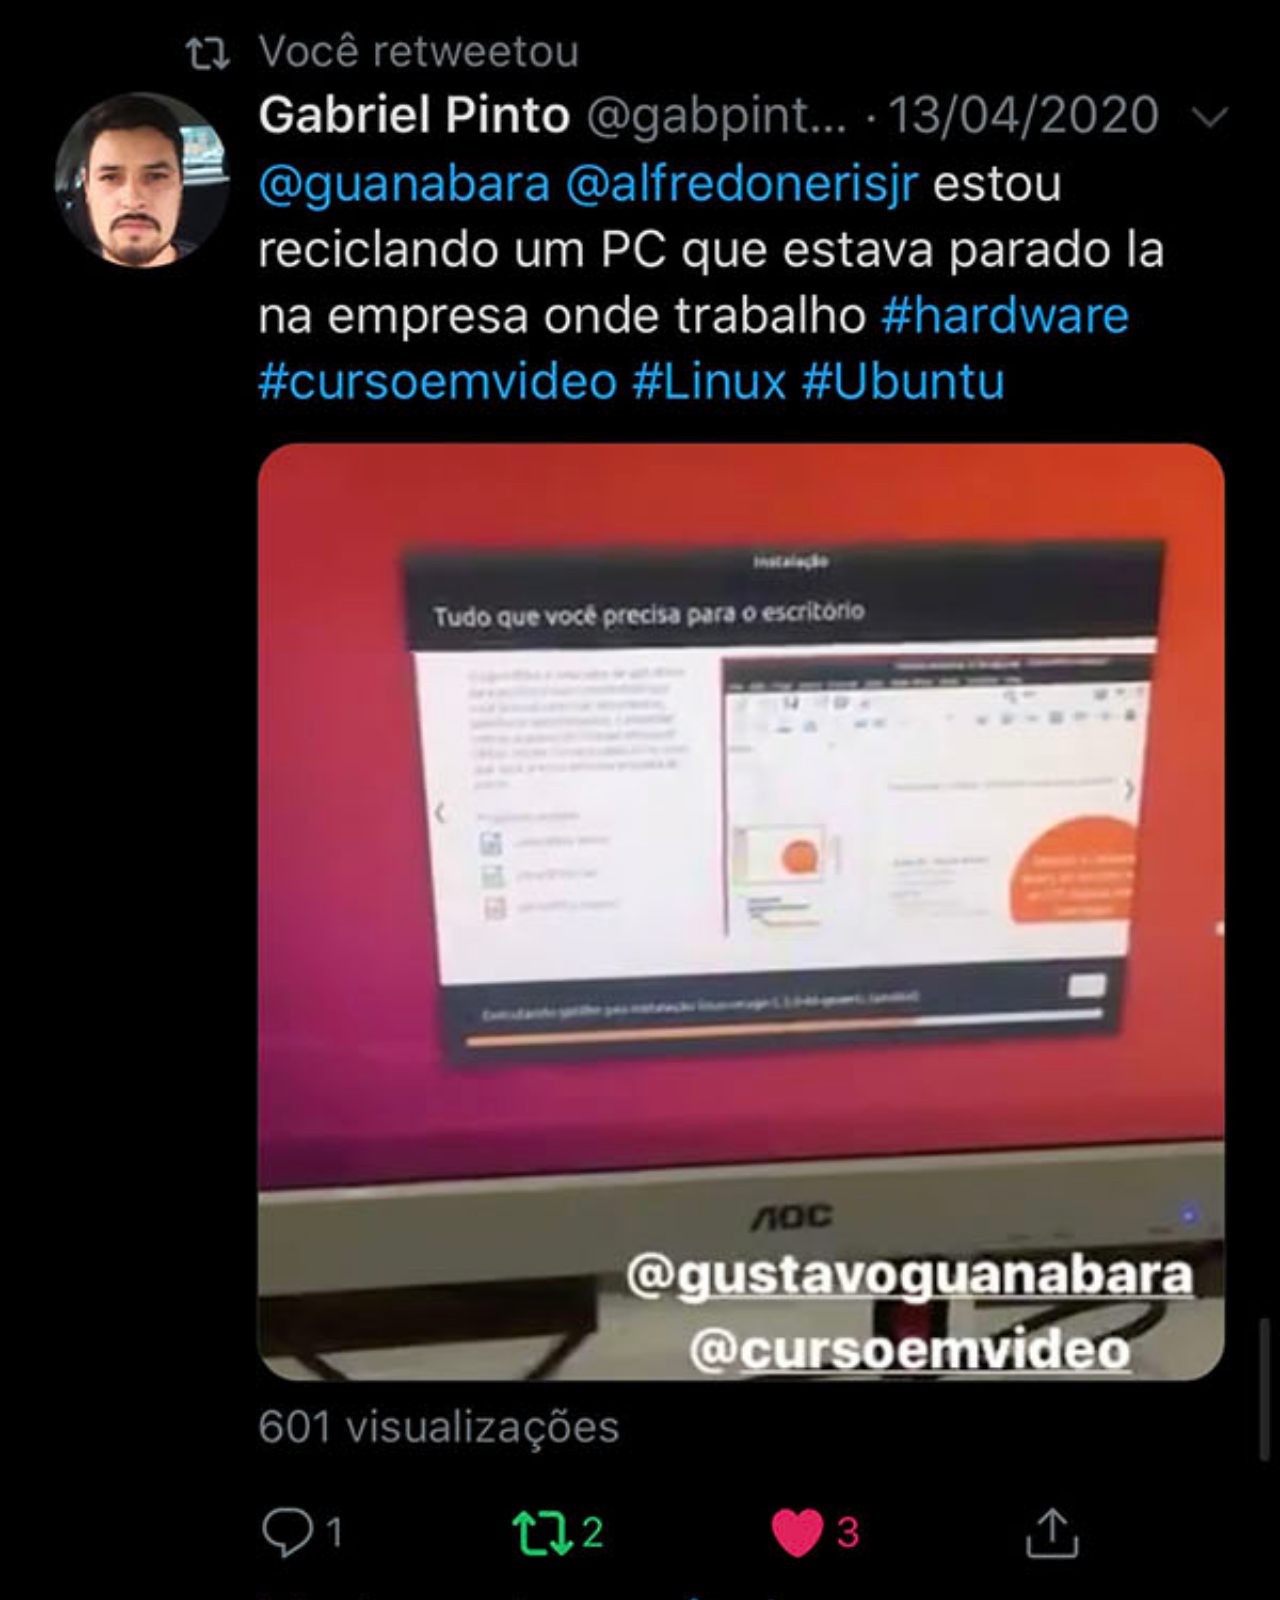
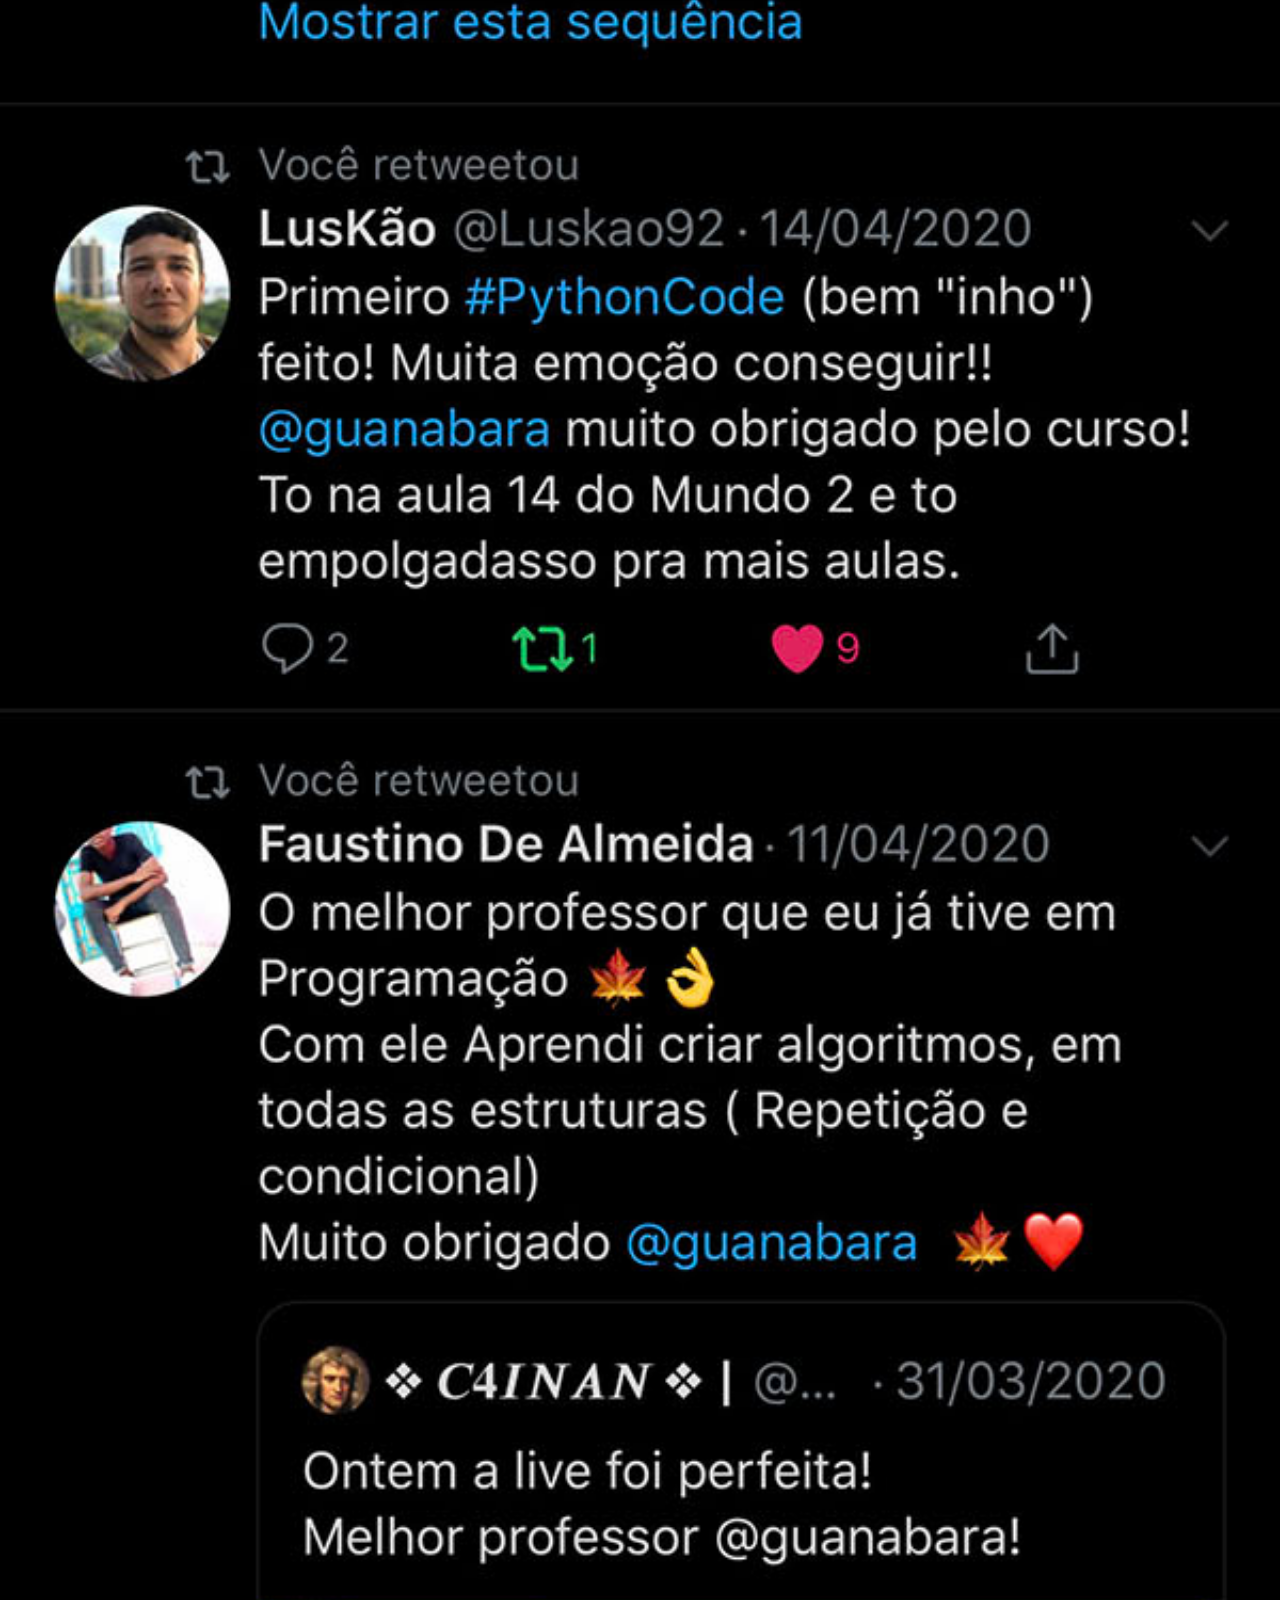
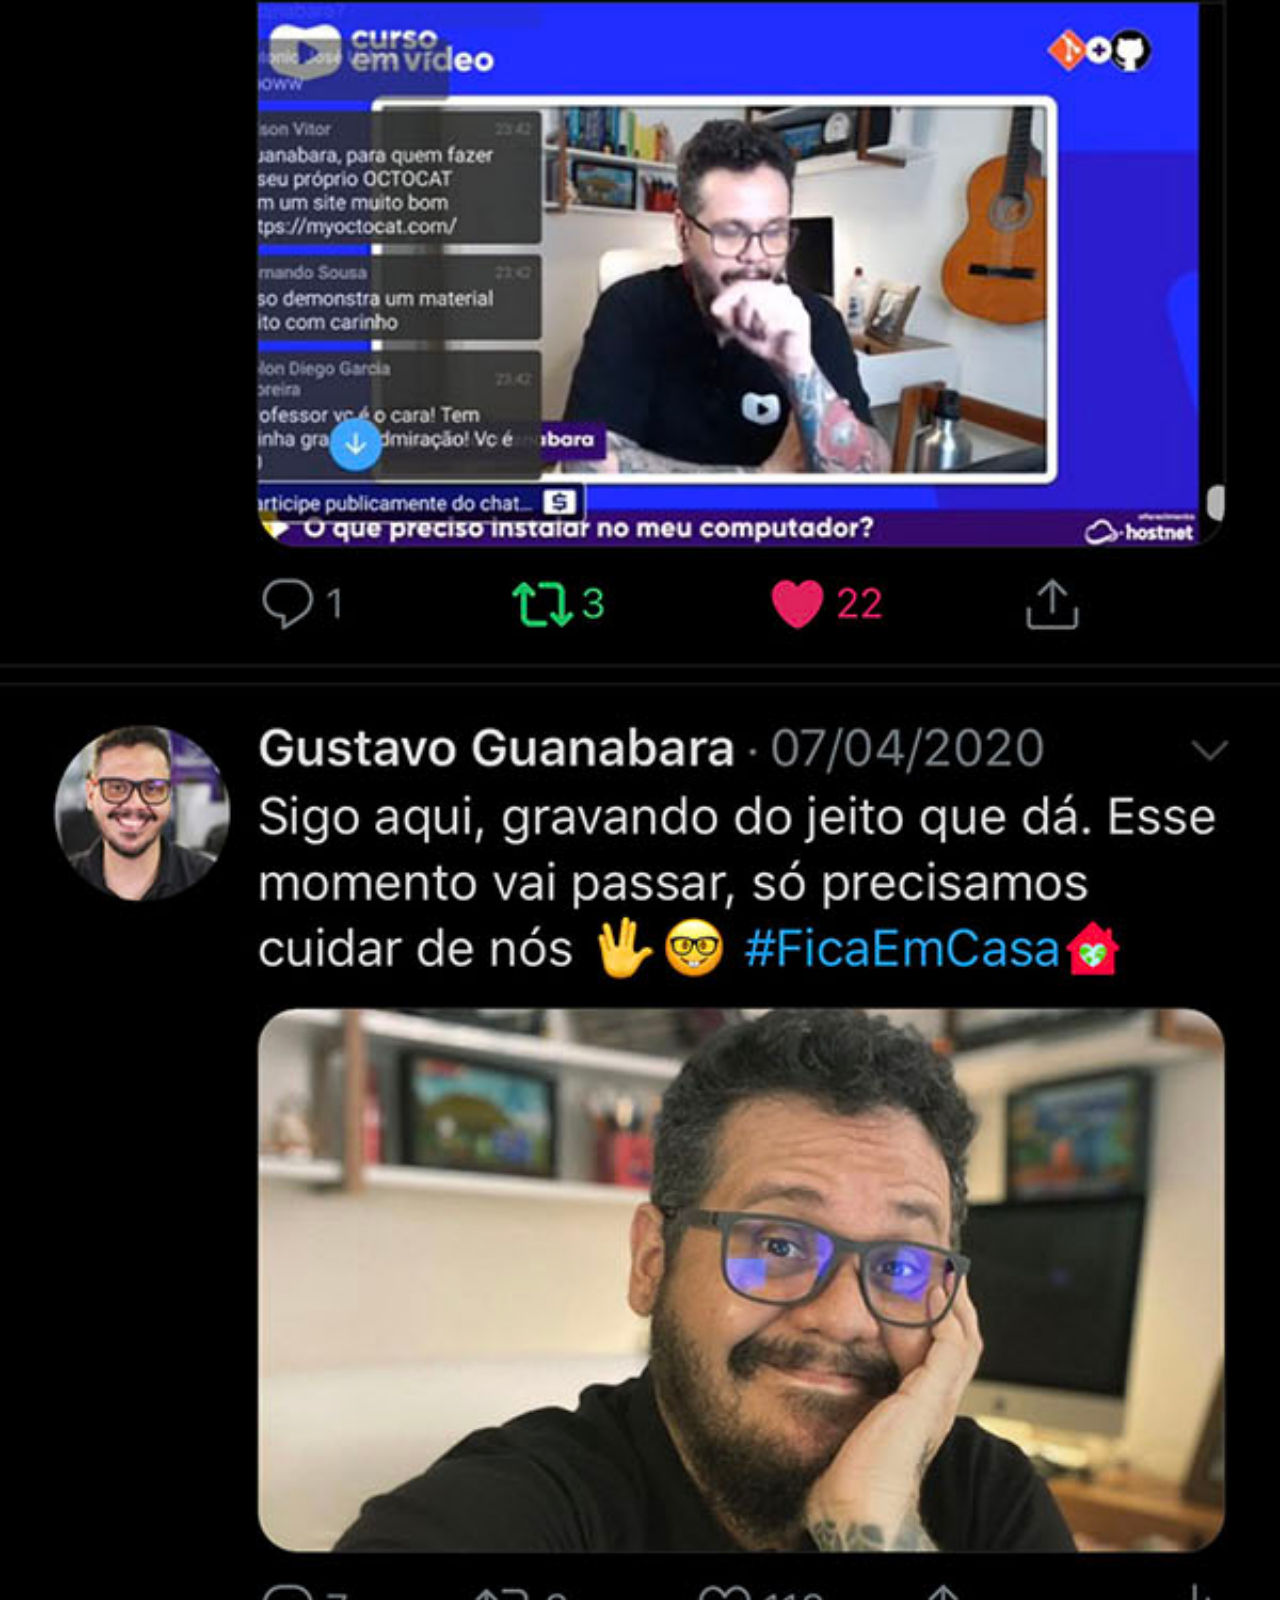
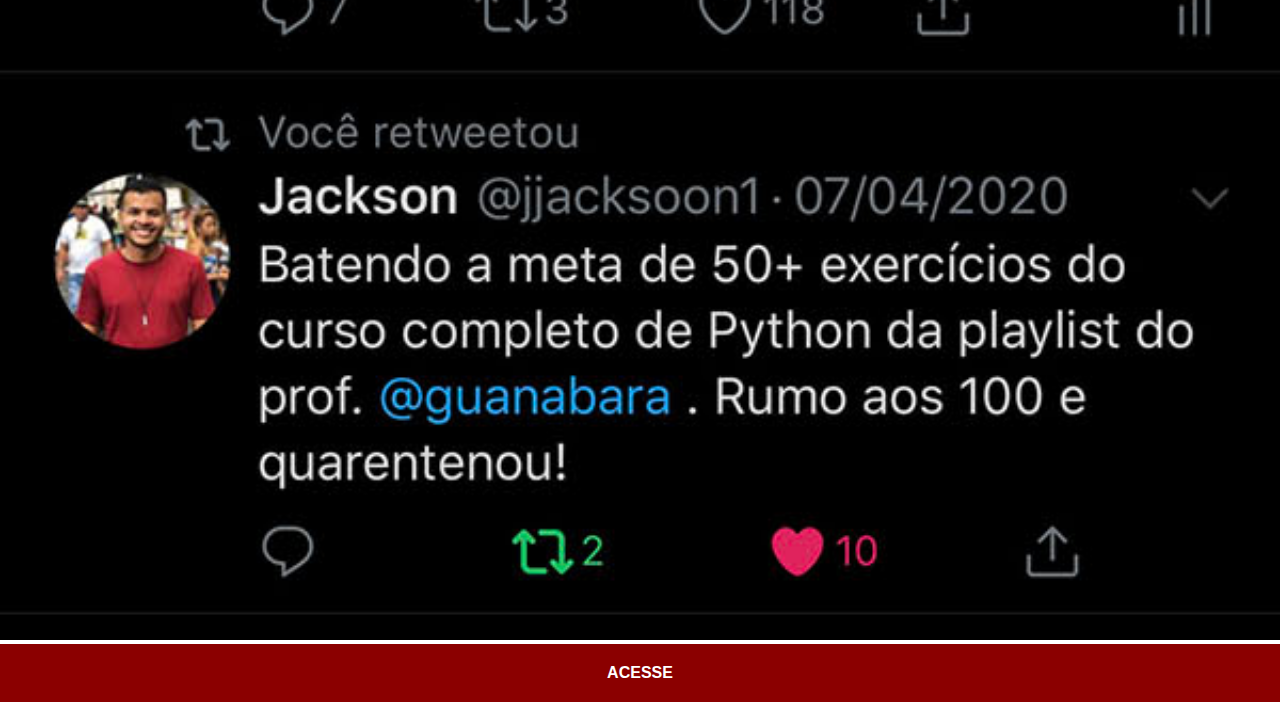
<file: redes-sociais/twitter.html>
<!DOCTYPE html>
<html lang="en">
<head>
    <meta charset="UTF-8">
    <meta http-equiv="X-UA-Compatible" content="IE=edge">
    <meta name="viewport" content="width=device-width, initial-scale=1.0">
    <link rel="stylesheet" href="estilos/social.css">
    <title>Twitter</title>
</head>
<body>
    <img src="imagens/tela-twitter.jpg" alt="Twitter">
    <a href="https://twitter.com/GuiSams_">ACESSE</a>
</body>
</html>
</file>
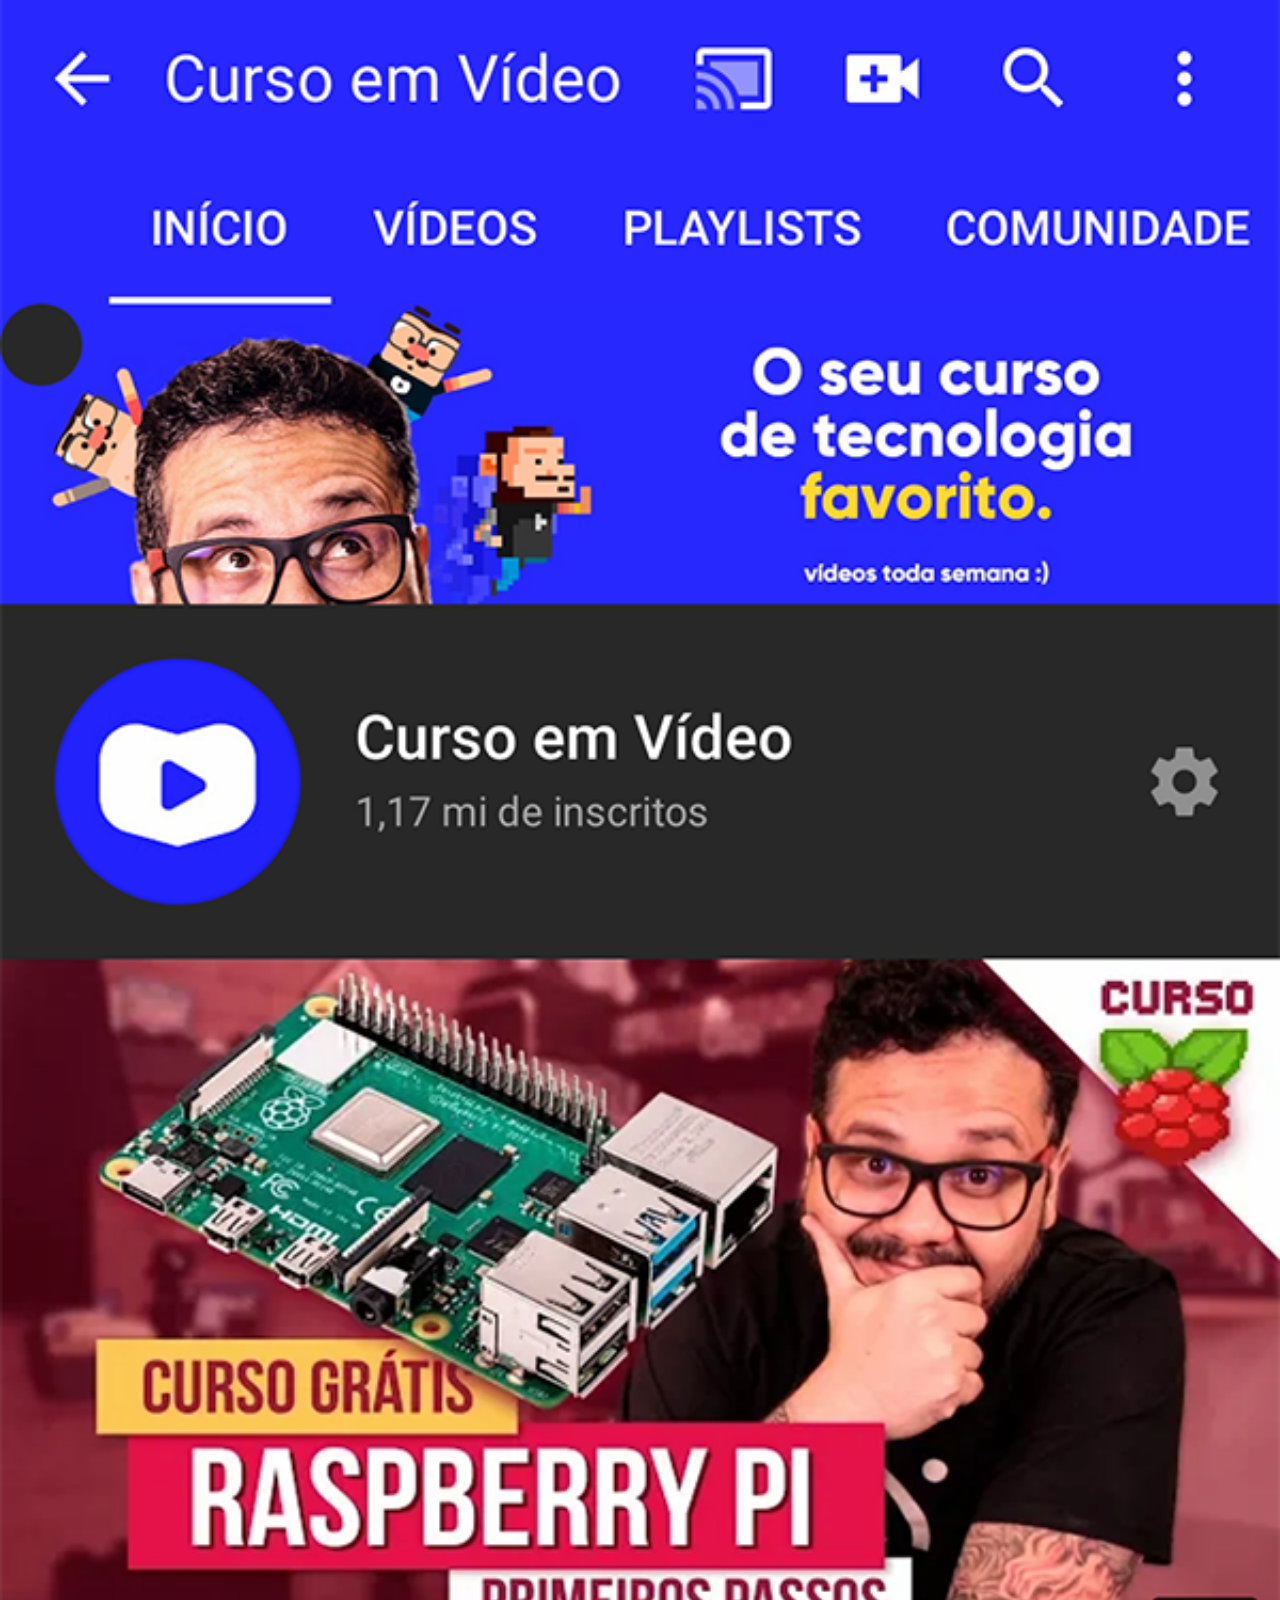
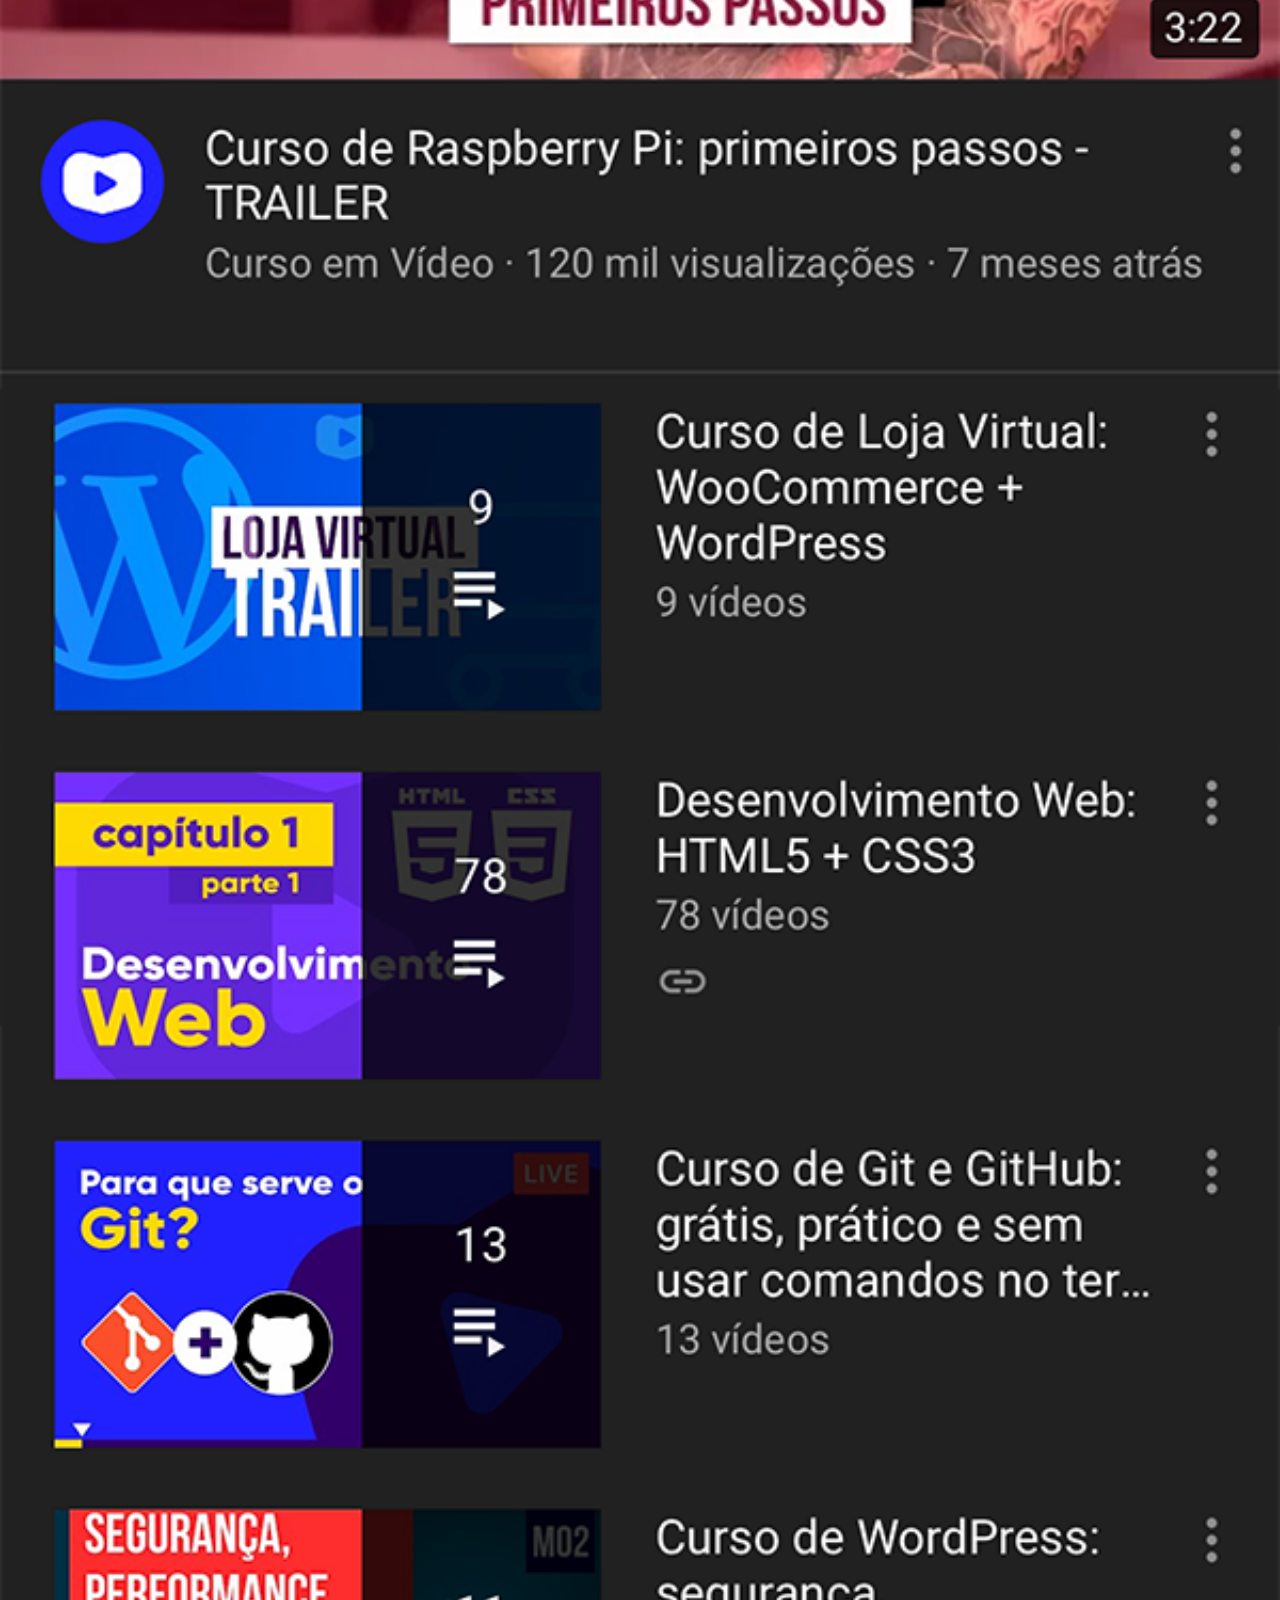
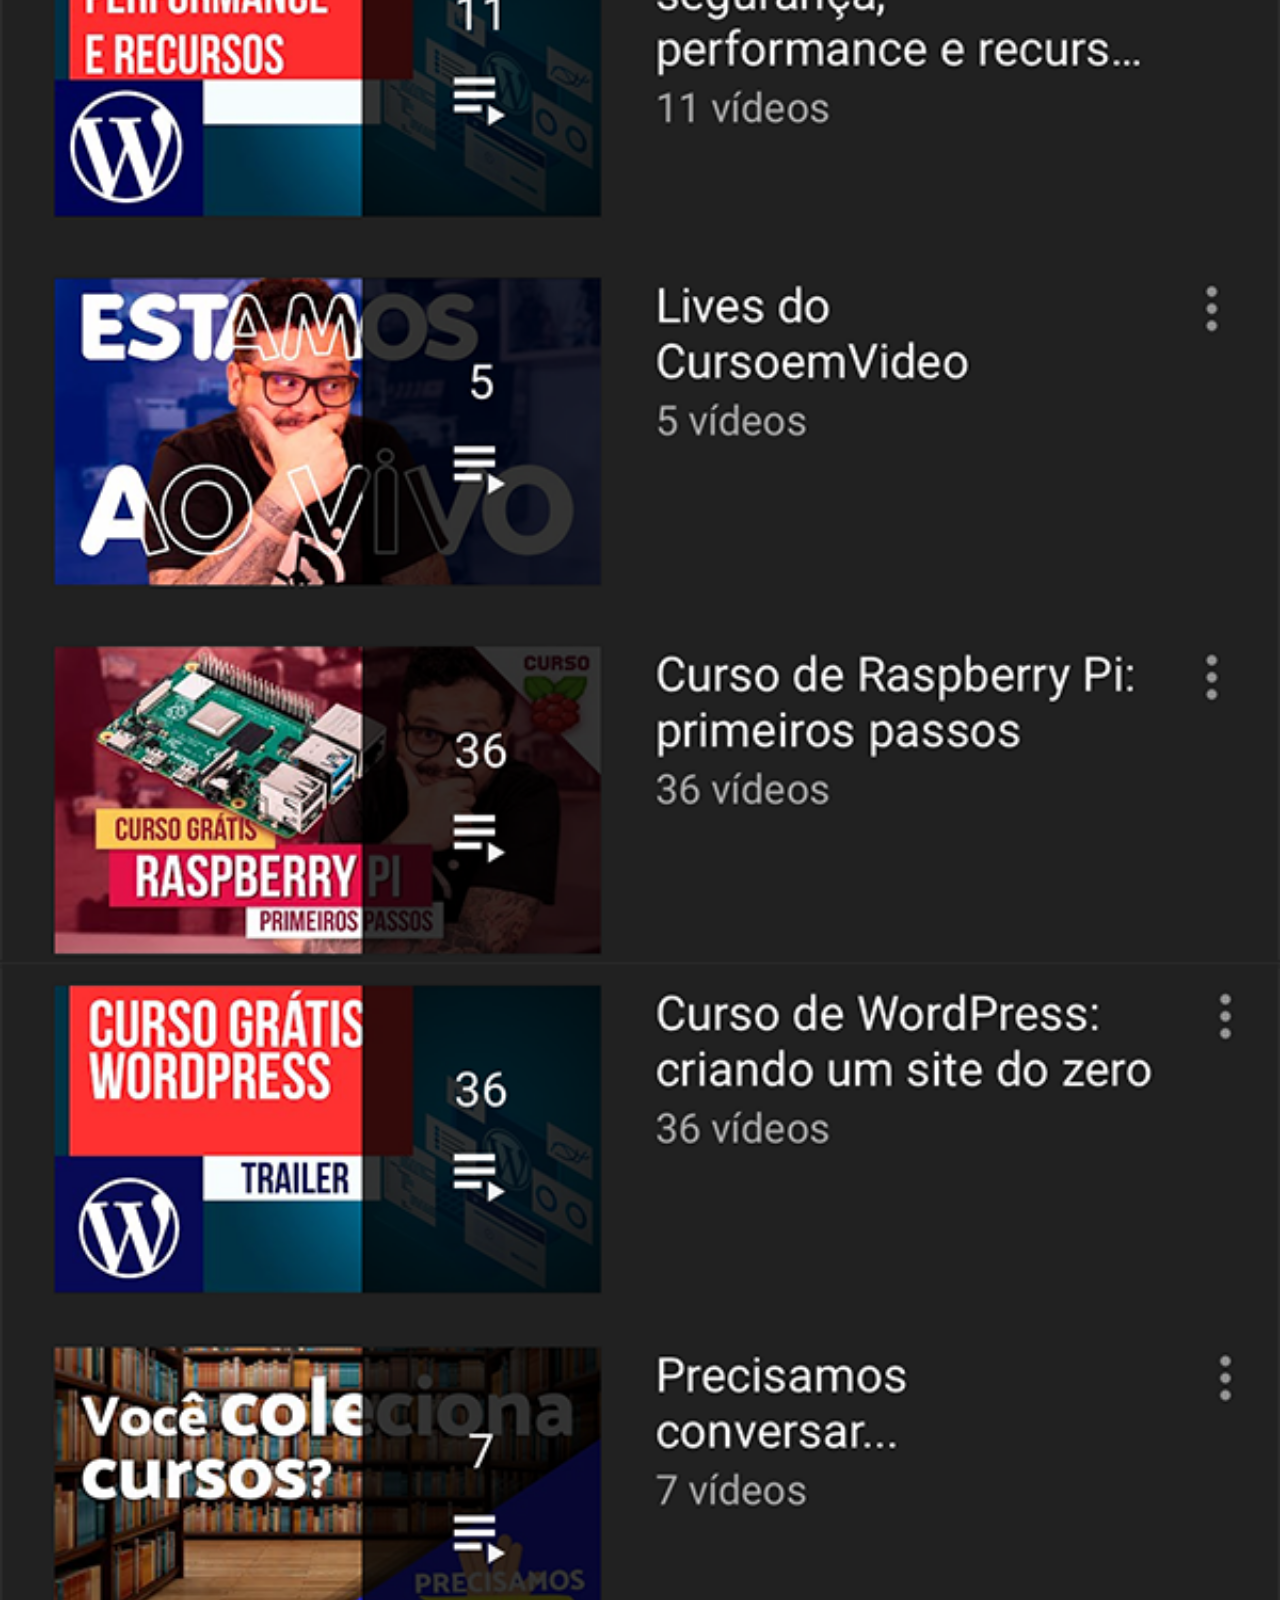
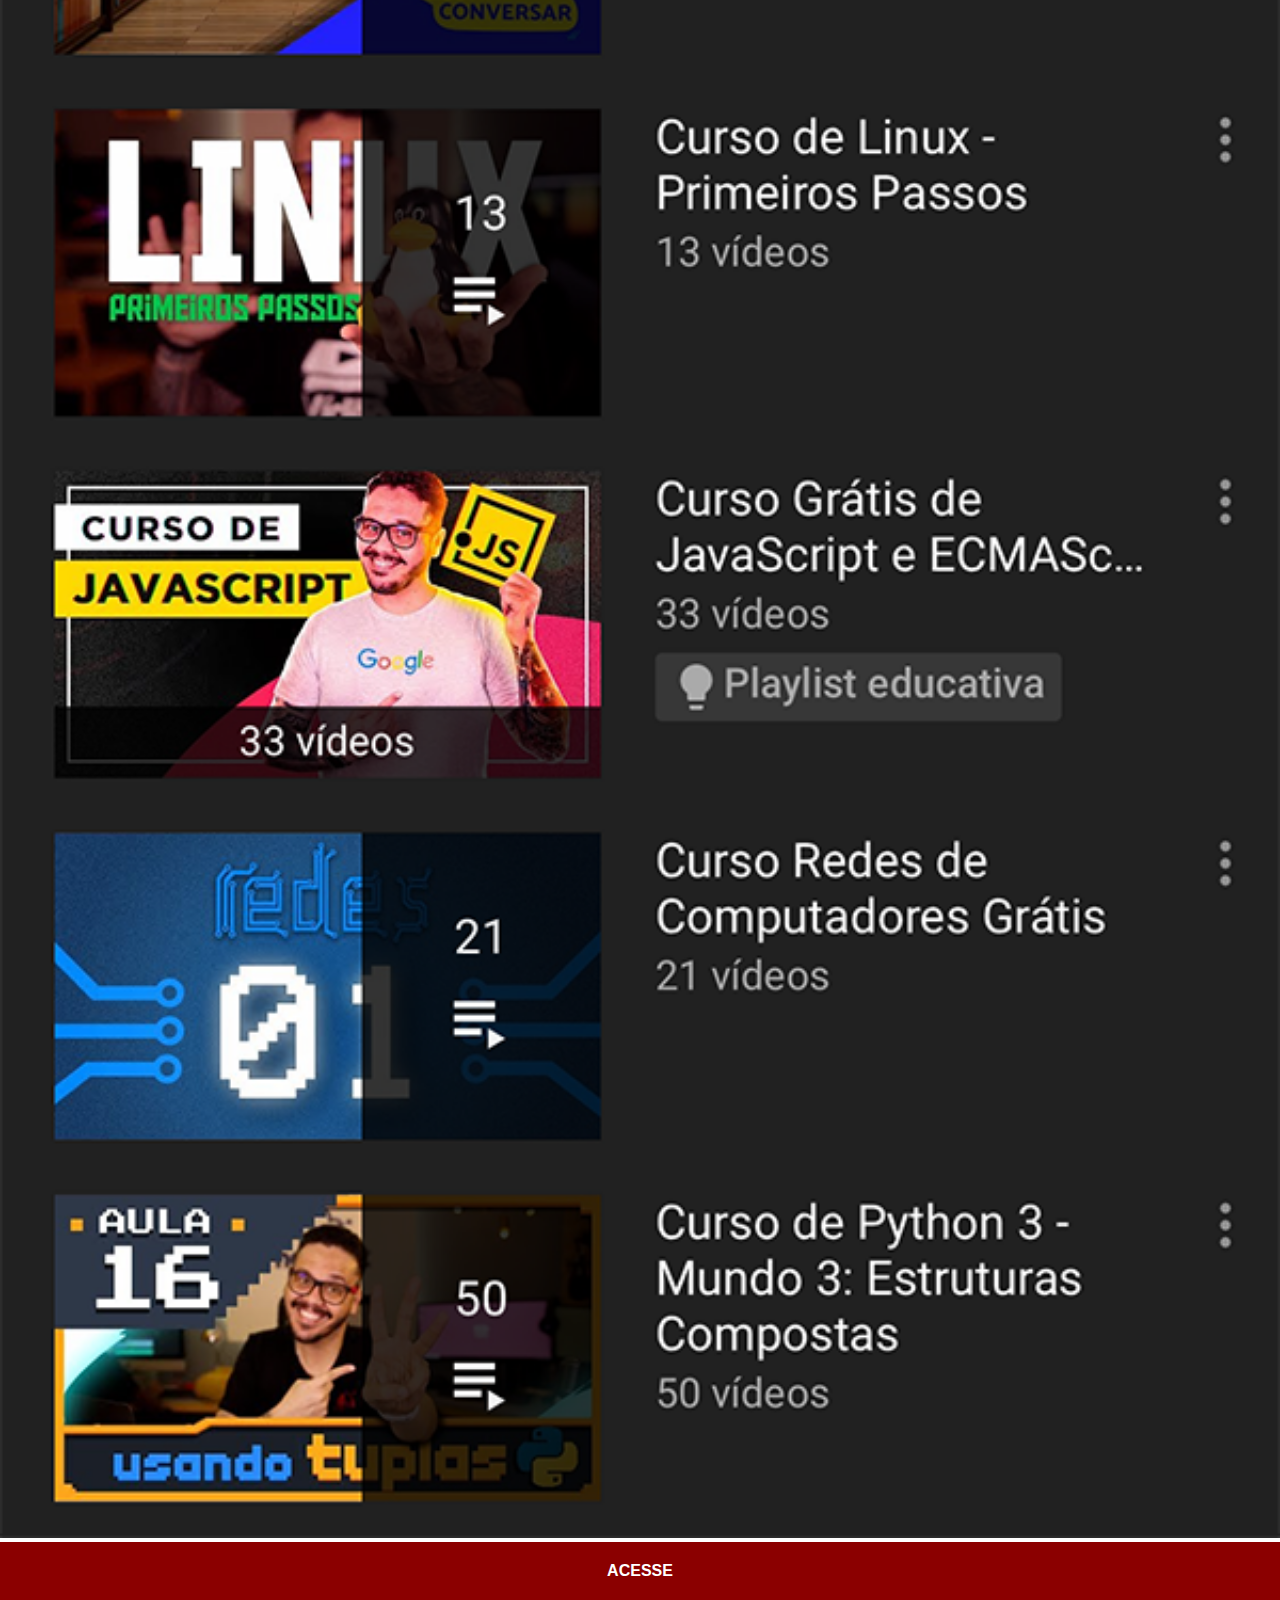
<file: redes-sociais/youtube.html>
<!DOCTYPE html>
<html lang="pt-br">
<head>
    <meta charset="UTF-8">
    <meta http-equiv="X-UA-Compatible" content="IE=edge">
    <meta name="viewport" content="width=device-width, initial-scale=1.0">
    <title>Youtube</title>
    <link rel="stylesheet" href="estilos/social.css">
</head>
<body>
    <img src="imagens/tela-youtube.png" alt="Youtube">
    <a href="https://www.youtube.com/@CursoemVideo/playlists" target="_blank">ACESSE</a>

</body>
</html>
</file>
<file: android/style.css>
@font-face {
    font-family: idroid;
    src: url(fonts/idroid.otf);
}


body {
    margin: 0px;
    background-color: #84E1AD;
}

header {
    padding-top: 30px;
    color: white;
    padding-bottom: 20px;
    text-align: center;
    background-image: linear-gradient(to bottom, #3BD17F, #1A5C38);
    box-shadow: -4px -1px 20px 1px black;
}

header h1 {
    font-family: 'Kaushan Script', cursive;
}

header h4 {
    font-family: Arial, Helvetica, sans-serif;
}

nav {
    padding-top: 10;
    padding-left: 20px;
    text-align: left;
    list-style-type: none;
}


nav a {
    color: white;
    text-decoration: none;
    margin: 7px;
}


nav a:hover {
    text-decoration: underline;
}

.conteudo {
    padding-top: 5px;
    margin-left: 150px;
    margin-right: 150px;
    padding-left: 30px;
    padding-right: 30px;
    background-color: white;
    border-bottom-left-radius: 14px;
    border-bottom-right-radius: 14px;
    box-shadow: 1px 4px 10px black;
    margin-bottom: 40px;
}

.parte1 {
    background-color: white;

}

.parte2 {
    background-color: white;
}

.conteudo h1 {
    font-family: idroid;
    color: #1A5C38;
}

.conteudo p {
    text-indent: 1.5rem;
}

.parte2 h2 {
    font-family: idroid;
    color: #1A5C38;
    background-image: linear-gradient(to left, #ffffff, #51db96);
}

.parte2 img {
    display: block;
    margin: auto;
}

.parte3 h2 {
    font-family: idroid;
    color: #1A5C38;
}

.parte3 img {
    display: block;
    margin: auto;
}

div.video {
    background-color: #1A5C38;
    margin: 0px -20px 30px -20px;
    padding: 20px;
    padding-bottom: 59%;
    position: relative;
}

div.video > iframe {
    position: absolute;
    top: 5%;
    left: 5%;
    width: 90%;
    height: 90%;
}

.parte4 h3{
    border-top-left-radius: 10px;
    border-top-right-radius: 10px;
    background-color: rgba(0, 128, 0, 0.658);
    padding-top: 10px;
    padding-bottom: 10px;
    padding-left: 5px;
    color: white;
}


.parte4 {
    background-color: #7ff1ec75;
    border-bottom-left-radius: 10px;
    border-bottom-right-radius: 10px;
    padding-bottom: 10px;


}

.parte4 p{
    padding-left: 5px;
    
}

.parte4 a {
    text-decoration: none;
}

.parte4 li {
    list-style-type: none;
}

.coluna1{
    align-items: center;
    display: inline-block;
    width: 30%;
    justify-content: space-between;
    padding-left: 10px;
}

.coluna2{
    align-items: center;
    display: inline-block;
    width: 30%;
    justify-content: space-between;
}

.final {
    padding-bottom: 10px;
}

.footer-bottom {
    padding-top: 1px;
    padding-bottom: 1px;
    text-align: center;
    background-color: #1A5C38;
    color: white;
}

/*@media only screen and (max-width: 1230px) {
    #video {
        width: 100%;
    }
}

@media only screen and (max-width: 1233px) {
    #video {
        width: 90%;
    }
}

@media only screen and (max-width: 938px) {
    #video {
        width: 80%;
        height: 80%;
    }
}*/

@media only screen and (max-width: 759px) {
    .conteudo {
        margin-left: 0px;
        margin-right: 0px;
    }
}

@media only screen and (max-width: 465px) {
    #robopq {
        background-color: #1A5C38;
    }
}

@media only screen and (max-width: 280px) {
    body {
        margin-right: -50px;
    }
}
</file>
<file: cordel-moderno/style.css>
* {
    padding: 0;
    margin: 0;
 }

body {
   font-family: Verdana, Geneva, Tahoma, sans-serif;
   min-height: 100vh;
}
header {
    background-color: black;
    text-align: center;
    color: white;
 }

 header h1{
   padding-top: 50px;
    font-size: 7vw;
    font-family: 'Passion One', cursive;
    font-variant: small-caps;
    font-weight: bold;
 }

 header > p {
   padding-bottom: 50px;
 }

 #link > a {
   text-decoration: none;
   color: white;

 }

 #link > a:hover {
   text-decoration: underline;
   
 }
   
 section {
   padding-top: 10vh;
   padding-bottom: 10vh;
   line-height: 2em;
   padding-left: 30px;
 }

 section > p {
    color: rgb(0, 0, 0);
    font-size: 3vw;
    line-height: 2.5em;
    font-weight: 600;
    font-family: 'Sriracha', cursive;
 }

 #image1 {
    background-image: url(imagens/background001.jpg);
 }

 #image2 {
    background-image: url(imagens/background002.jpg);
 }
 
.image_with_background > p{
    color: white;
    background-color: rgba(0, 0, 0, 0.452);
    width: 50%;
    padding-left: 1vw;   
}

.image_with_background {
   padding-bottom: 40px;
   background-position: 100% 50%;
   background-attachment: fixed;
   background-size: cover;
}

 .icons > li{
   display: flex;
   padding-top: 5vh;
   justify-content: center;
   background-color: black;
 }

 .icons li {
   display: flex;
 }

 .icons ul{
   display: flex;
   list-style: none;
   background-color: gray;
   border-radius: 10px;
   margin: 2vw;
 }

 .icons ul:hover {
   background-color: rgb(185, 173, 173);
 }

.icons > p {
   background-color: black;
   text-align: center;
   color: white;
   padding-bottom: 5vh;
   font-size: 1.2vw;
}

.icons a {
   text-decoration: none;
}

.icons a:hover {
   text-decoration: underline;
}
</file>
<file: projeto-login/estilos/style.css>
@charset "UTF-8";

/*
    Paleta de Cores
    Verde: #49a09d
    Lilás: #5f2c82
*/

* {
    font-family: system-ui, -apple-system, BlinkMacSystemFont, 'Segoe UI', Roboto, Oxygen, Ubuntu, Cantarell, 'Open Sans', 'Helvetica Neue', sans-serif;
    padding: 0;
    margin: 0;
    box-sizing: border-box;
}

body, html {
    background-color: #5f2c82;
    height: 100vh;
    width: 100vw;
}

main {
    position: relative;
    height: 100vh;
    width: 100vw;
}

section#login {
    position: absolute;
    top: 50%;
    left: 50%;
    background-color: white;
    width: 250px;
    height: 520px;
    border-radius: 20px;
    overflow: hidden;
    box-shadow: 0px 0px 10px rgba(0, 0, 0, 0.411);
    transition-timing-function: ease;
    transition: width 0.4s, height 0.4s;
    transform: translate(-50%, -50%);
}

section#login > div#imagem {
    display: block;
    background: #5f2c82 url(../imagens/pexels-scott-webb-139198.jpg);
    background-size: cover;
    background-repeat: no-repeat;
    background-position: center bottom;
    height: 200px;
}

section#login > div#formulario {
    display: block;
    padding: 10px;
}

div#formulario > h1 {
    text-align: center;
    margin-bottom: 10px;
}

div#formulario > p {
    font-size: 0.8em;
}

form > div.campo {
    background-color: #5f2c82;
    width: 100%;
    display: block;
    height: 40px;
    border-radius: 8px;
    margin: 5px 0px;
    border: 2px solid #5f2c82;
}

div.campo > i {
    color: white;
    /*background-color: black;*/
    font-size: 2em;
    width: 40px;
    padding: 5px;
}

div.campo > input {
    width: calc(100% - 45px);
    background-color: #49a09d;
    font-size: 1em;
    height: 99%;
    border-radius: 8px;
    border: 0px;
    transform: translateY(-11px);
}

div.campo > input:focus-within {
    background-color: white;
    border: 0px;
}

label {
    display: none;
}

form > input[type=submit] {
    display: block;
    font-size: 1em;
    width: 100%;
    height: 40px;
    background-color: #49a09d;
    color: white;
    border: none;
    border-radius: 5px;
}

form > input[type=submit]:hover {
    background-color: #165250;
    cursor: pointer;
}

form > a.botao {
    display: block;
    text-align: center;
    font-size: 1em;
    width: 100%;
    height: 40px;
    background-color: #ffffff;

    margin-top: 5px;
    padding-top: 7px;
    border: 1px solid #49a09d;
    border-radius: 5px;
    text-decoration: none;
    color: #155856;
}

form > a.botao > i {
    font-size: 0.8em;
}

form > a.botao:hover {
    color: white;
    background-color: #328885;
}

::placeholder {
    padding-left: 7px;
}
</file>
<file: projeto-login/estilos/media-queries.css>
@charset "UTF-8";

/* 
Pequenas telas: até 600px
Celular: 600px até 768px
Tablet: 768px até 992
Desktop: 992px até 1200px
Grandes telas: acima de 1200px
*/

@media screen and (min-width: 768px) and (max-width: 992px){
    body {
        background-image: linear-gradient(to top, #49a09d, #5f2c82);
    }

    section#login {
        height: 280px;
        width: 90vw;
    }

    section#login {
        position: relative;
    }

    section#login > div#imagem {
        width: 30%;
        height: 100%;
        position: absolute;
        float: left;
    }

    section#login > div#formulario {
        position: relative;
        float: right;
        width: 70%;
    }
}

@media screen and (min-width: 992px){
    body {
        background-image: linear-gradient(to top, #49a09d, #5f2c82);
    }

    section#login {
        width: 950px;
        height: 350px;
    }

    section#login > div#imagem {
        float: right;
        width: 50%;
        height: 100%;
    }

    section#login > div#formulario {
        float: left;
        width: 50%;
    }

    div#formulario > p {
        margin: 20px 0px;
        font-size: 1.2em;
    }

    div#formulario > h1 {
        font-size: 2em;
    }
}
</file>
<file: redes-sociais/estilos/social.css>
* {
    padding: 0;
    margin: 0;
    font-family: Arial, Helvetica, sans-serif;
}

::-webkit-scrollbar {
    width: 0px;
    height: 0px;
}
img {
    width: 100vw;
}

a {            
    display: block;
    padding: 20px;
    background-color: darkred;
    text-align: center;
    font-weight: bolder;
    text-decoration: none;
    color: white;
}

a:hover {
    background-color: red;
}
</file>
